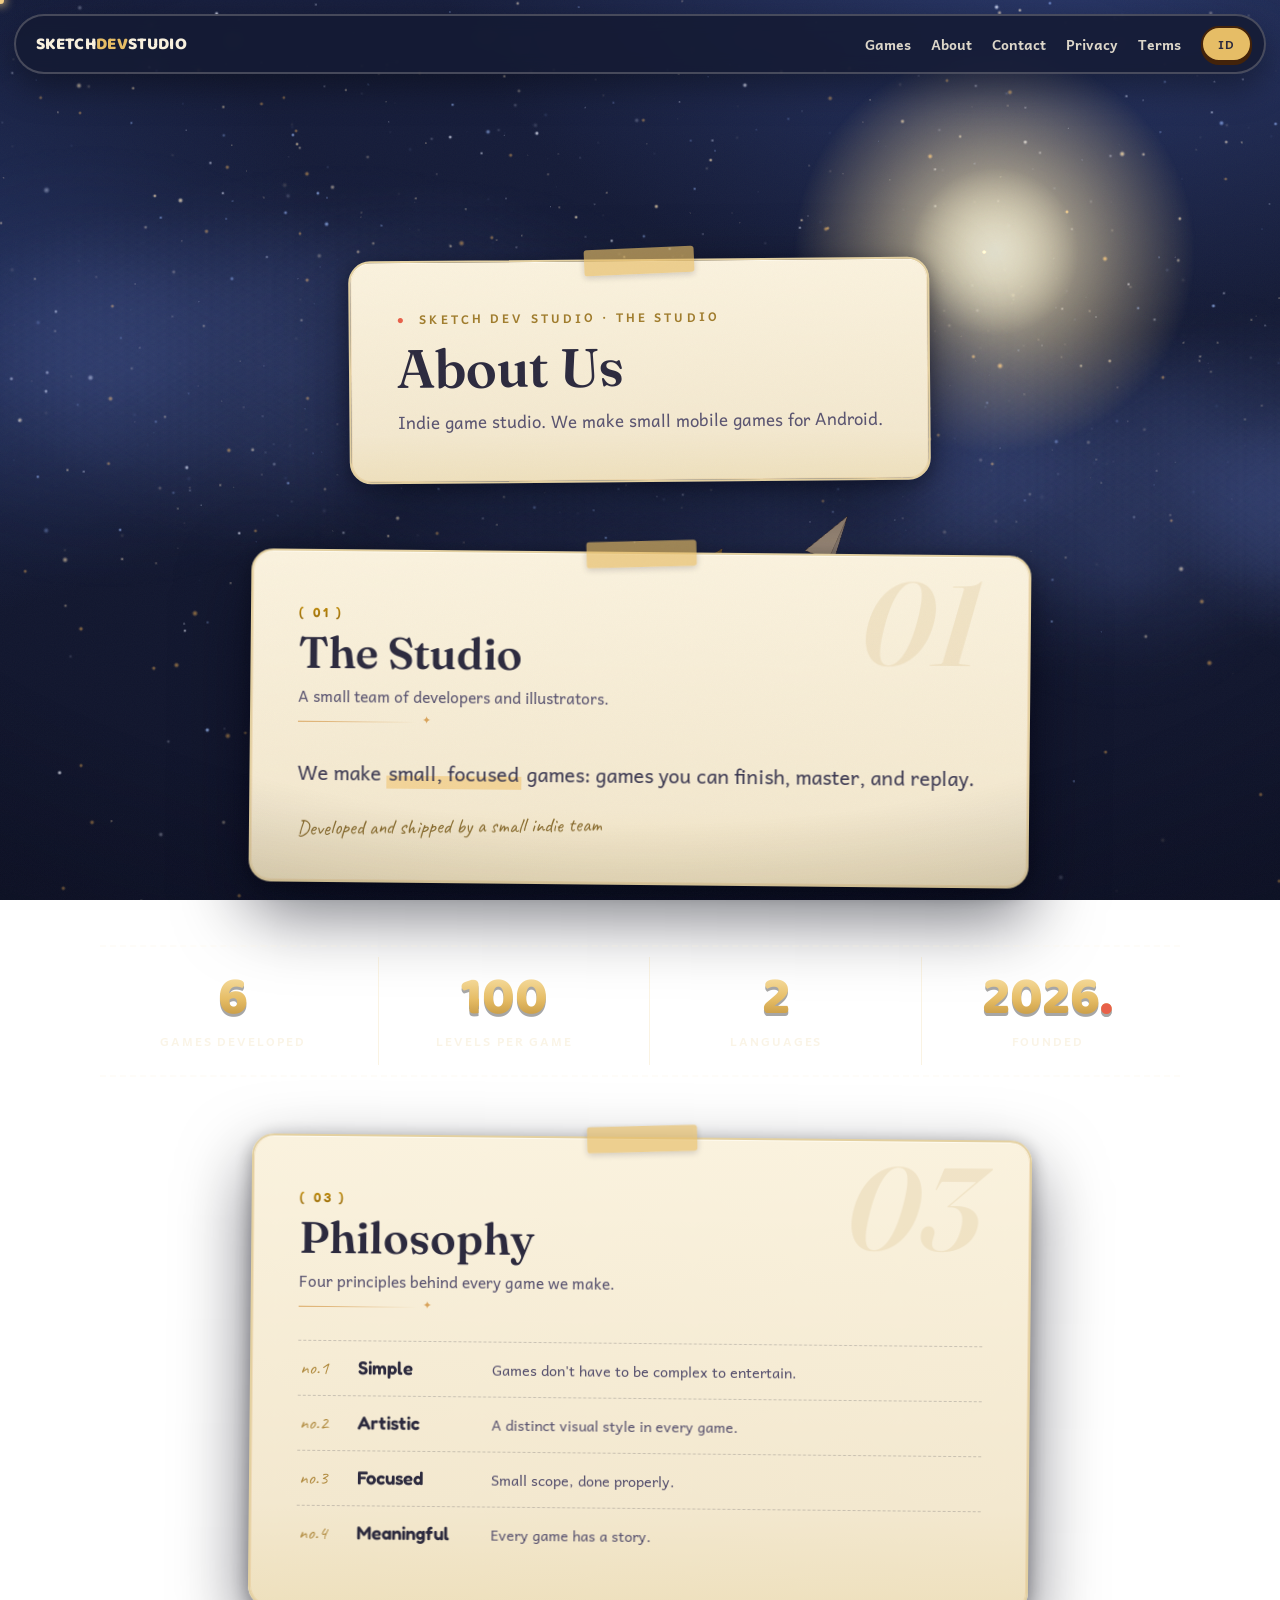
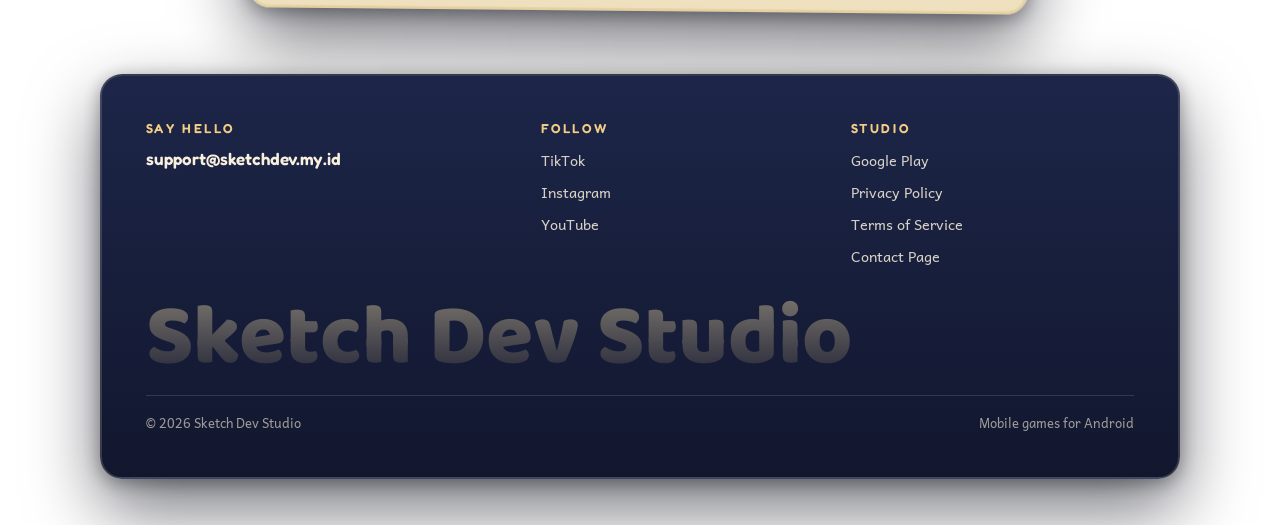
<file: about/index.html>
<!DOCTYPE html>
<html lang="en">
<head>
<meta charset="utf-8">
<meta name="viewport" content="width=device-width, initial-scale=1">
<title>About | Sketch Dev Studio</title>
<meta name="description" content="Sketch Dev Studio is an indie game studio making mobile games for Android: Letter Rain, Letter Snake, Numerik Crisis, Number Rain, Number Snake, Meowdoku.">
<link rel="icon" type="image/png" sizes="32x32" href="/favicon-32.png">
<link rel="apple-touch-icon" href="/apple-touch-icon.png">
<link rel="preconnect" href="https://fonts.googleapis.com">
<link rel="preconnect" href="https://fonts.gstatic.com" crossorigin>
<link href="https://fonts.googleapis.com/css2?family=Andika:ital,wght@0,400;0,700;1,400&family=Baloo+2:wght@600;700;800&family=Caveat:wght@600;700&family=Fredoka:wght@500;600;700&family=Fraunces:ital,opsz,wght@0,9..144,600;0,9..144,700;1,9..144,500;1,9..144,600&display=swap" rel="stylesheet">
<link rel="stylesheet" href="/assets/site.css?v=12">
<script type="importmap">
{ "imports": { "three": "/vendor/three.module.min.js" } }
</script>
</head>
<body>
<div id="loader" aria-hidden="true">
  <div class="ld-mark">
    <svg width="64" height="52" viewBox="0 0 54 44"><path class="ld-trail" d="M6 6 L26 15 L10 16 L28 24 L12 26 L30 33" stroke="#e6bd66" stroke-width="5" stroke-linecap="round" fill="none"/><path class="ld-star" d="M40 12 l3.2 6.6 7.3 1 -5.3 5.1 1.3 7.2 -6.5 -3.5 -6.5 3.5 1.3 -7.2 -5.3 -5.1 7.3 -1 Z" fill="#f2cd85" stroke="#43230a" stroke-width="2" stroke-linejoin="round"/></svg>
    <div class="ld-word">SKETCH <b>DEV</b> STUDIO</div>
    <div class="ld-bar"><span></span></div>
  </div>
</div>
<noscript><style>#loader{display:none}</style></noscript>
<div id="scene" aria-hidden="true"></div>
<div id="cursorDot" aria-hidden="true"></div>
<div id="cursorRing" aria-hidden="true"></div>

<div id="stars" aria-hidden="true"></div>
<div class="moon" aria-hidden="true"></div>
<div class="cloud" aria-hidden="true" style="top:16%;width:420px;height:120px;animation-duration:95s"></div>
<div class="cloud" aria-hidden="true" style="top:58%;width:520px;height:150px;animation-duration:140s;animation-delay:-60s"></div>
<div class="comet" aria-hidden="true"></div>

<nav>
  <a class="logo" href="/">SKETCH<em>DEV</em>STUDIO</a>
  <div class="links">
    <a href="/games" data-en="Games" data-id="Game">Games</a>
    <a href="/about" data-en="About" data-id="Tentang">About</a>
    <a href="/contact" class="keep" data-en="Contact" data-id="Kontak">Contact</a>
    <a href="/privacy" data-en="Privacy" data-id="Privasi">Privacy</a>
    <a href="/terms" data-en="Terms" data-id="Ketentuan">Terms</a>
    <button id="langBtn" title="Switch language">ID</button>
  </div>
</nav>
<div id="app">

<header class="subhero">
  <div class="panel subhero-card">
    <div class="tape"></div>
    <div class="hero-kicker"><b>●</b>&nbsp; <span data-en="Sketch Dev Studio · The Studio" data-id="Sketch Dev Studio · Studionya">Sketch Dev Studio · The Studio</span></div>
    <h1 data-en="About Us" data-id="Tentang Kami">About Us</h1>
    <p class="sub" data-en="Indie game studio. We make small mobile games for Android." data-id="Studio game indie. Kami membuat game mobile untuk Android.">Indie game studio. We make small mobile games for Android.</p>
  </div>
</header>


<main>
<section id="about">
  <div class="panel tilt-r narrow rv">
    <div class="tape"></div>
    <div class="sec-head">
      <span class="no">( 01 )</span>
      <span class="ghost" aria-hidden="true">01</span>
      <h2 data-en="The Studio" data-id="Studionya">The Studio</h2>
      <p data-en="A small team of developers and illustrators." data-id="Tim kecil berisi developer dan ilustrator.">A small team of developers and illustrators.</p>
    </div>
    <p class="manifesto">We make <span class="hl">small, focused</span> games: games you can finish, master, and replay.</p>
    <div class="mani-note" data-en="Developed and shipped by a small indie team" data-id="Dikembangkan dan dirilis oleh tim indie kecil">Developed and shipped by a small indie team</div>
  </div>
</section>



<section class="auto">
  <div class="stats rv">
    <div class="stat"><div class="num">6</div><div class="lab" data-en="Games developed" data-id="Game dikembangkan">Games developed</div></div>
    <div class="stat"><div class="num">100</div><div class="lab" data-en="Levels per game" data-id="Level per game">Levels per game</div></div>
    <div class="stat"><div class="num">2</div><div class="lab" data-en="Languages" data-id="Bahasa">Languages</div></div>
    <div class="stat"><div class="num">2026<em>.</em></div><div class="lab" data-en="Founded" data-id="Berdiri sejak">Founded</div></div>
  </div>
</section>

<section id="philosophy">
  <div class="panel tilt-r narrow rv">
    <div class="tape"></div>
    <div class="sec-head">
      <span class="no">( 03 )</span>
      <span class="ghost" aria-hidden="true">03</span>
      <h2 data-en="Philosophy" data-id="Filosofi">Philosophy</h2>
      <p data-en="Four principles behind every game we make." data-id="Empat prinsip di balik setiap game yang kami buat.">Four principles behind every game we make.</p>
    </div>
    <div class="phil-row"><span class="n">no.1</span><h3 data-en="Simple" data-id="Sederhana">Simple</h3><p data-en="Games don't have to be complex to entertain." data-id="Game tidak harus rumit untuk menghibur.">Games don't have to be complex to entertain.</p></div>
    <div class="phil-row"><span class="n">no.2</span><h3 data-en="Artistic" data-id="Artistik">Artistic</h3><p data-en="A distinct visual style in every game." data-id="Gaya visual khas di setiap game.">A distinct visual style in every game.</p></div>
    <div class="phil-row"><span class="n">no.3</span><h3 data-en="Focused" data-id="Fokus">Focused</h3><p data-en="Small scope, done properly." data-id="Cakupan kecil, dikerjakan dengan benar.">Small scope, done properly.</p></div>
    <div class="phil-row"><span class="n">no.4</span><h3 data-en="Meaningful" data-id="Bermakna">Meaningful</h3><p data-en="Every game has a story." data-id="Setiap game punya cerita.">Every game has a story.</p></div>
  </div>
</section>

</main>

</div>
<footer id="contact">
  <div class="panel foot-panel rv">
    <div class="foot-grid">
      <div class="col">
        <h4 data-en="Say hello" data-id="Sapa kami">Say hello</h4>
        <a class="foot-mail" href="mailto:support@sketchdev.my.id">support@sketchdev.my.id</a>
      </div>
      <div class="col">
        <h4 data-en="Follow" data-id="Ikuti">Follow</h4>
        <a href="https://www.tiktok.com/@sketch.dev.studio" target="_blank" rel="noopener">TikTok</a>
        <a href="https://www.instagram.com/sketch.dev.studio" target="_blank" rel="noopener">Instagram</a>
        <a href="https://www.youtube.com/@sketchdevstudio" target="_blank" rel="noopener">YouTube</a>
      </div>
      <div class="col">
        <h4 data-en="Studio" data-id="Studio">Studio</h4>
        <a href="https://play.google.com/store/apps/developer?id=Sketch+Dev+Studio" target="_blank" rel="noopener">Google Play</a>
        <a href="/privacy" data-en="Privacy Policy" data-id="Kebijakan Privasi">Privacy Policy</a>
        <a href="/terms" data-en="Terms of Service" data-id="Syarat Layanan">Terms of Service</a>
        <a href="/contact" data-en="Contact Page" data-id="Halaman Kontak">Contact Page</a>
      </div>
    </div>
    <div class="foot-mega" aria-hidden="true">Sketch Dev Studio</div>
    <div class="foot-base">
      <span>© 2026 Sketch Dev Studio</span>
      <span data-en="Mobile games for Android" data-id="Game mobile untuk Android">Mobile games for Android</span>
    </div>
  </div>
</footer>

<nav class="bottom-nav" aria-label="Mobile">
  <a class="tab" data-key="home" aria-label="Home" href="/"><svg viewBox="0 0 24 24"><path d="M3 9.5 12 3l9 6.5"/><path d="M5 10v10h14V10"/><path d="M9.5 20v-6h5v6"/></svg><span data-en="Home" data-id="Beranda">Home</span></a>
  <a class="tab" data-key="games" aria-label="Games" href="/games"><svg viewBox="0 0 24 24"><rect x="2.5" y="7" width="19" height="11" rx="5.5"/><path d="M7.5 10.8v3.4M5.8 12.5h3.4"/><circle cx="15.8" cy="11.6" r=".7" fill="currentColor" stroke="none"/><circle cx="17.9" cy="13.9" r=".7" fill="currentColor" stroke="none"/></svg><span data-en="Games" data-id="Game">Games</span></a>
  <a class="tab" data-key="about" aria-label="About" href="/about"><svg viewBox="0 0 24 24"><circle cx="12" cy="8" r="3.6"/><path d="M5 20c1.2-3.4 3.8-5 7-5s5.8 1.6 7 5"/></svg><span data-en="About" data-id="Tentang">About</span></a>
  <a class="tab" data-key="contact" aria-label="Contact" href="/contact"><svg viewBox="0 0 24 24"><rect x="3" y="5.5" width="18" height="13" rx="2"/><path d="m3.5 7.2 8.5 6 8.5-6"/></svg><span data-en="Contact" data-id="Kontak">Contact</span></a>
  <button type="button" class="tab" id="menuBtn" data-key="menu" aria-label="Menu"><svg viewBox="0 0 24 24"><path d="M4 7h16M4 12h16M4 17h16"/></svg><span>Menu</span></button>
</nav>
<div class="sheet-backdrop" id="sheetBackdrop"></div>
<div class="sheet" id="moreSheet" aria-hidden="true">
  <a class="sheet-row" href="/privacy"><svg viewBox="0 0 24 24"><path d="M12 3l7 2.5V11c0 4.6-2.9 8.1-7 9.6C7.9 19.1 5 15.6 5 11V5.5Z"/><circle cx="12" cy="10.3" r="1.5"/><path d="M12 11.8v2.7"/></svg><span data-en="Privacy Policy" data-id="Kebijakan Privasi">Privacy Policy</span></a>
  <a class="sheet-row" href="/terms"><svg viewBox="0 0 24 24"><path d="M6.5 3h7L18.5 8v13h-12Z"/><path d="M13.5 3v5h5"/><path d="M9.3 12.5h5.4M9.3 16h5.4"/></svg><span data-en="Terms of Service" data-id="Syarat Layanan">Terms of Service</span></a>
  <div class="sheet-row sheet-lang"><svg viewBox="0 0 24 24"><circle cx="12" cy="12" r="8.5"/><path d="M3.5 12h17"/><path d="M12 3.5c2.4 2.3 3.6 5.2 3.6 8.5s-1.2 6.2-3.6 8.5c-2.4-2.3-3.6-5.2-3.6-8.5S9.6 5.8 12 3.5Z"/></svg><span data-en="Language" data-id="Bahasa">Language</span>
    <span class="lang-pills"><button type="button" class="lpill" data-l="en">EN</button><button type="button" class="lpill" data-l="id">ID</button></span>
  </div>
</div>
<script src="/assets/site.js?v=9"></script>
<script type="module">
import { initWorld } from '/assets/world.js?v=6';
const w = initWorld({ variant: 'parked' });
if (w) window.__worldSetVariant = w.setVariant;
</script>
</body>
</html>
</file>
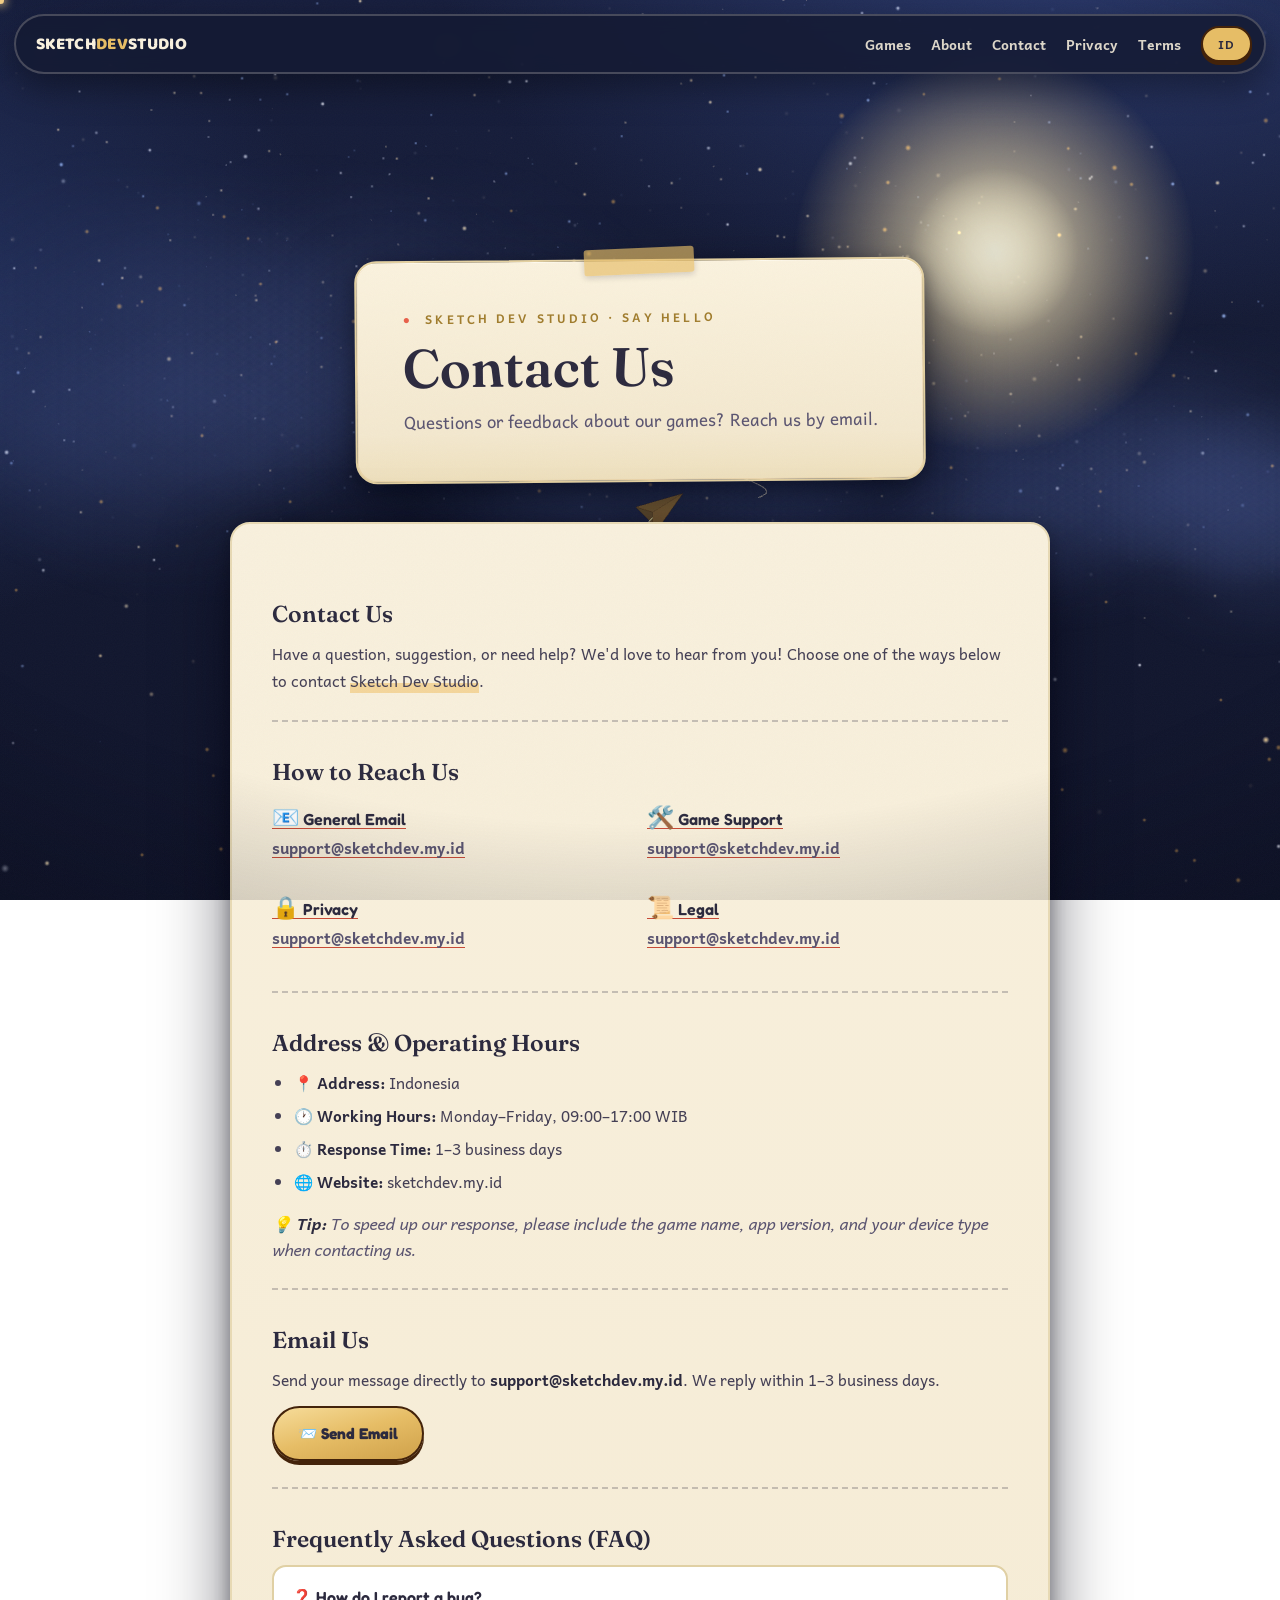
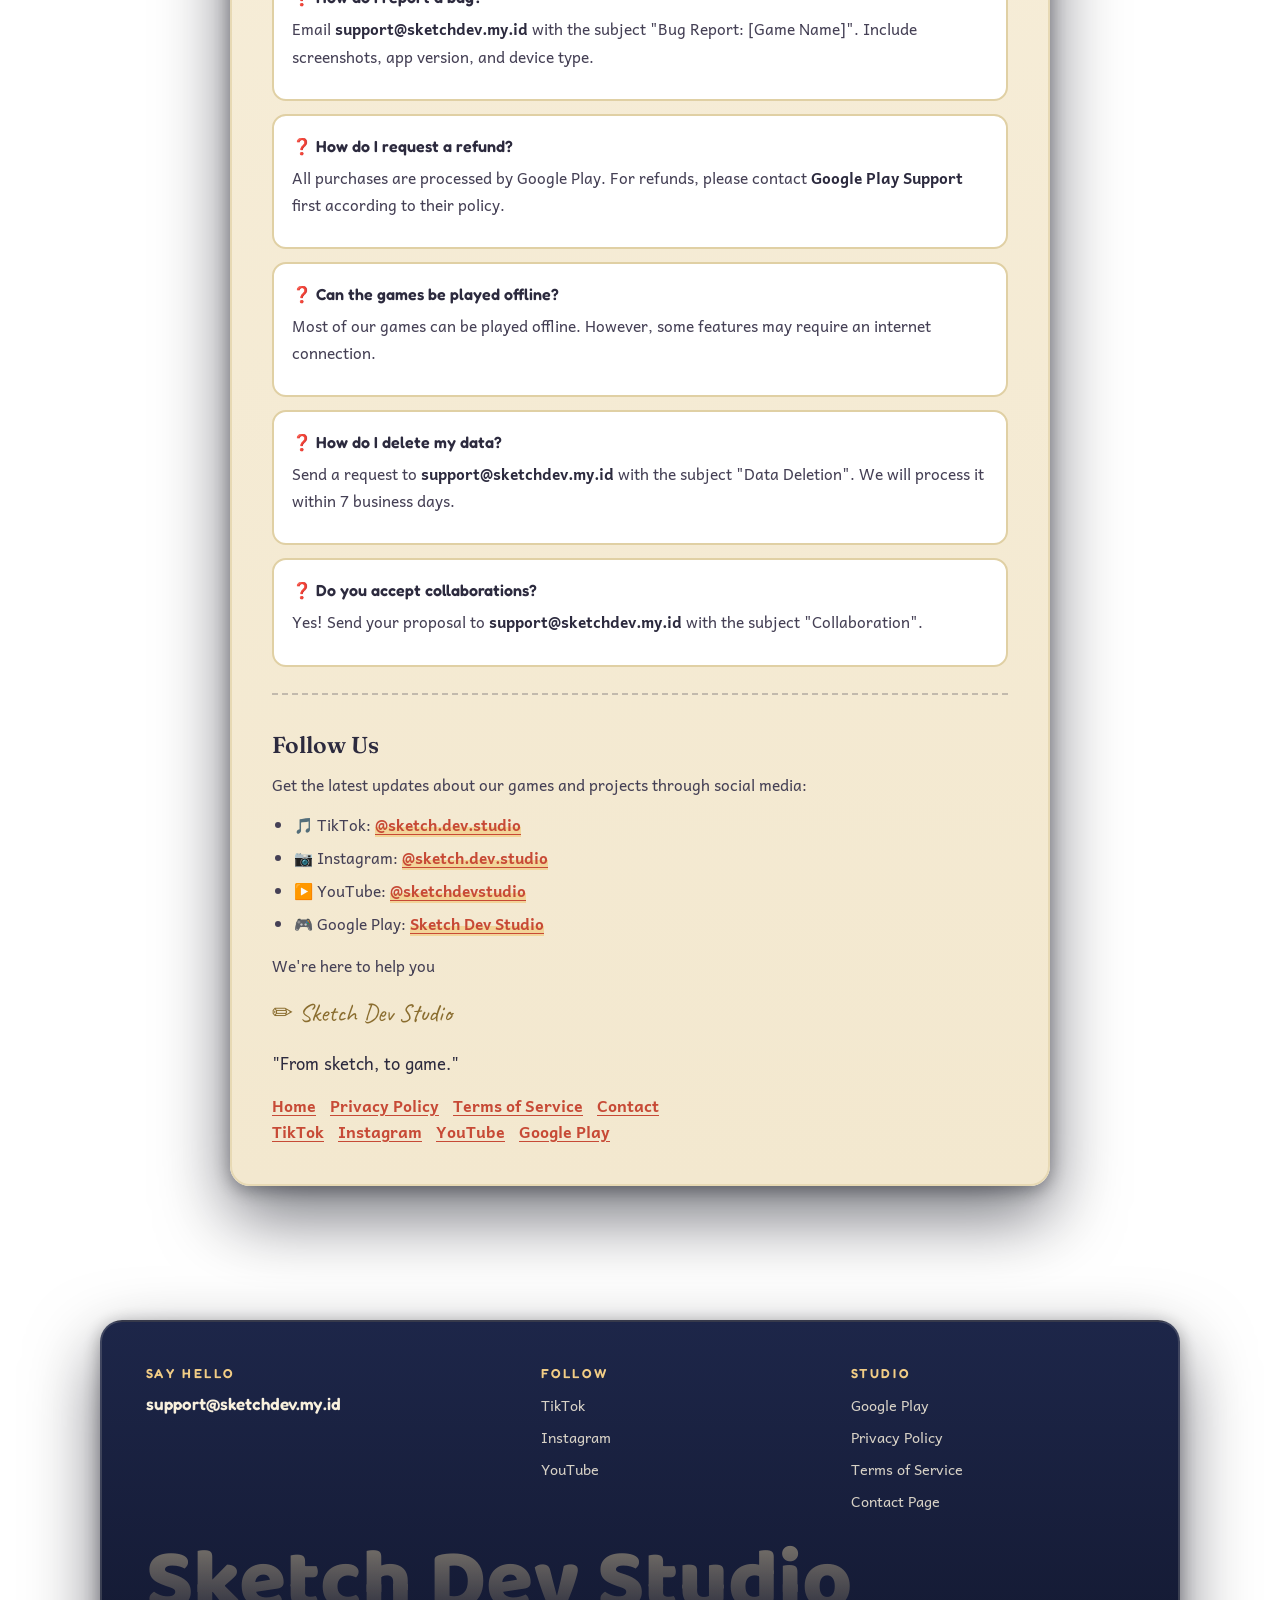
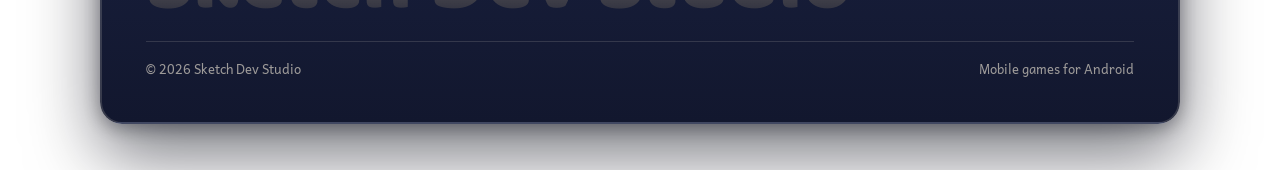
<file: contact/index.html>
<!DOCTYPE html>
<html lang="en">
<head>
<meta charset="utf-8">
<meta name="viewport" content="width=device-width, initial-scale=1">
<title>Contact | Sketch Dev Studio</title>
<link rel="icon" type="image/png" sizes="32x32" href="/favicon-32.png">
<link rel="apple-touch-icon" href="/apple-touch-icon.png">
<link rel="preconnect" href="https://fonts.googleapis.com">
<link rel="preconnect" href="https://fonts.gstatic.com" crossorigin>
<link href="https://fonts.googleapis.com/css2?family=Andika:ital,wght@0,400;0,700;1,400&family=Baloo+2:wght@600;700;800&family=Caveat:wght@600;700&family=Fredoka:wght@500;600;700&family=Fraunces:ital,opsz,wght@0,9..144,600;0,9..144,700;1,9..144,500;1,9..144,600&display=swap" rel="stylesheet">
<link rel="stylesheet" href="/assets/site.css?v=12">
<script type="importmap">
{ "imports": { "three": "/vendor/three.module.min.js" } }
</script>
</head>
<body>
<div id="loader" aria-hidden="true">
  <div class="ld-mark">
    <svg width="64" height="52" viewBox="0 0 54 44"><path class="ld-trail" d="M6 6 L26 15 L10 16 L28 24 L12 26 L30 33" stroke="#e6bd66" stroke-width="5" stroke-linecap="round" fill="none"/><path class="ld-star" d="M40 12 l3.2 6.6 7.3 1 -5.3 5.1 1.3 7.2 -6.5 -3.5 -6.5 3.5 1.3 -7.2 -5.3 -5.1 7.3 -1 Z" fill="#f2cd85" stroke="#43230a" stroke-width="2" stroke-linejoin="round"/></svg>
    <div class="ld-word">SKETCH <b>DEV</b> STUDIO</div>
    <div class="ld-bar"><span></span></div>
  </div>
</div>
<noscript><style>#loader{display:none}</style></noscript>
<div id="scene" aria-hidden="true"></div>
<div id="cursorDot" aria-hidden="true"></div>
<div id="cursorRing" aria-hidden="true"></div>

<div id="stars" aria-hidden="true"></div>
<div class="moon" aria-hidden="true"></div>
<div class="cloud" aria-hidden="true" style="top:16%;width:420px;height:120px;animation-duration:95s"></div>
<div class="comet" aria-hidden="true"></div>
<nav>
  <a class="logo" href="/">SKETCH<em>DEV</em>STUDIO</a>
  <div class="links">
    <a href="/games" data-en="Games" data-id="Game">Games</a>
    <a href="/about" data-en="About" data-id="Tentang">About</a>
    <a href="/contact" class="keep" data-en="Contact" data-id="Kontak">Contact</a>
    <a href="/privacy" data-en="Privacy" data-id="Privasi">Privacy</a>
    <a href="/terms" data-en="Terms" data-id="Ketentuan">Terms</a>
    <button id="langBtn" title="Switch language">ID</button>
  </div>
</nav>
<div id="app">

<header class="subhero">
  <div class="panel subhero-card">
    <div class="tape"></div>
    <div class="hero-kicker"><b>●</b>&nbsp; <span data-en="Sketch Dev Studio · Say Hello" data-id="Sketch Dev Studio · Sapa Kami">Sketch Dev Studio · Say Hello</span></div>
    <h1 data-en="Contact Us" data-id="Hubungi Kami">Contact Us</h1>
    <p class="sub" data-en="Questions or feedback about our games? Reach us by email." data-id="Pertanyaan atau masukan tentang game kami? Hubungi kami lewat email.">Questions or feedback about our games? Send us a message.</p>
  </div>
</header>

<main class="doc">
  <div class="doc-card">
<div class="lang-section" id="lang-id">
<h2>Hubungi Kami</h1>

    <p>
      Ada pertanyaan, saran, atau butuh bantuan? Kami senang
      mendengar dari Anda! Pilih salah satu cara di bawah ini
      untuk menghubungi <span class="highlight">Sketch Dev Studio</span>.
    </p>

    <div class="sketch-divider"></div>

    <h2>Cara Menghubungi</h2>

    <div class="contact-grid">
      <a href="mailto:support@sketchdev.my.id" class="contact-card">
        <span class="contact-icon">📧</span>
        <span class="contact-title">Email Umum</span>
        <p class="contact-value">support@sketchdev.my.id</p>
      </a>

      <a href="mailto:support@sketchdev.my.id" class="contact-card">
        <span class="contact-icon">🛠️</span>
        <span class="contact-title">Dukungan Game</span>
        <p class="contact-value">support@sketchdev.my.id</p>
      </a>

      <a href="mailto:support@sketchdev.my.id" class="contact-card">
        <span class="contact-icon">🔒</span>
        <span class="contact-title">Privasi</span>
        <p class="contact-value">support@sketchdev.my.id</p>
      </a>

      <a href="mailto:support@sketchdev.my.id" class="contact-card">
        <span class="contact-icon">📜</span>
        <span class="contact-title">Legal</span>
        <p class="contact-value">support@sketchdev.my.id</p>
      </a>
    </div>

    <div class="sketch-divider"></div>

    <h2>Alamat & Jam Operasional</h2>
    <ul>
      <li>📍 <strong>Alamat:</strong> Indonesia</li>
      <li>🕐 <strong>Jam Kerja:</strong> Senin–Jumat, 09.00–17.00 WIB</li>
      <li>⏱️ <strong>Waktu Respons:</strong> 1–3 hari kerja</li>
      <li>🌐 <strong>Website:</strong> sketchdev.my.id</li>
    </ul>

    <div class="note">
      <strong>💡 Tips:</strong>
      Untuk mempercepat respons, sertakan nama game, versi
      aplikasi, dan jenis perangkat Anda saat menghubungi kami.
    </div>

    <div class="sketch-divider"></div>

    <h2>Email Kami</h2>
    <p>
      Kirim pesan langsung ke <strong>support@sketchdev.my.id</strong>.
      Kami membalas dalam 1–3 hari kerja.
    </p>
    <p>
      <a class="btn" href="mailto:support@sketchdev.my.id">📨 Kirim Email</a>
    </p>

    <div class="sketch-divider"></div>

    <h2>Pertanyaan yang Sering Diajukan (FAQ)</h2>

    <div class="faq-item">
      <span class="faq-q">❓ Bagaimana cara melaporkan bug?</span>
      <p class="faq-a">
        Kirim email ke <strong>support@sketchdev.my.id</strong> dengan
        judul "Bug Report: [Nama Game]". Sertakan screenshot,
        versi aplikasi, dan jenis perangkat.
      </p>
    </div>

    <div class="faq-item">
      <span class="faq-q">❓ Bagaimana cara meminta pengembalian dana?</span>
      <p class="faq-a">
        Semua pembelian diproses oleh Google Play. Untuk
        pengembalian dana, hubungi <strong>Google Play Support</strong>
        terlebih dahulu sesuai kebijakan mereka.
      </p>
    </div>

    <div class="faq-item">
      <span class="faq-q">❓ Apakah game bisa dimainkan offline?</span>
      <p class="faq-a">
        Sebagian besar game kami bisa dimainkan offline. Namun
        beberapa fitur mungkin memerlukan koneksi internet.
      </p>
    </div>

    <div class="faq-item">
      <span class="faq-q">❓ Bagaimana cara menghapus data saya?</span>
      <p class="faq-a">
        Kirim permintaan ke <strong>support@sketchdev.my.id</strong>
        dengan subjek "Hapus Data". Kami akan memproses dalam
        7 hari kerja.
      </p>
    </div>

    <div class="faq-item">
      <span class="faq-q">❓ Apakah kalian menerima kerja sama?</span>
      <p class="faq-a">
        Ya! Kirim proposal ke <strong>support@sketchdev.my.id</strong>
        dengan subjek "Kerja Sama".
      </p>
    </div>

    <div class="sketch-divider"></div>

    <h2>Ikuti Kami</h2>
    <p>
      Dapatkan update terbaru tentang game dan proyek kami
      melalui media sosial:
    </p>
    <ul>
      <li>🎵 TikTok: <a href="https://www.tiktok.com/@sketch.dev.studio" target="_blank" rel="noopener" class="highlight">@sketch.dev.studio</a></li>
      <li>📷 Instagram: <a href="https://www.instagram.com/sketch.dev.studio" target="_blank" rel="noopener" class="highlight">@sketch.dev.studio</a></li>
      <li>▶️ YouTube: <a href="https://www.youtube.com/@sketchdevstudio" target="_blank" rel="noopener" class="highlight">@sketchdevstudio</a></li>
      <li>🎮 Google Play: <a href="https://play.google.com/store/apps/developer?id=Sketch+Dev+Studio" target="_blank" rel="noopener" class="highlight">Sketch Dev Studio</a></li>
    </ul>

    <div class="footer">
      <p>Kami siap membantu Anda</p>
      <p class="signature">✏ Sketch Dev Studio</p>
      <p style="margin-top:12px; font-size:1.05rem; color:var(--text-faint);">"Dari goresan, jadi game."</p>
    
      <div class="footer-links">
        <a href="./">Beranda</a>
        <a href="privacy">Kebijakan Privasi</a>
        <a href="terms">Syarat & Ketentuan</a>
        <a href="contact">Kontak</a>
      </div>
      <div class="social-links">
        <a href="https://www.tiktok.com/@sketch.dev.studio" target="_blank" rel="noopener">TikTok</a>
        <a href="https://www.instagram.com/sketch.dev.studio" target="_blank" rel="noopener">Instagram</a>
        <a href="https://www.youtube.com/@sketchdevstudio" target="_blank" rel="noopener">YouTube</a>
        <a href="https://play.google.com/store/apps/developer?id=Sketch+Dev+Studio" target="_blank" rel="noopener">Google Play</a>
      </div>
    </div>
</div>
<div class="lang-section active" id="lang-en">
<h2>Contact Us</h1>

    <p>
      Have a question, suggestion, or need help? We'd love to
      hear from you! Choose one of the ways below to contact
      <span class="highlight">Sketch Dev Studio</span>.
    </p>

    <div class="sketch-divider"></div>

    <h2>How to Reach Us</h2>

    <div class="contact-grid">
      <a href="mailto:support@sketchdev.my.id" class="contact-card">
        <span class="contact-icon">📧</span>
        <span class="contact-title">General Email</span>
        <p class="contact-value">support@sketchdev.my.id</p>
      </a>

      <a href="mailto:support@sketchdev.my.id" class="contact-card">
        <span class="contact-icon">🛠️</span>
        <span class="contact-title">Game Support</span>
        <p class="contact-value">support@sketchdev.my.id</p>
      </a>

      <a href="mailto:support@sketchdev.my.id" class="contact-card">
        <span class="contact-icon">🔒</span>
        <span class="contact-title">Privacy</span>
        <p class="contact-value">support@sketchdev.my.id</p>
      </a>

      <a href="mailto:support@sketchdev.my.id" class="contact-card">
        <span class="contact-icon">📜</span>
        <span class="contact-title">Legal</span>
        <p class="contact-value">support@sketchdev.my.id</p>
      </a>
    </div>

    <div class="sketch-divider"></div>

    <h2>Address & Operating Hours</h2>
    <ul>
      <li>📍 <strong>Address:</strong> Indonesia</li>
      <li>🕐 <strong>Working Hours:</strong> Monday–Friday, 09:00–17:00 WIB</li>
      <li>⏱️ <strong>Response Time:</strong> 1–3 business days</li>
      <li>🌐 <strong>Website:</strong> sketchdev.my.id</li>
    </ul>

    <div class="note">
      <strong>💡 Tip:</strong>
      To speed up our response, please include the game name,
      app version, and your device type when contacting us.
    </div>

    <div class="sketch-divider"></div>

    <h2>Email Us</h2>
    <p>
      Send your message directly to <strong>support@sketchdev.my.id</strong>.
      We reply within 1–3 business days.
    </p>
    <p>
      <a class="btn" href="mailto:support@sketchdev.my.id">📨 Send Email</a>
    </p>

    <div class="sketch-divider"></div>

    <h2>Frequently Asked Questions (FAQ)</h2>

    <div class="faq-item">
      <span class="faq-q">❓ How do I report a bug?</span>
      <p class="faq-a">
        Email <strong>support@sketchdev.my.id</strong> with the subject
        "Bug Report: [Game Name]". Include screenshots, app version,
        and device type.
      </p>
    </div>

    <div class="faq-item">
      <span class="faq-q">❓ How do I request a refund?</span>
      <p class="faq-a">
        All purchases are processed by Google Play. For refunds,
        please contact <strong>Google Play Support</strong> first
        according to their policy.
      </p>
    </div>

    <div class="faq-item">
      <span class="faq-q">❓ Can the games be played offline?</span>
      <p class="faq-a">
        Most of our games can be played offline. However, some
        features may require an internet connection.
      </p>
    </div>

    <div class="faq-item">
      <span class="faq-q">❓ How do I delete my data?</span>
      <p class="faq-a">
        Send a request to <strong>support@sketchdev.my.id</strong>
        with the subject "Data Deletion". We will process it
        within 7 business days.
      </p>
    </div>

    <div class="faq-item">
      <span class="faq-q">❓ Do you accept collaborations?</span>
      <p class="faq-a">
        Yes! Send your proposal to <strong>support@sketchdev.my.id</strong>
        with the subject "Collaboration".
      </p>
    </div>

    <div class="sketch-divider"></div>

    <h2>Follow Us</h2>
    <p>
      Get the latest updates about our games and projects
      through social media:
    </p>
    <ul>
      <li>🎵 TikTok: <a href="https://www.tiktok.com/@sketch.dev.studio" target="_blank" rel="noopener" class="highlight">@sketch.dev.studio</a></li>
      <li>📷 Instagram: <a href="https://www.instagram.com/sketch.dev.studio" target="_blank" rel="noopener" class="highlight">@sketch.dev.studio</a></li>
      <li>▶️ YouTube: <a href="https://www.youtube.com/@sketchdevstudio" target="_blank" rel="noopener" class="highlight">@sketchdevstudio</a></li>
      <li>🎮 Google Play: <a href="https://play.google.com/store/apps/developer?id=Sketch+Dev+Studio" target="_blank" rel="noopener" class="highlight">Sketch Dev Studio</a></li>
    </ul>

    <div class="footer">
      <p>We're here to help you</p>
      <p class="signature">✏ Sketch Dev Studio</p>
      <p style="margin-top:12px; font-size:1.05rem; color:var(--text-faint);">"From sketch, to game."</p>
    
      <div class="footer-links">
        <a href="./">Home</a>
        <a href="privacy">Privacy Policy</a>
        <a href="terms">Terms of Service</a>
        <a href="contact">Contact</a>
      </div>
      <div class="social-links">
        <a href="https://www.tiktok.com/@sketch.dev.studio" target="_blank" rel="noopener">TikTok</a>
        <a href="https://www.instagram.com/sketch.dev.studio" target="_blank" rel="noopener">Instagram</a>
        <a href="https://www.youtube.com/@sketchdevstudio" target="_blank" rel="noopener">YouTube</a>
        <a href="https://play.google.com/store/apps/developer?id=Sketch+Dev+Studio" target="_blank" rel="noopener">Google Play</a>
      </div>
    </div>
</div>
  </div>
</main>

</div>
<footer id="contact">
  <div class="panel foot-panel">
    <div class="tape"></div>
    <div class="foot-grid">
      <div class="col">
        <h4 data-en="Say hello" data-id="Sapa kami">Say hello</h4>
        <a class="foot-mail" href="mailto:support@sketchdev.my.id">support@sketchdev.my.id</a>
      </div>
      <div class="col">
        <h4 data-en="Follow" data-id="Ikuti">Follow</h4>
        <a href="https://www.tiktok.com/@sketch.dev.studio" target="_blank" rel="noopener">TikTok</a>
        <a href="https://www.instagram.com/sketch.dev.studio" target="_blank" rel="noopener">Instagram</a>
        <a href="https://www.youtube.com/@sketchdevstudio" target="_blank" rel="noopener">YouTube</a>
      </div>
      <div class="col">
        <h4 data-en="Studio" data-id="Studio">Studio</h4>
        <a href="https://play.google.com/store/apps/developer?id=Sketch+Dev+Studio" target="_blank" rel="noopener">Google Play</a>
        <a href="/privacy" data-en="Privacy Policy" data-id="Kebijakan Privasi">Privacy Policy</a>
        <a href="/terms" data-en="Terms of Service" data-id="Syarat Layanan">Terms of Service</a>
        <a href="/contact" data-en="Contact Page" data-id="Halaman Kontak">Contact Page</a>
      </div>
    </div>
    <div class="foot-mega" aria-hidden="true">Sketch Dev Studio</div>
    <div class="foot-base">
      <span>© 2026 Sketch Dev Studio</span>
      <span data-en="Mobile games for Android" data-id="Game mobile untuk Android">Mobile games for Android</span>
    </div>
  </div>
</footer>

<nav class="bottom-nav" aria-label="Mobile">
  <a class="tab" data-key="home" aria-label="Home" href="/"><svg viewBox="0 0 24 24"><path d="M3 9.5 12 3l9 6.5"/><path d="M5 10v10h14V10"/><path d="M9.5 20v-6h5v6"/></svg><span data-en="Home" data-id="Beranda">Home</span></a>
  <a class="tab" data-key="games" aria-label="Games" href="/games"><svg viewBox="0 0 24 24"><rect x="2.5" y="7" width="19" height="11" rx="5.5"/><path d="M7.5 10.8v3.4M5.8 12.5h3.4"/><circle cx="15.8" cy="11.6" r=".7" fill="currentColor" stroke="none"/><circle cx="17.9" cy="13.9" r=".7" fill="currentColor" stroke="none"/></svg><span data-en="Games" data-id="Game">Games</span></a>
  <a class="tab" data-key="about" aria-label="About" href="/about"><svg viewBox="0 0 24 24"><circle cx="12" cy="8" r="3.6"/><path d="M5 20c1.2-3.4 3.8-5 7-5s5.8 1.6 7 5"/></svg><span data-en="About" data-id="Tentang">About</span></a>
  <a class="tab" data-key="contact" aria-label="Contact" href="/contact"><svg viewBox="0 0 24 24"><rect x="3" y="5.5" width="18" height="13" rx="2"/><path d="m3.5 7.2 8.5 6 8.5-6"/></svg><span data-en="Contact" data-id="Kontak">Contact</span></a>
  <button type="button" class="tab" id="menuBtn" data-key="menu" aria-label="Menu"><svg viewBox="0 0 24 24"><path d="M4 7h16M4 12h16M4 17h16"/></svg><span>Menu</span></button>
</nav>
<div class="sheet-backdrop" id="sheetBackdrop"></div>
<div class="sheet" id="moreSheet" aria-hidden="true">
  <a class="sheet-row" href="/privacy"><svg viewBox="0 0 24 24"><path d="M12 3l7 2.5V11c0 4.6-2.9 8.1-7 9.6C7.9 19.1 5 15.6 5 11V5.5Z"/><circle cx="12" cy="10.3" r="1.5"/><path d="M12 11.8v2.7"/></svg><span data-en="Privacy Policy" data-id="Kebijakan Privasi">Privacy Policy</span></a>
  <a class="sheet-row" href="/terms"><svg viewBox="0 0 24 24"><path d="M6.5 3h7L18.5 8v13h-12Z"/><path d="M13.5 3v5h5"/><path d="M9.3 12.5h5.4M9.3 16h5.4"/></svg><span data-en="Terms of Service" data-id="Syarat Layanan">Terms of Service</span></a>
  <div class="sheet-row sheet-lang"><svg viewBox="0 0 24 24"><circle cx="12" cy="12" r="8.5"/><path d="M3.5 12h17"/><path d="M12 3.5c2.4 2.3 3.6 5.2 3.6 8.5s-1.2 6.2-3.6 8.5c-2.4-2.3-3.6-5.2-3.6-8.5S9.6 5.8 12 3.5Z"/></svg><span data-en="Language" data-id="Bahasa">Language</span>
    <span class="lang-pills"><button type="button" class="lpill" data-l="en">EN</button><button type="button" class="lpill" data-l="id">ID</button></span>
  </div>
</div>
<script src="/assets/site.js?v=9"></script>
<script type="module">
import { initWorld } from '/assets/world.js?v=6';
const w = initWorld({ variant: 'parked' });
if (w) window.__worldSetVariant = w.setVariant;
</script>
</body>
</html>
</file>
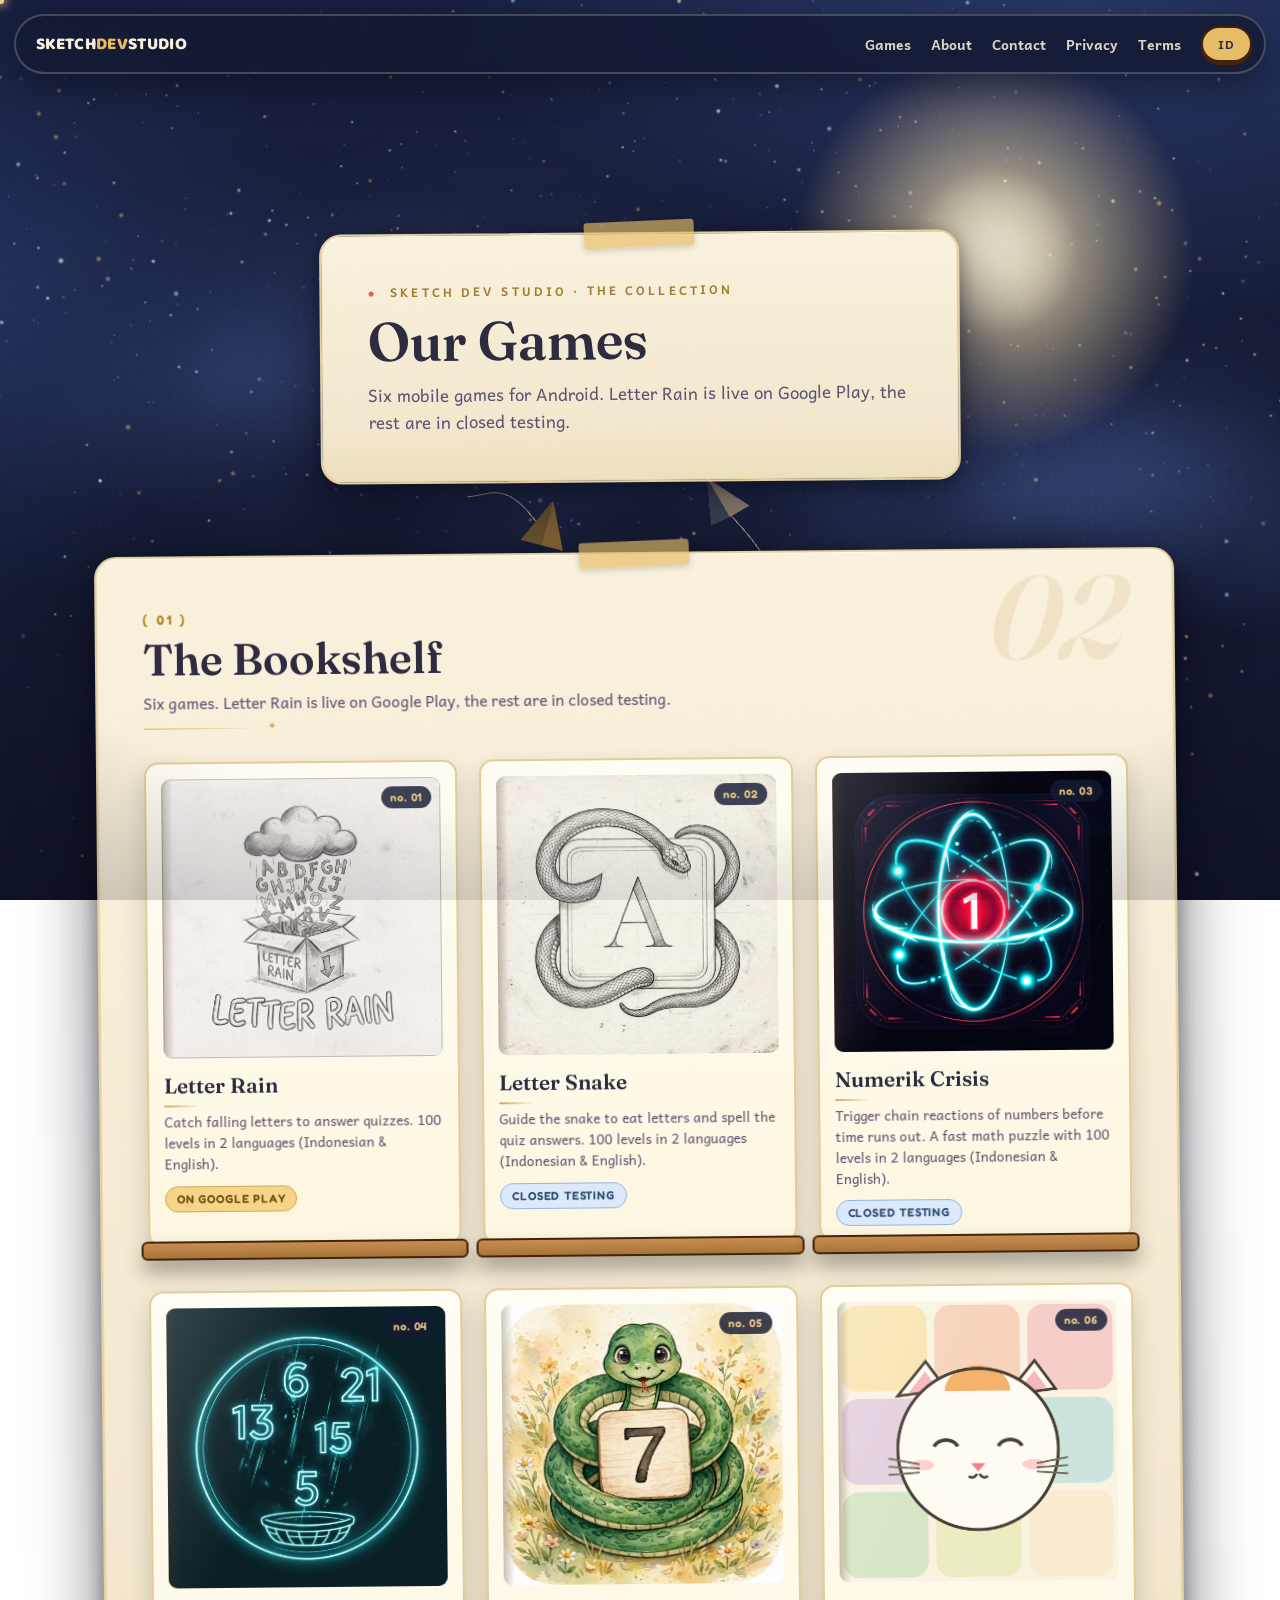
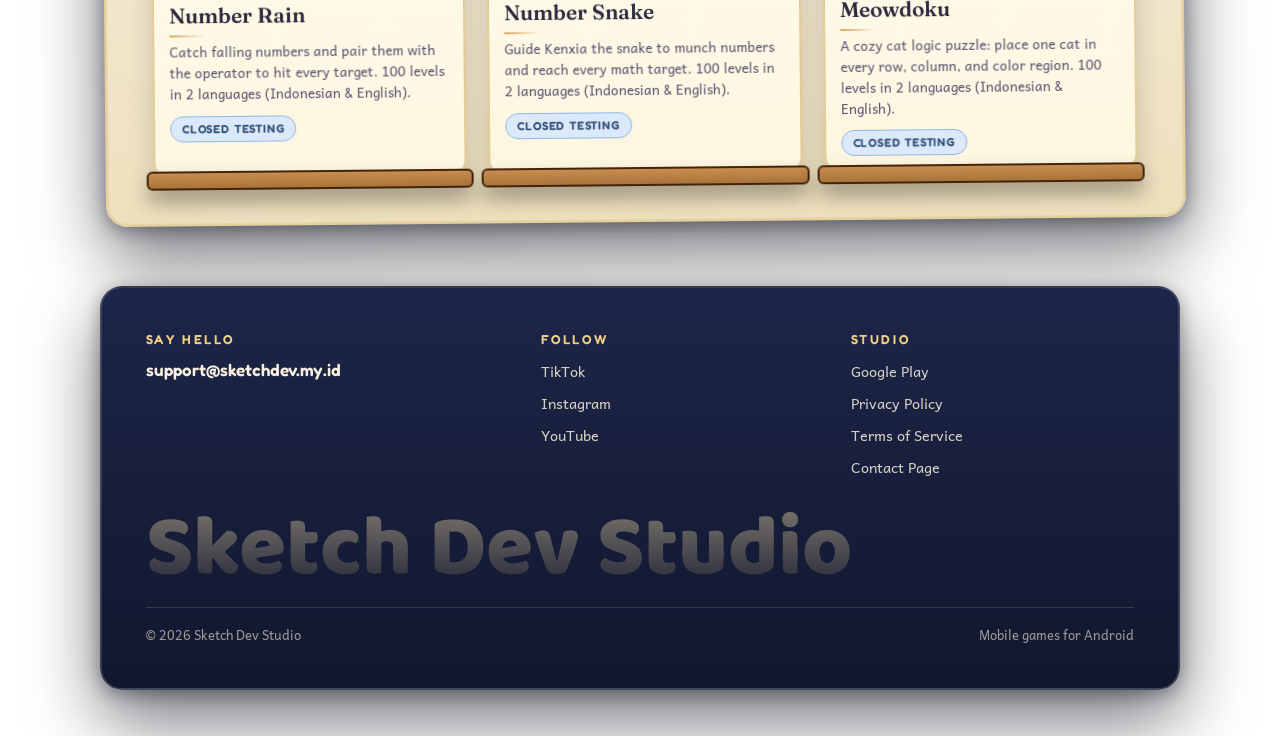
<file: games/index.html>
<!DOCTYPE html>
<html lang="en">
<head>
<meta charset="utf-8">
<meta name="viewport" content="width=device-width, initial-scale=1">
<title>Games | Sketch Dev Studio</title>
<meta name="description" content="The games of Sketch Dev Studio: Letter Rain, Letter Snake, Numerik Crisis, Number Rain, Number Snake, and Meowdoku. Mobile games for Android, 100 levels each.">
<link rel="icon" type="image/png" sizes="32x32" href="/favicon-32.png">
<link rel="apple-touch-icon" href="/apple-touch-icon.png">
<link rel="preconnect" href="https://fonts.googleapis.com">
<link rel="preconnect" href="https://fonts.gstatic.com" crossorigin>
<link href="https://fonts.googleapis.com/css2?family=Andika:ital,wght@0,400;0,700;1,400&family=Baloo+2:wght@600;700;800&family=Caveat:wght@600;700&family=Fredoka:wght@500;600;700&family=Fraunces:ital,opsz,wght@0,9..144,600;0,9..144,700;1,9..144,500;1,9..144,600&display=swap" rel="stylesheet">
<link rel="stylesheet" href="/assets/site.css?v=12">
<script type="importmap">
{ "imports": { "three": "/vendor/three.module.min.js" } }
</script>
</head>
<body>
<div id="loader" aria-hidden="true">
  <div class="ld-mark">
    <svg width="64" height="52" viewBox="0 0 54 44"><path class="ld-trail" d="M6 6 L26 15 L10 16 L28 24 L12 26 L30 33" stroke="#e6bd66" stroke-width="5" stroke-linecap="round" fill="none"/><path class="ld-star" d="M40 12 l3.2 6.6 7.3 1 -5.3 5.1 1.3 7.2 -6.5 -3.5 -6.5 3.5 1.3 -7.2 -5.3 -5.1 7.3 -1 Z" fill="#f2cd85" stroke="#43230a" stroke-width="2" stroke-linejoin="round"/></svg>
    <div class="ld-word">SKETCH <b>DEV</b> STUDIO</div>
    <div class="ld-bar"><span></span></div>
  </div>
</div>
<noscript><style>#loader{display:none}</style></noscript>
<div id="scene" aria-hidden="true"></div>
<div id="cursorDot" aria-hidden="true"></div>
<div id="cursorRing" aria-hidden="true"></div>

<div id="stars" aria-hidden="true"></div>
<div class="moon" aria-hidden="true"></div>
<div class="cloud" aria-hidden="true" style="top:16%;width:420px;height:120px;animation-duration:95s"></div>
<div class="cloud" aria-hidden="true" style="top:58%;width:520px;height:150px;animation-duration:140s;animation-delay:-60s"></div>
<div class="comet" aria-hidden="true"></div>

<nav>
  <a class="logo" href="/">SKETCH<em>DEV</em>STUDIO</a>
  <div class="links">
    <a href="/games" data-en="Games" data-id="Game">Games</a>
    <a href="/about" data-en="About" data-id="Tentang">About</a>
    <a href="/contact" class="keep" data-en="Contact" data-id="Kontak">Contact</a>
    <a href="/privacy" data-en="Privacy" data-id="Privasi">Privacy</a>
    <a href="/terms" data-en="Terms" data-id="Ketentuan">Terms</a>
    <button id="langBtn" title="Switch language">ID</button>
  </div>
</nav>
<div id="app">

<header class="subhero">
  <div class="panel subhero-card">
    <div class="tape"></div>
    <div class="hero-kicker"><b>●</b>&nbsp; <span data-en="Sketch Dev Studio · The Collection" data-id="Sketch Dev Studio · Koleksinya">Sketch Dev Studio · The Collection</span></div>
    <h1 data-en="Our Games" data-id="Game Kami">Our Games</h1>
    <p class="sub" data-en="Six mobile games for Android. Letter Rain is live on Google Play, the rest are in closed testing." data-id="Enam game mobile untuk Android. Letter Rain sudah tayang di Google Play, sisanya dalam pengujian tertutup.">Six mobile games for Android. Letter Rain is live on Google Play, the rest are in closed testing.</p>
  </div>
</header>


<main>
<section id="games">
  <div class="panel tilt-l rv">
    <div class="tape"></div>
    <div class="sec-head">
      <span class="no">( 01 )</span>
      <span class="ghost" aria-hidden="true">02</span>
      <h2 data-en="The Bookshelf" data-id="Rak Bukunya">The Bookshelf</h2>
      <p data-en="Six games. Letter Rain is live on Google Play, the rest are in closed testing." data-id="Enam game. Letter Rain sudah tayang di Google Play, sisanya dalam pengujian tertutup.">Six games. Letter Rain is live on Google Play, the rest are in closed testing.</p>
    </div>
    <div class="books">
      <a class="book" href="https://play.google.com/store/apps/details?id=id.my.sketchdev.letterrain" target="_blank" rel="noopener">
        <span class="cover"><img src="/images/letter-rain-icon.png" alt="Letter Rain cover"><span class="idx">no. 01</span></span>
        <h3>Letter Rain</h3>
        <p class="meta" data-en="Catch falling letters to answer quizzes. 100 levels in 2 languages (Indonesian &amp; English)." data-id="Tangkap huruf yang jatuh untuk menjawab kuis. 100 level dalam 2 bahasa (Indonesia &amp; Inggris).">Catch falling letters to answer quizzes. 100 levels in 2 languages (Indonesian &amp; English).</p>
        <span class="pill live" data-en="On Google Play" data-id="Di Google Play">On Google Play</span>
      </a>
      <div class="book">
        <span class="cover"><img src="/images/letter-snake-icon.png" alt="Letter Snake cover"><span class="idx">no. 02</span></span>
        <h3>Letter Snake</h3>
        <p class="meta" data-en="Guide the snake to eat letters and spell the quiz answers. 100 levels in 2 languages (Indonesian &amp; English)." data-id="Arahkan ular memakan huruf untuk mengeja jawaban kuis. 100 level dalam 2 bahasa (Indonesia &amp; Inggris).">Guide the snake to eat letters and spell the quiz answers. 100 levels in 2 languages (Indonesian &amp; English).</p>
        <span class="pill" data-en="Closed Testing" data-id="Pengujian Tertutup">Closed Testing</span>
      </div>
      <div class="book">
        <span class="cover"><img src="/images/numerik-crisis-icon.png" alt="Numerik Crisis cover"><span class="idx">no. 03</span></span>
        <h3>Numerik Crisis</h3>
        <p class="meta" data-en="Trigger chain reactions of numbers before time runs out. A fast math puzzle with 100 levels in 2 languages (Indonesian &amp; English)." data-id="Picu reaksi berantai angka sebelum waktu habis. Puzzle matematika cepat dengan 100 level dalam 2 bahasa (Indonesia &amp; Inggris).">Trigger chain reactions of numbers before time runs out. A fast math puzzle with 100 levels in 2 languages (Indonesian &amp; English).</p>
        <span class="pill" data-en="Closed Testing" data-id="Pengujian Tertutup">Closed Testing</span>
      </div>
      <div class="book">
        <span class="cover"><img src="/images/number-rain-icon.png" alt="Number Rain cover"><span class="idx">no. 04</span></span>
        <h3>Number Rain</h3>
        <p class="meta" data-en="Catch falling numbers and pair them with the operator to hit every target. 100 levels in 2 languages (Indonesian &amp; English)." data-id="Tangkap angka yang jatuh dan pasangkan dengan operator untuk mencapai semua target. 100 level dalam 2 bahasa (Indonesia &amp; Inggris).">Catch falling numbers and pair them with the operator to hit every target. 100 levels in 2 languages (Indonesian &amp; English).</p>
        <span class="pill" data-en="Closed Testing" data-id="Pengujian Tertutup">Closed Testing</span>
      </div>
      <div class="book">
        <span class="cover"><img src="/images/number-snake-icon.png" alt="Number Snake cover"><span class="idx">no. 05</span></span>
        <h3>Number Snake</h3>
        <p class="meta" data-en="Guide Kenxia the snake to munch numbers and reach every math target. 100 levels in 2 languages (Indonesian &amp; English)." data-id="Arahkan Kenxia si ular memakan angka untuk mencapai target hitungan. 100 level dalam 2 bahasa (Indonesia &amp; Inggris).">Guide Kenxia the snake to munch numbers and reach every math target. 100 levels in 2 languages (Indonesian &amp; English).</p>
        <span class="pill" data-en="Closed Testing" data-id="Pengujian Tertutup">Closed Testing</span>
      </div>
      <div class="book">
        <span class="cover"><img src="/images/meowdoku-icon.png" alt="Meowdoku cover"><span class="idx">no. 06</span></span>
        <h3>Meowdoku</h3>
        <p class="meta" data-en="A cozy cat logic puzzle: place one cat in every row, column, and color region. 100 levels in 2 languages (Indonesian &amp; English)." data-id="Teka-teki logika kucing yang nyaman: tempatkan satu kucing di setiap baris, kolom, dan wilayah warna. 100 level dalam 2 bahasa (Indonesia &amp; Inggris).">A cozy cat logic puzzle: place one cat in every row, column, and color region. 100 levels in 2 languages (Indonesian &amp; English).</p>
        <span class="pill" data-en="Closed Testing" data-id="Pengujian Tertutup">Closed Testing</span>
      </div>
    </div>
  </div>
</section>
</main>

</div>
<footer id="contact">
  <div class="panel foot-panel rv">
    <div class="foot-grid">
      <div class="col">
        <h4 data-en="Say hello" data-id="Sapa kami">Say hello</h4>
        <a class="foot-mail" href="mailto:support@sketchdev.my.id">support@sketchdev.my.id</a>
      </div>
      <div class="col">
        <h4 data-en="Follow" data-id="Ikuti">Follow</h4>
        <a href="https://www.tiktok.com/@sketch.dev.studio" target="_blank" rel="noopener">TikTok</a>
        <a href="https://www.instagram.com/sketch.dev.studio" target="_blank" rel="noopener">Instagram</a>
        <a href="https://www.youtube.com/@sketchdevstudio" target="_blank" rel="noopener">YouTube</a>
      </div>
      <div class="col">
        <h4 data-en="Studio" data-id="Studio">Studio</h4>
        <a href="https://play.google.com/store/apps/developer?id=Sketch+Dev+Studio" target="_blank" rel="noopener">Google Play</a>
        <a href="/privacy" data-en="Privacy Policy" data-id="Kebijakan Privasi">Privacy Policy</a>
        <a href="/terms" data-en="Terms of Service" data-id="Syarat Layanan">Terms of Service</a>
        <a href="/contact" data-en="Contact Page" data-id="Halaman Kontak">Contact Page</a>
      </div>
    </div>
    <div class="foot-mega" aria-hidden="true">Sketch Dev Studio</div>
    <div class="foot-base">
      <span>© 2026 Sketch Dev Studio</span>
      <span data-en="Mobile games for Android" data-id="Game mobile untuk Android">Mobile games for Android</span>
    </div>
  </div>
</footer>

<nav class="bottom-nav" aria-label="Mobile">
  <a class="tab" data-key="home" aria-label="Home" href="/"><svg viewBox="0 0 24 24"><path d="M3 9.5 12 3l9 6.5"/><path d="M5 10v10h14V10"/><path d="M9.5 20v-6h5v6"/></svg><span data-en="Home" data-id="Beranda">Home</span></a>
  <a class="tab" data-key="games" aria-label="Games" href="/games"><svg viewBox="0 0 24 24"><rect x="2.5" y="7" width="19" height="11" rx="5.5"/><path d="M7.5 10.8v3.4M5.8 12.5h3.4"/><circle cx="15.8" cy="11.6" r=".7" fill="currentColor" stroke="none"/><circle cx="17.9" cy="13.9" r=".7" fill="currentColor" stroke="none"/></svg><span data-en="Games" data-id="Game">Games</span></a>
  <a class="tab" data-key="about" aria-label="About" href="/about"><svg viewBox="0 0 24 24"><circle cx="12" cy="8" r="3.6"/><path d="M5 20c1.2-3.4 3.8-5 7-5s5.8 1.6 7 5"/></svg><span data-en="About" data-id="Tentang">About</span></a>
  <a class="tab" data-key="contact" aria-label="Contact" href="/contact"><svg viewBox="0 0 24 24"><rect x="3" y="5.5" width="18" height="13" rx="2"/><path d="m3.5 7.2 8.5 6 8.5-6"/></svg><span data-en="Contact" data-id="Kontak">Contact</span></a>
  <button type="button" class="tab" id="menuBtn" data-key="menu" aria-label="Menu"><svg viewBox="0 0 24 24"><path d="M4 7h16M4 12h16M4 17h16"/></svg><span>Menu</span></button>
</nav>
<div class="sheet-backdrop" id="sheetBackdrop"></div>
<div class="sheet" id="moreSheet" aria-hidden="true">
  <a class="sheet-row" href="/privacy"><svg viewBox="0 0 24 24"><path d="M12 3l7 2.5V11c0 4.6-2.9 8.1-7 9.6C7.9 19.1 5 15.6 5 11V5.5Z"/><circle cx="12" cy="10.3" r="1.5"/><path d="M12 11.8v2.7"/></svg><span data-en="Privacy Policy" data-id="Kebijakan Privasi">Privacy Policy</span></a>
  <a class="sheet-row" href="/terms"><svg viewBox="0 0 24 24"><path d="M6.5 3h7L18.5 8v13h-12Z"/><path d="M13.5 3v5h5"/><path d="M9.3 12.5h5.4M9.3 16h5.4"/></svg><span data-en="Terms of Service" data-id="Syarat Layanan">Terms of Service</span></a>
  <div class="sheet-row sheet-lang"><svg viewBox="0 0 24 24"><circle cx="12" cy="12" r="8.5"/><path d="M3.5 12h17"/><path d="M12 3.5c2.4 2.3 3.6 5.2 3.6 8.5s-1.2 6.2-3.6 8.5c-2.4-2.3-3.6-5.2-3.6-8.5S9.6 5.8 12 3.5Z"/></svg><span data-en="Language" data-id="Bahasa">Language</span>
    <span class="lang-pills"><button type="button" class="lpill" data-l="en">EN</button><button type="button" class="lpill" data-l="id">ID</button></span>
  </div>
</div>
<script src="/assets/site.js?v=9"></script>
<script type="module">
import { initWorld } from '/assets/world.js?v=6';
const w = initWorld({ variant: 'parked' });
if (w) window.__worldSetVariant = w.setVariant;
</script>
</body>
</html>
</file>
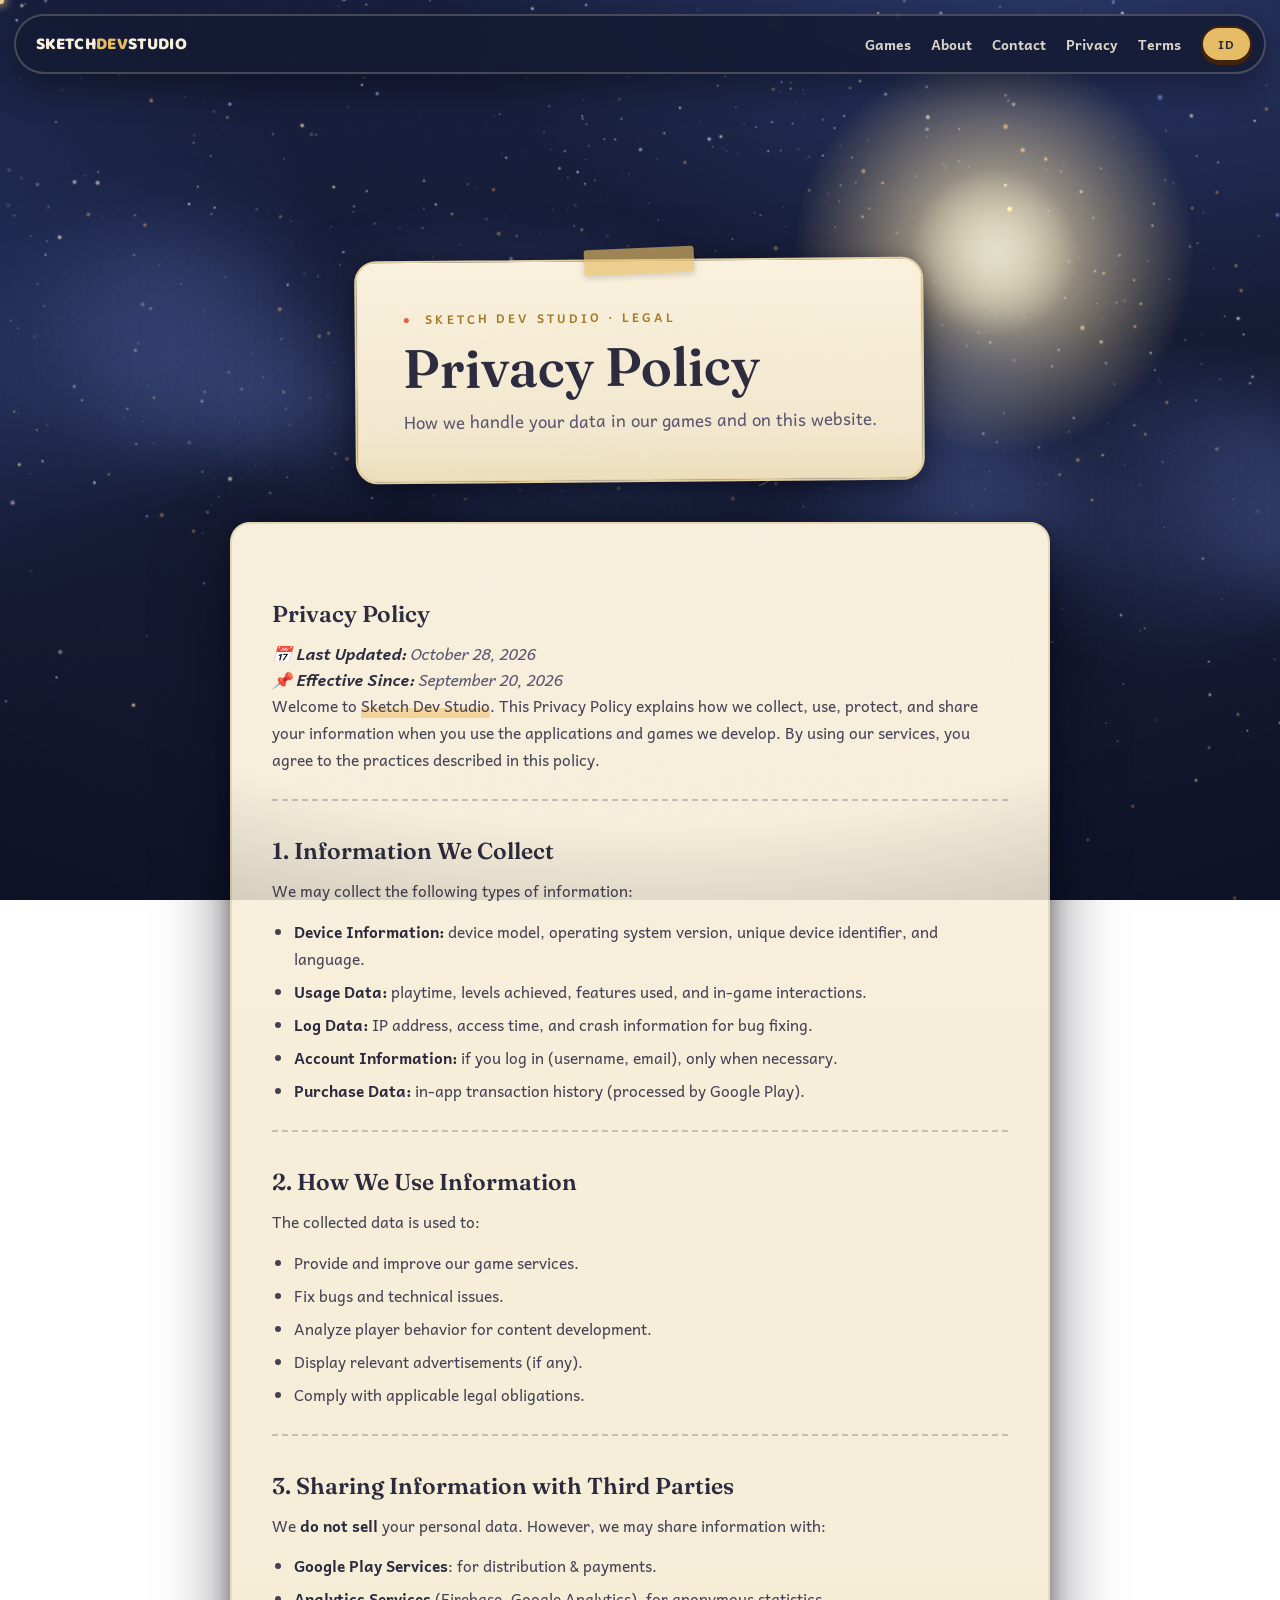
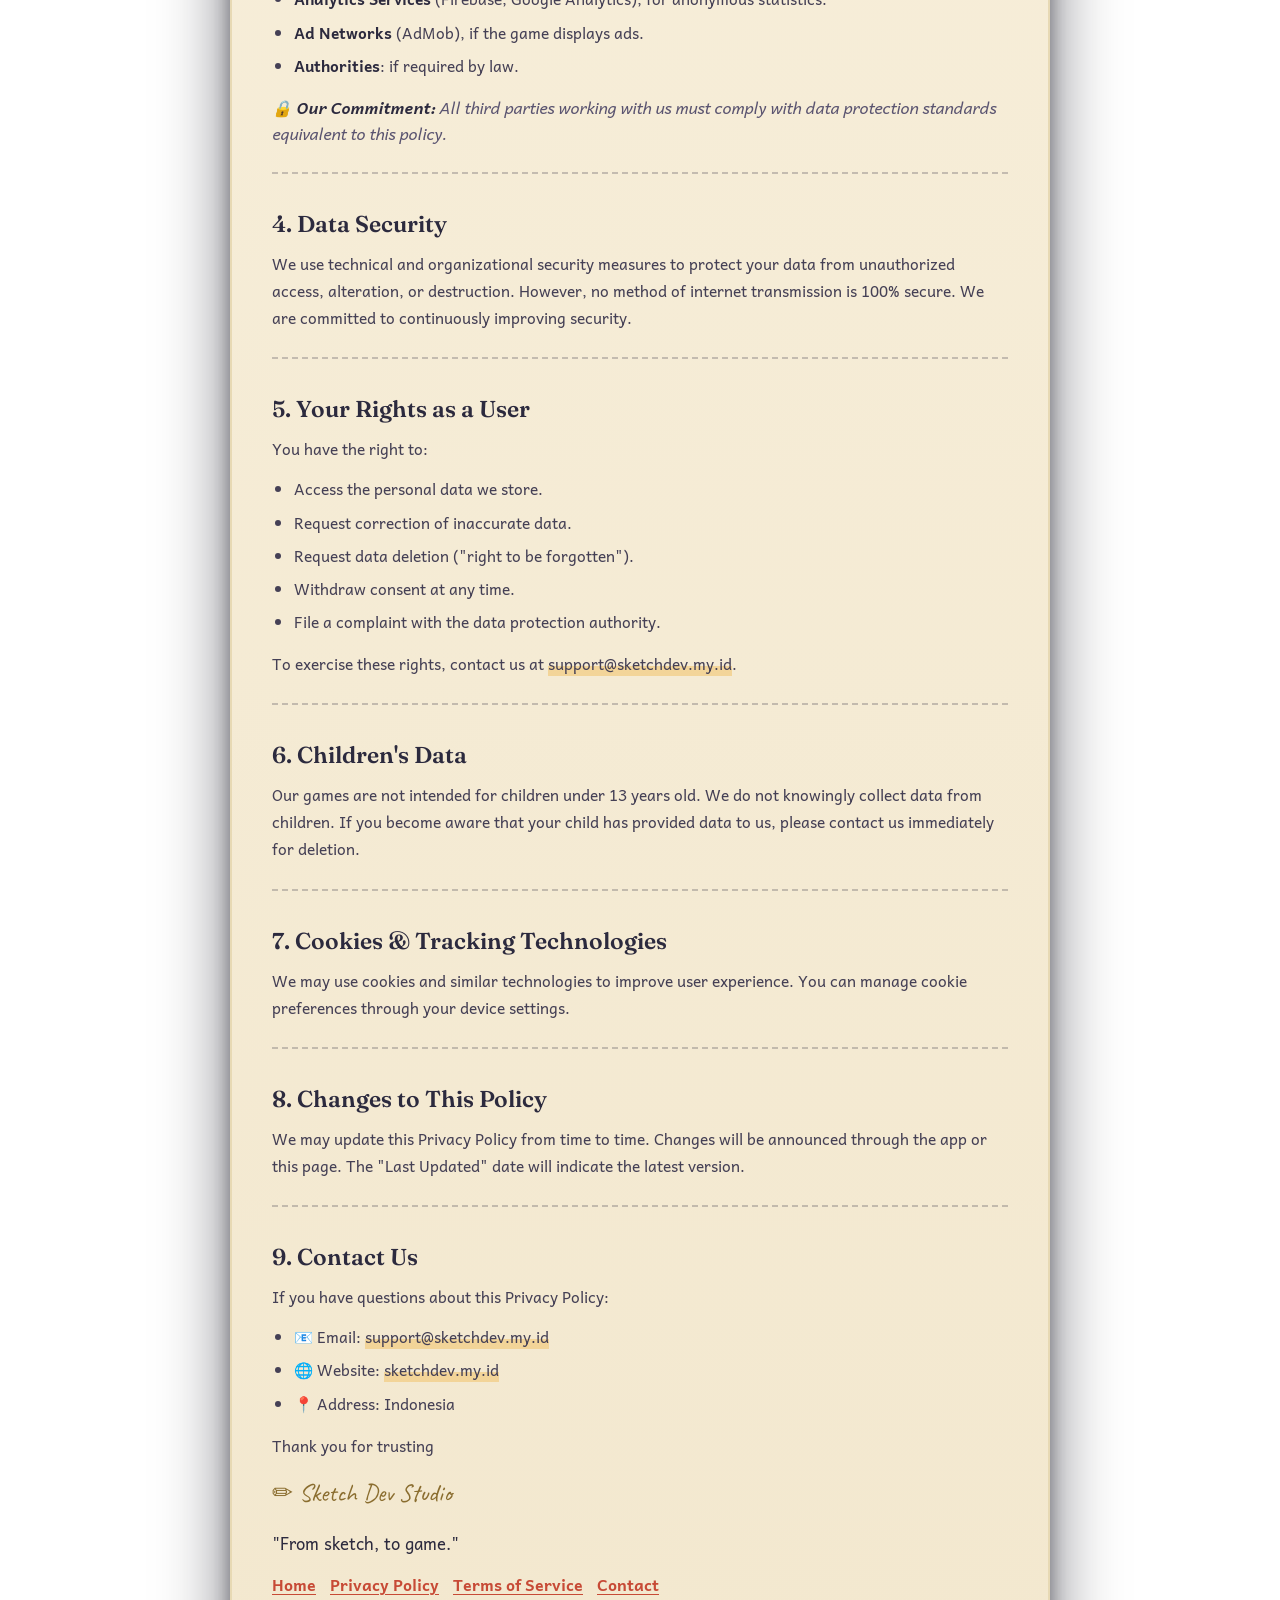
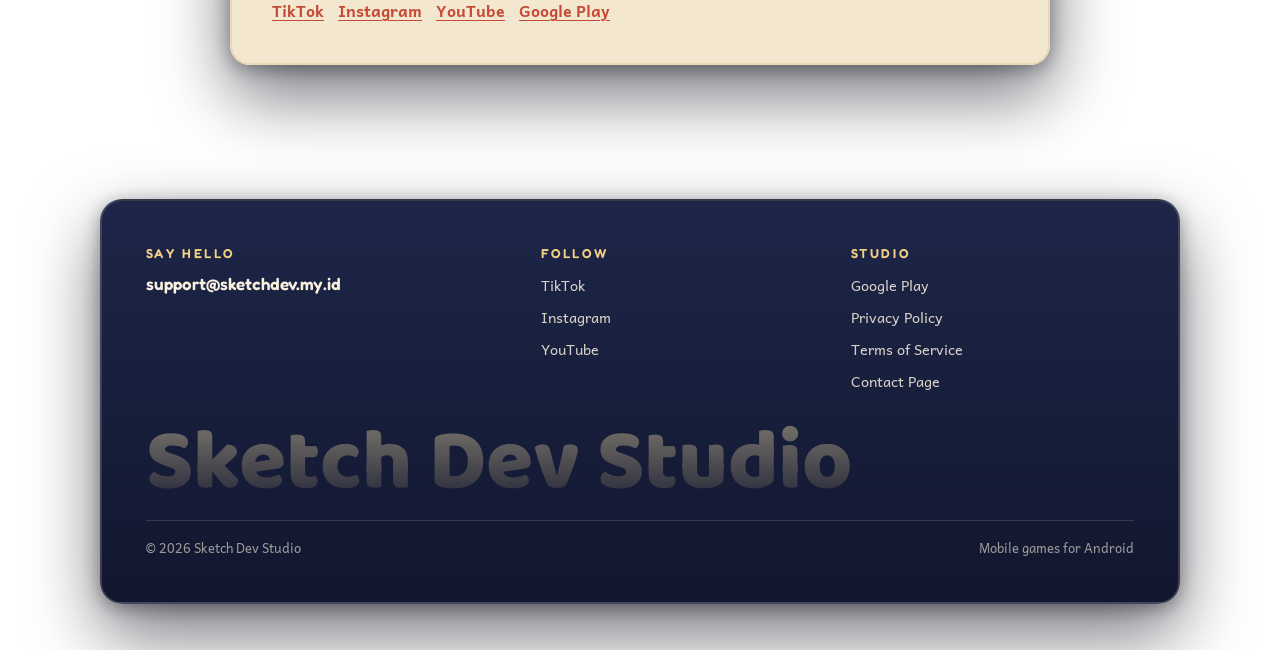
<file: privacy/index.html>
<!DOCTYPE html>
<html lang="en">
<head>
<meta charset="utf-8">
<meta name="viewport" content="width=device-width, initial-scale=1">
<title>Privacy Policy | Sketch Dev Studio</title>
<link rel="icon" type="image/png" sizes="32x32" href="/favicon-32.png">
<link rel="apple-touch-icon" href="/apple-touch-icon.png">
<link rel="preconnect" href="https://fonts.googleapis.com">
<link rel="preconnect" href="https://fonts.gstatic.com" crossorigin>
<link href="https://fonts.googleapis.com/css2?family=Andika:ital,wght@0,400;0,700;1,400&family=Baloo+2:wght@600;700;800&family=Caveat:wght@600;700&family=Fredoka:wght@500;600;700&family=Fraunces:ital,opsz,wght@0,9..144,600;0,9..144,700;1,9..144,500;1,9..144,600&display=swap" rel="stylesheet">
<link rel="stylesheet" href="/assets/site.css?v=12">
<script type="importmap">
{ "imports": { "three": "/vendor/three.module.min.js" } }
</script>
</head>
<body>
<div id="loader" aria-hidden="true">
  <div class="ld-mark">
    <svg width="64" height="52" viewBox="0 0 54 44"><path class="ld-trail" d="M6 6 L26 15 L10 16 L28 24 L12 26 L30 33" stroke="#e6bd66" stroke-width="5" stroke-linecap="round" fill="none"/><path class="ld-star" d="M40 12 l3.2 6.6 7.3 1 -5.3 5.1 1.3 7.2 -6.5 -3.5 -6.5 3.5 1.3 -7.2 -5.3 -5.1 7.3 -1 Z" fill="#f2cd85" stroke="#43230a" stroke-width="2" stroke-linejoin="round"/></svg>
    <div class="ld-word">SKETCH <b>DEV</b> STUDIO</div>
    <div class="ld-bar"><span></span></div>
  </div>
</div>
<noscript><style>#loader{display:none}</style></noscript>
<div id="scene" aria-hidden="true"></div>
<div id="cursorDot" aria-hidden="true"></div>
<div id="cursorRing" aria-hidden="true"></div>

<div id="stars" aria-hidden="true"></div>
<div class="moon" aria-hidden="true"></div>
<div class="cloud" aria-hidden="true" style="top:16%;width:420px;height:120px;animation-duration:95s"></div>
<div class="comet" aria-hidden="true"></div>
<nav>
  <a class="logo" href="/">SKETCH<em>DEV</em>STUDIO</a>
  <div class="links">
    <a href="/games" data-en="Games" data-id="Game">Games</a>
    <a href="/about" data-en="About" data-id="Tentang">About</a>
    <a href="/contact" class="keep" data-en="Contact" data-id="Kontak">Contact</a>
    <a href="/privacy" data-en="Privacy" data-id="Privasi">Privacy</a>
    <a href="/terms" data-en="Terms" data-id="Ketentuan">Terms</a>
    <button id="langBtn" title="Switch language">ID</button>
  </div>
</nav>
<div id="app">

<header class="subhero">
  <div class="panel subhero-card">
    <div class="tape"></div>
    <div class="hero-kicker"><b>●</b>&nbsp; <span data-en="Sketch Dev Studio · Legal" data-id="Sketch Dev Studio · Legal">Sketch Dev Studio · Legal</span></div>
    <h1 data-en="Privacy Policy" data-id="Kebijakan Privasi">Privacy Policy</h1>
    <p class="sub" data-en="How we handle your data in our games and on this website." data-id="Bagaimana kami menangani data Anda di game kami dan situs web ini.">How we handle your data in our games and on this website.</p>
  </div>
</header>

<main class="doc">
  <div class="doc-card">
<div class="lang-section" id="lang-id">
<h2>Kebijakan Privasi</h1>

    <div class="note">
      <strong>📅 Terakhir Diperbarui:</strong> 28 Oktober 2026<br>
      <strong>📌 Berlaku Sejak:</strong> 20 September 2026
    </div>

    <p>
      Selamat datang di <span class="highlight">Sketch Dev Studio</span>.
      Kebijakan Privasi ini menjelaskan bagaimana kami mengumpulkan,
      menggunakan, melindungi, dan membagikan informasi Anda saat
      menggunakan aplikasi dan game yang kami kembangkan. Dengan
      menggunakan layanan kami, Anda menyetujui praktik yang dijelaskan
      dalam kebijakan ini.
    </p>

    <div class="sketch-divider"></div>

    <h2>1. Informasi yang Kami Kumpulkan</h2>
    <p>Kami dapat mengumpulkan beberapa jenis informasi berikut:</p>
    <ul>
      <li><strong>Informasi Perangkat:</strong> model perangkat, versi sistem operasi, pengenal unik perangkat, dan bahasa.</li>
      <li><strong>Data Penggunaan:</strong> waktu bermain, level yang dicapai, fitur yang digunakan, dan interaksi dalam game.</li>
      <li><strong>Data Log:</strong> alamat IP, waktu akses, dan informasi crash untuk perbaikan bug.</li>
      <li><strong>Informasi Akun:</strong> jika Anda login (nama pengguna, email), hanya jika diperlukan.</li>
      <li><strong>Data Pembelian:</strong> riwayat transaksi dalam aplikasi (diproses oleh Google Play).</li>
    </ul>

    <div class="sketch-divider"></div>

    <h2>2. Cara Kami Menggunakan Informasi</h2>
    <p>Data yang dikumpulkan digunakan untuk:</p>
    <ul>
      <li>Menyediakan dan meningkatkan layanan game kami.</li>
      <li>Memperbaiki bug dan masalah teknis.</li>
      <li>Menganalisis perilaku pemain untuk pengembangan konten.</li>
      <li>Menampilkan iklan yang relevan (jika ada).</li>
      <li>Memenuhi kewajiban hukum yang berlaku.</li>
    </ul>

    <div class="sketch-divider"></div>

    <h2>3. Berbagi Informasi dengan Pihak Ketiga</h2>
    <p>Kami <strong>tidak menjual</strong> data pribadi Anda. Namun, kami dapat membagikan informasi kepada:</p>
    <ul>
      <li><strong>Google Play Services</strong>: untuk distribusi & pembayaran.</li>
      <li><strong>Layanan Analitik</strong> (Firebase, Google Analytics), untuk statistik anonim.</li>
      <li><strong>Jaringan Iklan</strong> (AdMob), jika game menampilkan iklan.</li>
      <li><strong>Pihak Berwenang</strong>: jika diwajibkan oleh hukum.</li>
    </ul>

    <div class="note">
      <strong>🔒 Komitmen Kami:</strong>
      Semua pihak ketiga yang bekerja sama dengan kami wajib mematuhi
      standar perlindungan data yang setara dengan kebijakan ini.
    </div>

    <div class="sketch-divider"></div>

    <h2>4. Keamanan Data</h2>
    <p>
      Kami menggunakan langkah-langkah keamanan teknis dan organisasi
      untuk melindungi data Anda dari akses tidak sah, perubahan, atau
      penghancuran. Namun, tidak ada metode transmisi internet yang
      100% aman. Kami berkomitmen untuk terus meningkatkan keamanan.
    </p>

    <div class="sketch-divider"></div>

    <h2>5. Hak Anda sebagai Pengguna</h2>
    <p>Anda berhak untuk:</p>
    <ul>
      <li>Mengakses data pribadi yang kami simpan.</li>
      <li>Meminta koreksi data yang tidak akurat.</li>
      <li>Meminta penghapusan data ("right to be forgotten").</li>
      <li>Menarik persetujuan kapan saja.</li>
      <li>Mengajukan keluhan kepada otoritas perlindungan data.</li>
    </ul>
    <p>Untuk menggunakan hak tersebut, hubungi kami di <span class="highlight">support@sketchdev.my.id</span>.</p>

    <div class="sketch-divider"></div>

    <h2>6. Data Anak-anak</h2>
    <p>
      Game kami tidak ditujukan untuk anak di bawah usia 13 tahun.
      Kami tidak dengan sengaja mengumpulkan data dari anak-anak.
      Jika Anda mengetahui anak Anda memberikan data kepada kami,
      segera hubungi kami untuk penghapusan.
    </p>

    <div class="sketch-divider"></div>

    <h2>7. Cookie & Teknologi Pelacakan</h2>
    <p>
      Kami dapat menggunakan cookie dan teknologi serupa untuk
      meningkatkan pengalaman pengguna. Anda dapat mengatur
      preferensi cookie melalui pengaturan perangkat Anda.
    </p>

    <div class="sketch-divider"></div>

    <h2>8. Perubahan Kebijakan Ini</h2>
    <p>
      Kami dapat memperbarui Kebijakan Privasi ini dari waktu ke waktu.
      Perubahan akan diumumkan melalui aplikasi atau halaman ini.
      Tanggal "Terakhir Diperbarui" akan menunjukkan versi terbaru.
    </p>

    <div class="sketch-divider"></div>

    <h2>9. Hubungi Kami</h2>
    <p>Jika Anda memiliki pertanyaan tentang Kebijakan Privasi ini:</p>
    <ul>
      <li>📧 Email: <span class="highlight">support@sketchdev.my.id</span></li>
      <li>🌐 Website: <span class="highlight">sketchdev.my.id</span></li>
      <li>📍 Alamat: Indonesia</li>
    </ul>

    <div class="footer">
      <p>Terima kasih telah mempercayai</p>
      <p class="signature">✏ Sketch Dev Studio</p>
      <p style="margin-top:12px; font-size:1.05rem; color:var(--text-faint);">"Dari goresan, jadi game."</p>
    
      <div class="footer-links">
        <a href="./">Beranda</a>
        <a href="privacy">Kebijakan Privasi</a>
        <a href="terms">Syarat & Ketentuan</a>
        <a href="contact">Kontak</a>
      </div>
      <div class="social-links">
        <a href="https://www.tiktok.com/@sketch.dev.studio" target="_blank" rel="noopener">TikTok</a>
        <a href="https://www.instagram.com/sketch.dev.studio" target="_blank" rel="noopener">Instagram</a>
        <a href="https://www.youtube.com/@sketchdevstudio" target="_blank" rel="noopener">YouTube</a>
        <a href="https://play.google.com/store/apps/developer?id=Sketch+Dev+Studio" target="_blank" rel="noopener">Google Play</a>
      </div>
    </div>
</div>
<div class="lang-section active" id="lang-en">
<h2>Privacy Policy</h1>

    <div class="note">
      <strong>📅 Last Updated:</strong> October 28, 2026<br>
      <strong>📌 Effective Since:</strong> September 20, 2026
    </div>

    <p>
      Welcome to <span class="highlight">Sketch Dev Studio</span>.
      This Privacy Policy explains how we collect, use, protect, and
      share your information when you use the applications and games
      we develop. By using our services, you agree to the practices
      described in this policy.
    </p>

    <div class="sketch-divider"></div>

    <h2>1. Information We Collect</h2>
    <p>We may collect the following types of information:</p>
    <ul>
      <li><strong>Device Information:</strong> device model, operating system version, unique device identifier, and language.</li>
      <li><strong>Usage Data:</strong> playtime, levels achieved, features used, and in-game interactions.</li>
      <li><strong>Log Data:</strong> IP address, access time, and crash information for bug fixing.</li>
      <li><strong>Account Information:</strong> if you log in (username, email), only when necessary.</li>
      <li><strong>Purchase Data:</strong> in-app transaction history (processed by Google Play).</li>
    </ul>

    <div class="sketch-divider"></div>

    <h2>2. How We Use Information</h2>
    <p>The collected data is used to:</p>
    <ul>
      <li>Provide and improve our game services.</li>
      <li>Fix bugs and technical issues.</li>
      <li>Analyze player behavior for content development.</li>
      <li>Display relevant advertisements (if any).</li>
      <li>Comply with applicable legal obligations.</li>
    </ul>

    <div class="sketch-divider"></div>

    <h2>3. Sharing Information with Third Parties</h2>
    <p>We <strong>do not sell</strong> your personal data. However, we may share information with:</p>
    <ul>
      <li><strong>Google Play Services</strong>: for distribution & payments.</li>
      <li><strong>Analytics Services</strong> (Firebase, Google Analytics), for anonymous statistics.</li>
      <li><strong>Ad Networks</strong> (AdMob), if the game displays ads.</li>
      <li><strong>Authorities</strong>: if required by law.</li>
    </ul>

    <div class="note">
      <strong>🔒 Our Commitment:</strong>
      All third parties working with us must comply with data protection
      standards equivalent to this policy.
    </div>

    <div class="sketch-divider"></div>

    <h2>4. Data Security</h2>
    <p>
      We use technical and organizational security measures to protect
      your data from unauthorized access, alteration, or destruction.
      However, no method of internet transmission is 100% secure.
      We are committed to continuously improving security.
    </p>

    <div class="sketch-divider"></div>

    <h2>5. Your Rights as a User</h2>
    <p>You have the right to:</p>
    <ul>
      <li>Access the personal data we store.</li>
      <li>Request correction of inaccurate data.</li>
      <li>Request data deletion ("right to be forgotten").</li>
      <li>Withdraw consent at any time.</li>
      <li>File a complaint with the data protection authority.</li>
    </ul>
    <p>To exercise these rights, contact us at <span class="highlight">support@sketchdev.my.id</span>.</p>

    <div class="sketch-divider"></div>

    <h2>6. Children's Data</h2>
    <p>
      Our games are not intended for children under 13 years old.
      We do not knowingly collect data from children.
      If you become aware that your child has provided data to us,
      please contact us immediately for deletion.
    </p>

    <div class="sketch-divider"></div>

    <h2>7. Cookies & Tracking Technologies</h2>
    <p>
      We may use cookies and similar technologies to improve user
      experience. You can manage cookie preferences through your
      device settings.
    </p>

    <div class="sketch-divider"></div>

    <h2>8. Changes to This Policy</h2>
    <p>
      We may update this Privacy Policy from time to time. Changes
      will be announced through the app or this page. The "Last Updated"
      date will indicate the latest version.
    </p>

    <div class="sketch-divider"></div>

    <h2>9. Contact Us</h2>
    <p>If you have questions about this Privacy Policy:</p>
    <ul>
      <li>📧 Email: <span class="highlight">support@sketchdev.my.id</span></li>
      <li>🌐 Website: <span class="highlight">sketchdev.my.id</span></li>
      <li>📍 Address: Indonesia</li>
    </ul>

    <div class="footer">
      <p>Thank you for trusting</p>
      <p class="signature">✏ Sketch Dev Studio</p>
      <p style="margin-top:12px; font-size:1.05rem; color:var(--text-faint);">"From sketch, to game."</p>
    
      <div class="footer-links">
        <a href="./">Home</a>
        <a href="privacy">Privacy Policy</a>
        <a href="terms">Terms of Service</a>
        <a href="contact">Contact</a>
      </div>
      <div class="social-links">
        <a href="https://www.tiktok.com/@sketch.dev.studio" target="_blank" rel="noopener">TikTok</a>
        <a href="https://www.instagram.com/sketch.dev.studio" target="_blank" rel="noopener">Instagram</a>
        <a href="https://www.youtube.com/@sketchdevstudio" target="_blank" rel="noopener">YouTube</a>
        <a href="https://play.google.com/store/apps/developer?id=Sketch+Dev+Studio" target="_blank" rel="noopener">Google Play</a>
      </div>
    </div>
</div>
  </div>
</main>

</div>
<footer id="contact">
  <div class="panel foot-panel">
    <div class="tape"></div>
    <div class="foot-grid">
      <div class="col">
        <h4 data-en="Say hello" data-id="Sapa kami">Say hello</h4>
        <a class="foot-mail" href="mailto:support@sketchdev.my.id">support@sketchdev.my.id</a>
      </div>
      <div class="col">
        <h4 data-en="Follow" data-id="Ikuti">Follow</h4>
        <a href="https://www.tiktok.com/@sketch.dev.studio" target="_blank" rel="noopener">TikTok</a>
        <a href="https://www.instagram.com/sketch.dev.studio" target="_blank" rel="noopener">Instagram</a>
        <a href="https://www.youtube.com/@sketchdevstudio" target="_blank" rel="noopener">YouTube</a>
      </div>
      <div class="col">
        <h4 data-en="Studio" data-id="Studio">Studio</h4>
        <a href="https://play.google.com/store/apps/developer?id=Sketch+Dev+Studio" target="_blank" rel="noopener">Google Play</a>
        <a href="/privacy" data-en="Privacy Policy" data-id="Kebijakan Privasi">Privacy Policy</a>
        <a href="/terms" data-en="Terms of Service" data-id="Syarat Layanan">Terms of Service</a>
        <a href="/contact" data-en="Contact Page" data-id="Halaman Kontak">Contact Page</a>
      </div>
    </div>
    <div class="foot-mega" aria-hidden="true">Sketch Dev Studio</div>
    <div class="foot-base">
      <span>© 2026 Sketch Dev Studio</span>
      <span data-en="Mobile games for Android" data-id="Game mobile untuk Android">Mobile games for Android</span>
    </div>
  </div>
</footer>

<nav class="bottom-nav" aria-label="Mobile">
  <a class="tab" data-key="home" aria-label="Home" href="/"><svg viewBox="0 0 24 24"><path d="M3 9.5 12 3l9 6.5"/><path d="M5 10v10h14V10"/><path d="M9.5 20v-6h5v6"/></svg><span data-en="Home" data-id="Beranda">Home</span></a>
  <a class="tab" data-key="games" aria-label="Games" href="/games"><svg viewBox="0 0 24 24"><rect x="2.5" y="7" width="19" height="11" rx="5.5"/><path d="M7.5 10.8v3.4M5.8 12.5h3.4"/><circle cx="15.8" cy="11.6" r=".7" fill="currentColor" stroke="none"/><circle cx="17.9" cy="13.9" r=".7" fill="currentColor" stroke="none"/></svg><span data-en="Games" data-id="Game">Games</span></a>
  <a class="tab" data-key="about" aria-label="About" href="/about"><svg viewBox="0 0 24 24"><circle cx="12" cy="8" r="3.6"/><path d="M5 20c1.2-3.4 3.8-5 7-5s5.8 1.6 7 5"/></svg><span data-en="About" data-id="Tentang">About</span></a>
  <a class="tab" data-key="contact" aria-label="Contact" href="/contact"><svg viewBox="0 0 24 24"><rect x="3" y="5.5" width="18" height="13" rx="2"/><path d="m3.5 7.2 8.5 6 8.5-6"/></svg><span data-en="Contact" data-id="Kontak">Contact</span></a>
  <button type="button" class="tab" id="menuBtn" data-key="menu" aria-label="Menu"><svg viewBox="0 0 24 24"><path d="M4 7h16M4 12h16M4 17h16"/></svg><span>Menu</span></button>
</nav>
<div class="sheet-backdrop" id="sheetBackdrop"></div>
<div class="sheet" id="moreSheet" aria-hidden="true">
  <a class="sheet-row" href="/privacy"><svg viewBox="0 0 24 24"><path d="M12 3l7 2.5V11c0 4.6-2.9 8.1-7 9.6C7.9 19.1 5 15.6 5 11V5.5Z"/><circle cx="12" cy="10.3" r="1.5"/><path d="M12 11.8v2.7"/></svg><span data-en="Privacy Policy" data-id="Kebijakan Privasi">Privacy Policy</span></a>
  <a class="sheet-row" href="/terms"><svg viewBox="0 0 24 24"><path d="M6.5 3h7L18.5 8v13h-12Z"/><path d="M13.5 3v5h5"/><path d="M9.3 12.5h5.4M9.3 16h5.4"/></svg><span data-en="Terms of Service" data-id="Syarat Layanan">Terms of Service</span></a>
  <div class="sheet-row sheet-lang"><svg viewBox="0 0 24 24"><circle cx="12" cy="12" r="8.5"/><path d="M3.5 12h17"/><path d="M12 3.5c2.4 2.3 3.6 5.2 3.6 8.5s-1.2 6.2-3.6 8.5c-2.4-2.3-3.6-5.2-3.6-8.5S9.6 5.8 12 3.5Z"/></svg><span data-en="Language" data-id="Bahasa">Language</span>
    <span class="lang-pills"><button type="button" class="lpill" data-l="en">EN</button><button type="button" class="lpill" data-l="id">ID</button></span>
  </div>
</div>
<script src="/assets/site.js?v=9"></script>

<script type="module">
import { initWorld } from '/assets/world.js?v=6';
const w = initWorld({ variant: 'parked' });
if (w) window.__worldSetVariant = w.setVariant;
</script>
</body>
</html>
</file>
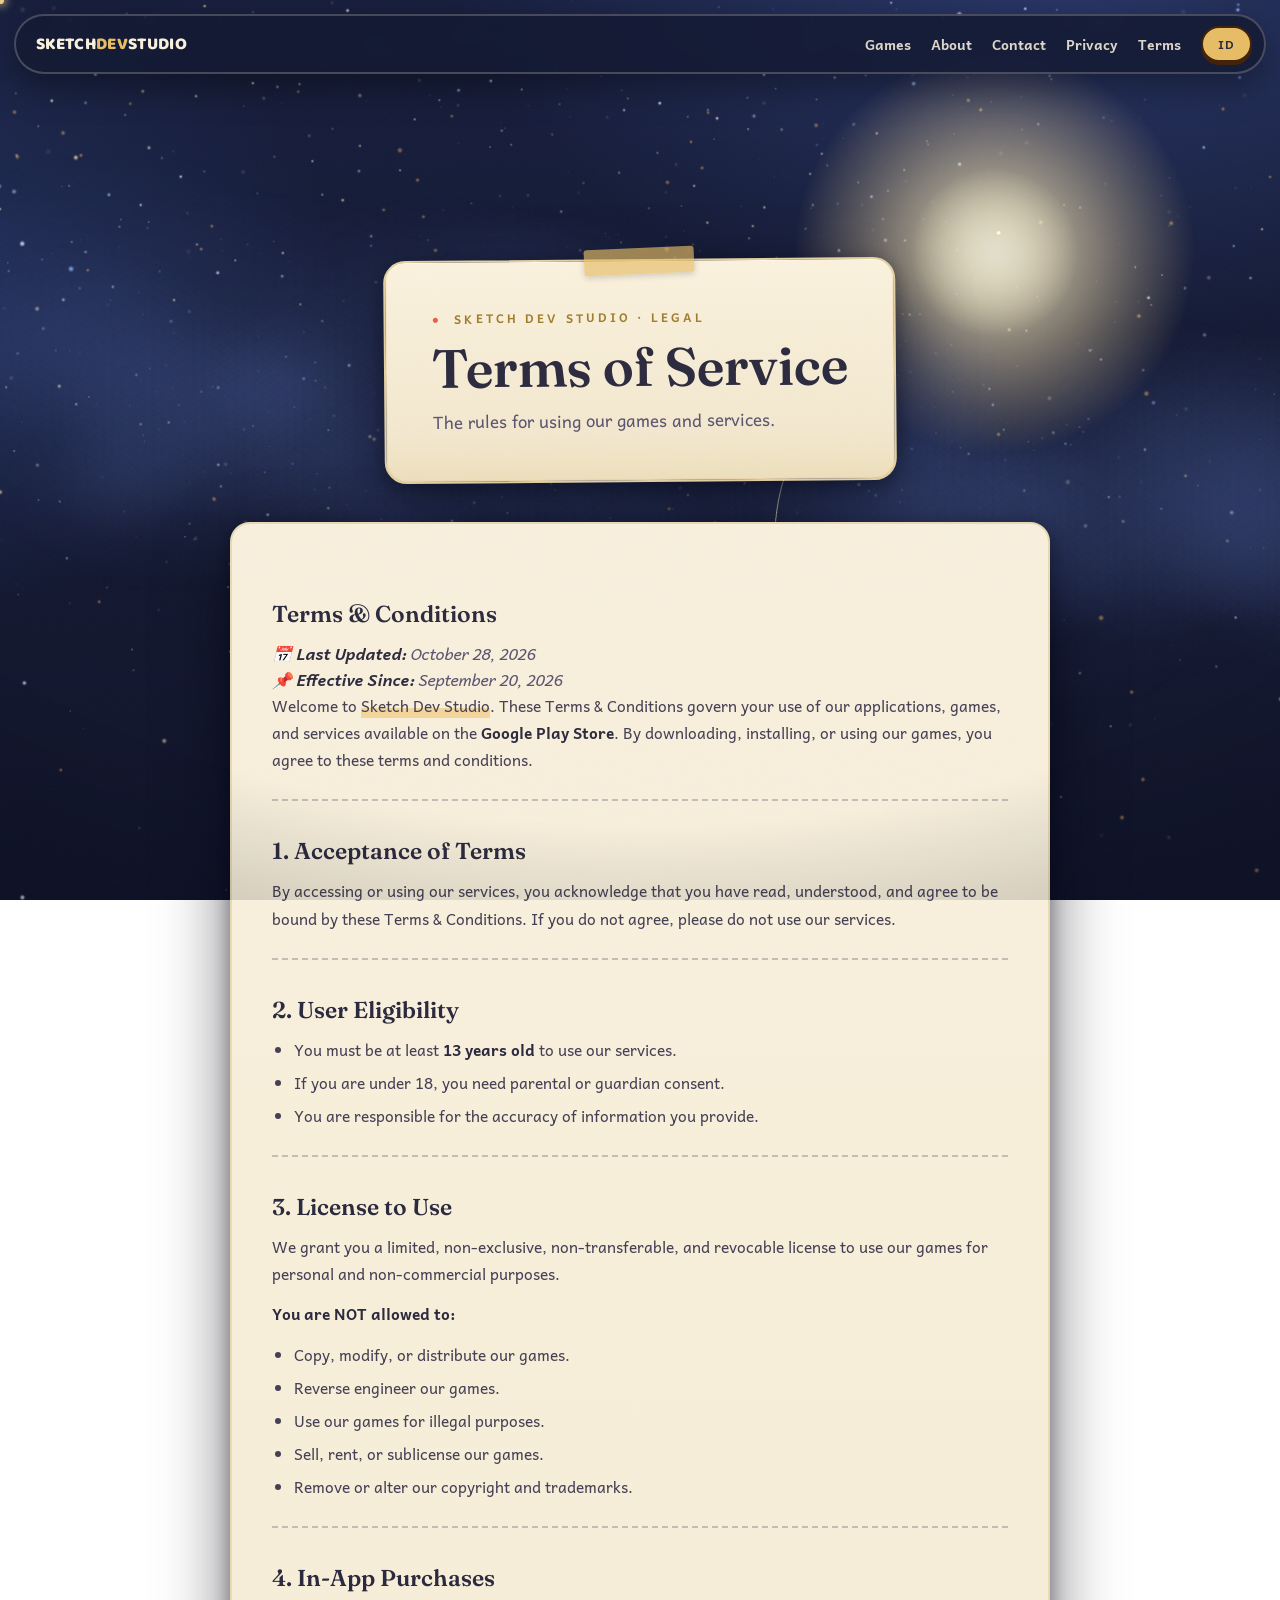
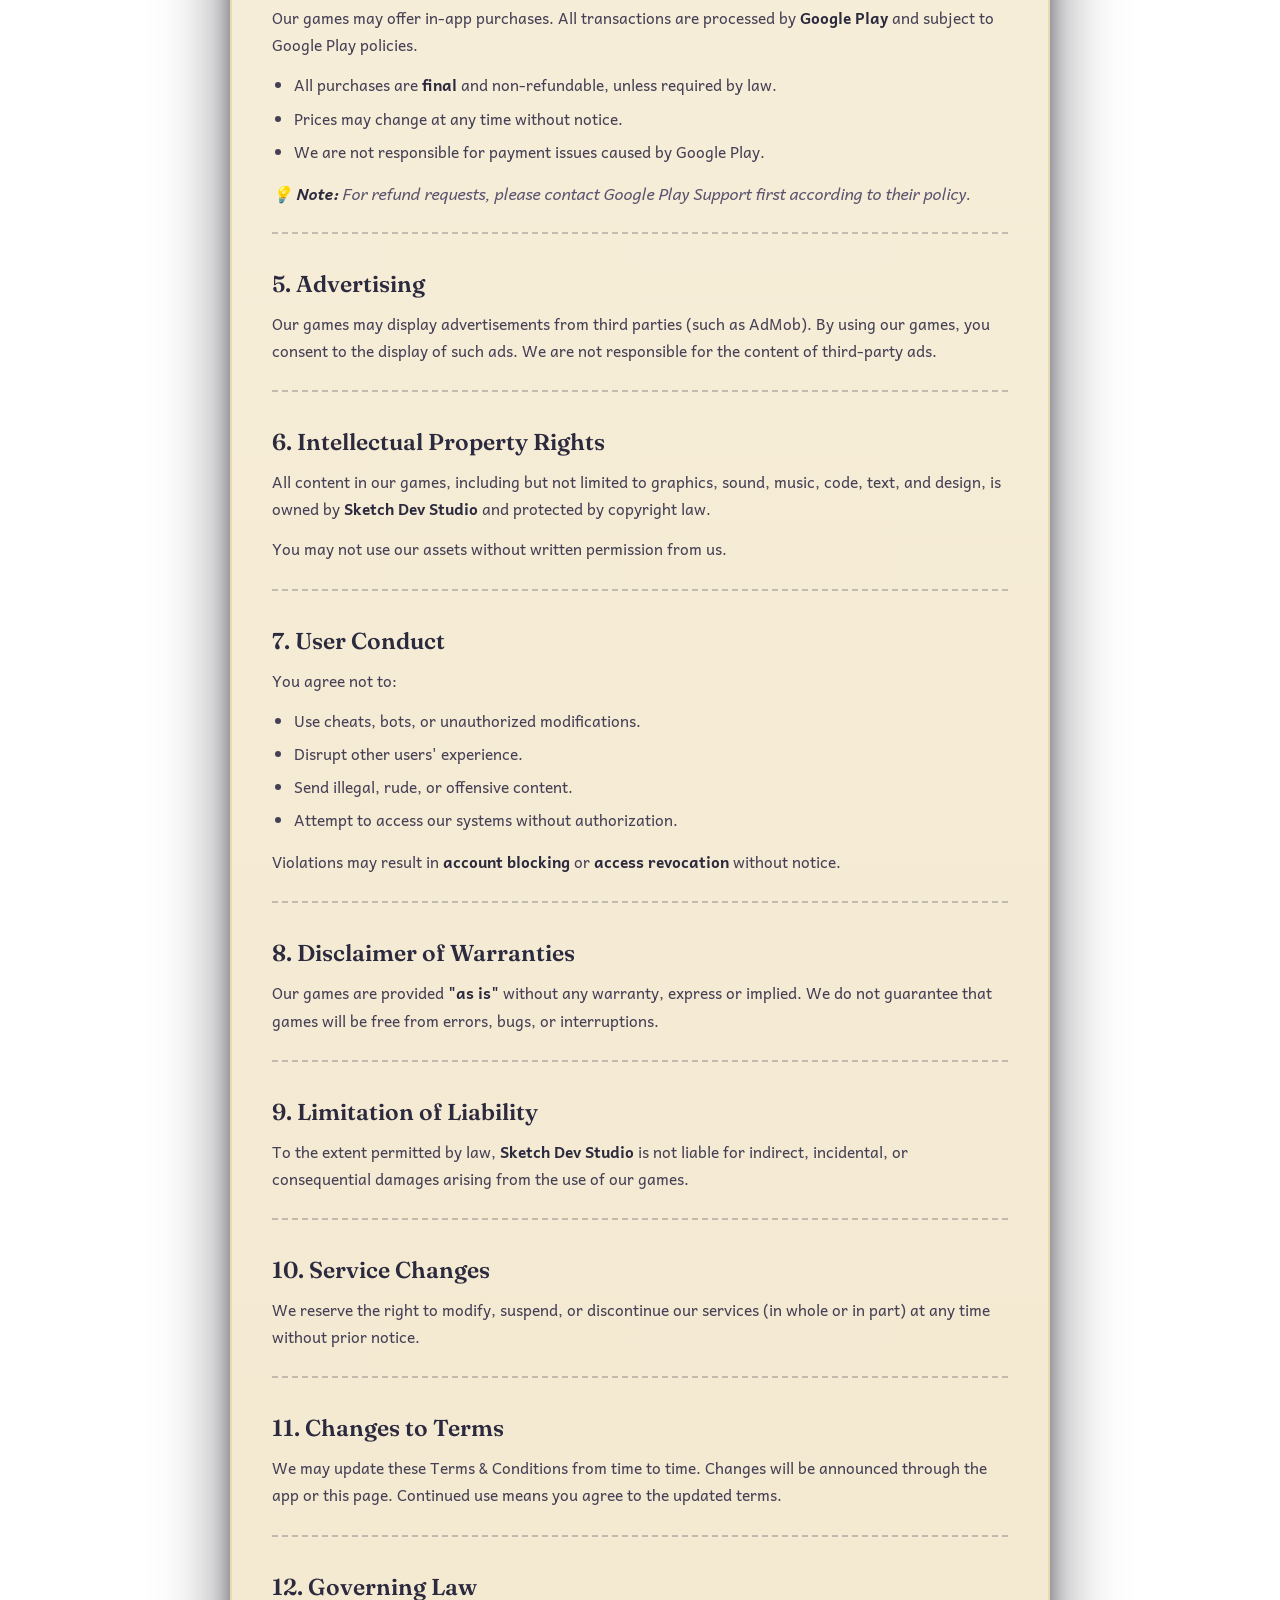
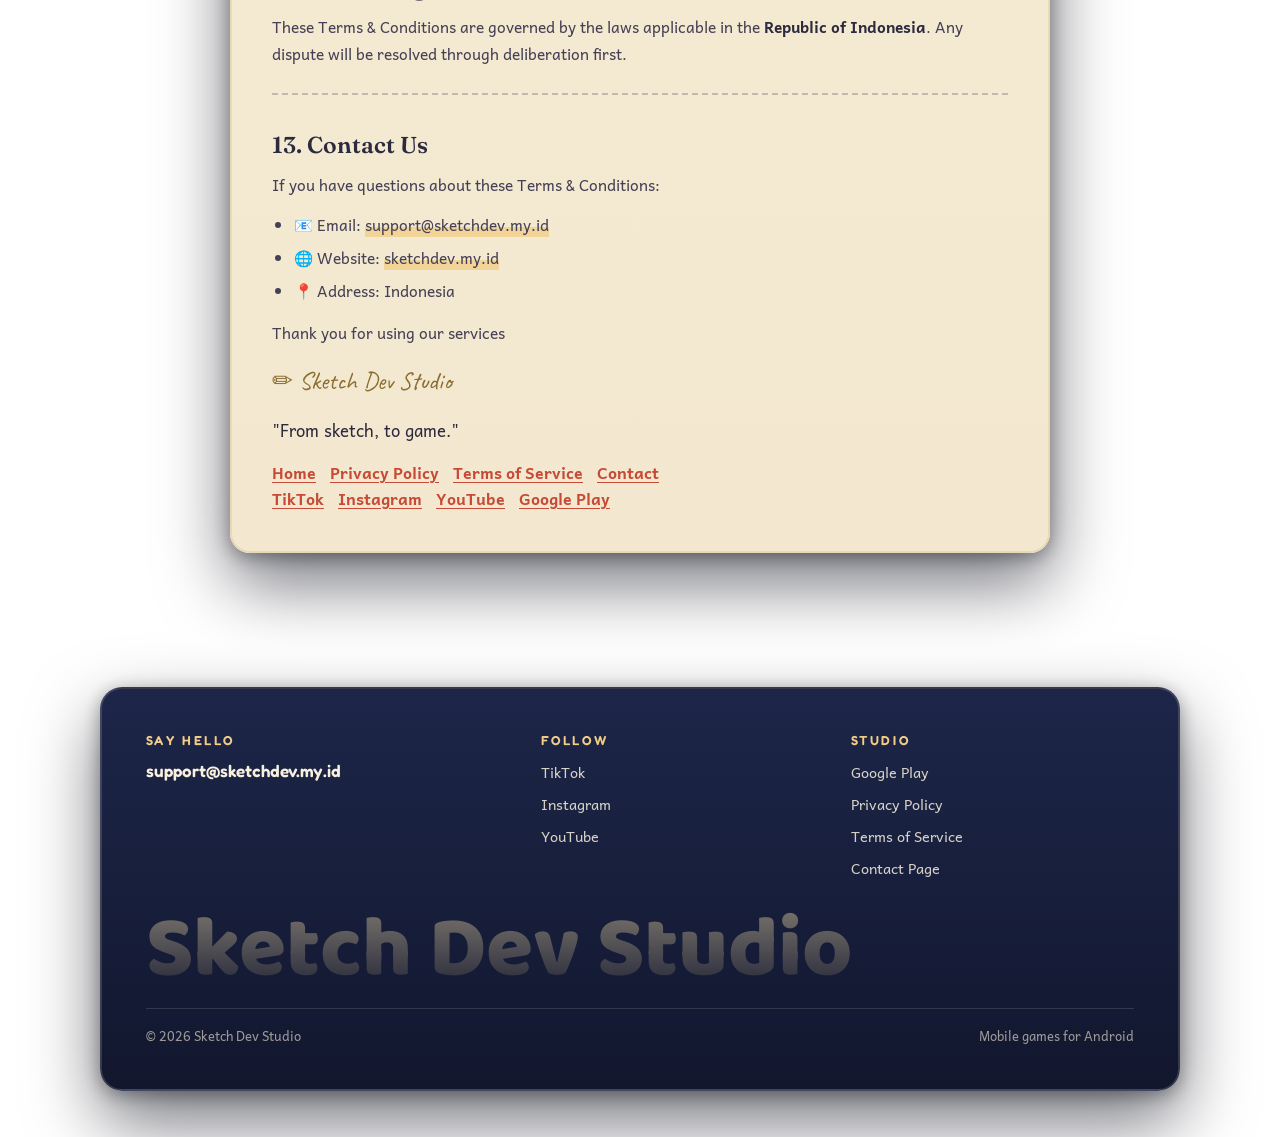
<file: terms/index.html>
<!DOCTYPE html>
<html lang="en">
<head>
<meta charset="utf-8">
<meta name="viewport" content="width=device-width, initial-scale=1">
<title>Terms of Service | Sketch Dev Studio</title>
<link rel="icon" type="image/png" sizes="32x32" href="/favicon-32.png">
<link rel="apple-touch-icon" href="/apple-touch-icon.png">
<link rel="preconnect" href="https://fonts.googleapis.com">
<link rel="preconnect" href="https://fonts.gstatic.com" crossorigin>
<link href="https://fonts.googleapis.com/css2?family=Andika:ital,wght@0,400;0,700;1,400&family=Baloo+2:wght@600;700;800&family=Caveat:wght@600;700&family=Fredoka:wght@500;600;700&family=Fraunces:ital,opsz,wght@0,9..144,600;0,9..144,700;1,9..144,500;1,9..144,600&display=swap" rel="stylesheet">
<link rel="stylesheet" href="/assets/site.css?v=12">
<script type="importmap">
{ "imports": { "three": "/vendor/three.module.min.js" } }
</script>
</head>
<body>
<div id="loader" aria-hidden="true">
  <div class="ld-mark">
    <svg width="64" height="52" viewBox="0 0 54 44"><path class="ld-trail" d="M6 6 L26 15 L10 16 L28 24 L12 26 L30 33" stroke="#e6bd66" stroke-width="5" stroke-linecap="round" fill="none"/><path class="ld-star" d="M40 12 l3.2 6.6 7.3 1 -5.3 5.1 1.3 7.2 -6.5 -3.5 -6.5 3.5 1.3 -7.2 -5.3 -5.1 7.3 -1 Z" fill="#f2cd85" stroke="#43230a" stroke-width="2" stroke-linejoin="round"/></svg>
    <div class="ld-word">SKETCH <b>DEV</b> STUDIO</div>
    <div class="ld-bar"><span></span></div>
  </div>
</div>
<noscript><style>#loader{display:none}</style></noscript>
<div id="scene" aria-hidden="true"></div>
<div id="cursorDot" aria-hidden="true"></div>
<div id="cursorRing" aria-hidden="true"></div>

<div id="stars" aria-hidden="true"></div>
<div class="moon" aria-hidden="true"></div>
<div class="cloud" aria-hidden="true" style="top:16%;width:420px;height:120px;animation-duration:95s"></div>
<div class="comet" aria-hidden="true"></div>
<nav>
  <a class="logo" href="/">SKETCH<em>DEV</em>STUDIO</a>
  <div class="links">
    <a href="/games" data-en="Games" data-id="Game">Games</a>
    <a href="/about" data-en="About" data-id="Tentang">About</a>
    <a href="/contact" class="keep" data-en="Contact" data-id="Kontak">Contact</a>
    <a href="/privacy" data-en="Privacy" data-id="Privasi">Privacy</a>
    <a href="/terms" data-en="Terms" data-id="Ketentuan">Terms</a>
    <button id="langBtn" title="Switch language">ID</button>
  </div>
</nav>
<div id="app">

<header class="subhero">
  <div class="panel subhero-card">
    <div class="tape"></div>
    <div class="hero-kicker"><b>●</b>&nbsp; <span data-en="Sketch Dev Studio · Legal" data-id="Sketch Dev Studio · Legal">Sketch Dev Studio · Legal</span></div>
    <h1 data-en="Terms of Service" data-id="Syarat Layanan">Terms of Service</h1>
    <p class="sub" data-en="The rules for using our games and services." data-id="Aturan penggunaan game dan layanan kami.">The rules for using our games and services.</p>
  </div>
</header>

<main class="doc">
  <div class="doc-card">
<div class="lang-section" id="lang-id">
<h2>Syarat & Ketentuan</h1>

    <div class="note">
      <strong>📅 Terakhir Diperbarui:</strong> 28 Oktober 2026<br>
      <strong>📌 Berlaku Sejak:</strong> 20 September 2026
    </div>

    <p>
      Selamat datang di <span class="highlight">Sketch Dev Studio</span>.
      Syarat & Ketentuan ini mengatur penggunaan Anda terhadap
      aplikasi, game, dan layanan kami yang tersedia di
      <strong>Google Play Store</strong>. Dengan mengunduh,
      menginstal, atau menggunakan game kami, Anda menyetujui
      syarat dan ketentuan ini.
    </p>

    <div class="sketch-divider"></div>

    <h2>1. Penerimaan Syarat</h2>
    <p>
      Dengan mengakses atau menggunakan layanan kami, Anda
      menyatakan bahwa Anda telah membaca, memahami, dan
      menyetujui untuk terikat dengan Syarat & Ketentuan ini.
      Jika Anda tidak setuju, mohon untuk tidak menggunakan
      layanan kami.
    </p>

    <div class="sketch-divider"></div>

    <h2>2. Kelayakan Pengguna</h2>
    <ul>
      <li>Anda harus berusia minimal <strong>13 tahun</strong> untuk menggunakan layanan kami.</li>
      <li>Jika Anda di bawah 18 tahun, Anda memerlukan izin orang tua atau wali.</li>
      <li>Anda bertanggung jawab atas keakuratan informasi yang Anda berikan.</li>
    </ul>

    <div class="sketch-divider"></div>

    <h2>3. Lisensi Penggunaan</h2>
    <p>
      Kami memberikan Anda lisensi terbatas, tidak eksklusif,
      tidak dapat dipindahtangankan, dan dapat dicabut untuk
      menggunakan game kami untuk keperluan pribadi dan
      non-komersial.
    </p>
    <p><strong>Anda TIDAK diperbolehkan untuk:</strong></p>
    <ul>
      <li>Menyalin, memodifikasi, atau mendistribusikan game kami.</li>
      <li>Membalikkan rekayasa (reverse engineering) game kami.</li>
      <li>Menggunakan game kami untuk tujuan ilegal.</li>
      <li>Menjual, menyewakan, atau menyublisensikan game kami.</li>
      <li>Menghapus atau mengubah hak cipta dan merek dagang kami.</li>
    </ul>

    <div class="sketch-divider"></div>

    <h2>4. Pembelian Dalam Aplikasi</h2>
    <p>
      Game kami dapat menyediakan pembelian dalam aplikasi (in-app
      purchase). Semua transaksi diproses oleh <strong>Google Play</strong>
      dan tunduk pada kebijakan Google Play.
    </p>
    <ul>
      <li>Semua pembelian bersifat <strong>final</strong> dan tidak dapat dikembalikan, kecuali diwajibkan oleh hukum.</li>
      <li>Harga dapat berubah sewaktu-waktu tanpa pemberitahuan.</li>
      <li>Kami tidak bertanggung jawab atas masalah pembayaran yang disebabkan oleh Google Play.</li>
    </ul>

    <div class="note">
      <strong>💡 Catatan:</strong>
      Untuk permintaan pengembalian dana, silakan hubungi
      Google Play Support terlebih dahulu sesuai kebijakan mereka.
    </div>

    <div class="sketch-divider"></div>

    <h2>5. Iklan</h2>
    <p>
      Game kami dapat menampilkan iklan dari pihak ketiga
      (seperti AdMob). Dengan menggunakan game kami, Anda
      menyetujui penayangan iklan tersebut. Kami tidak
      bertanggung jawab atas konten iklan pihak ketiga.
    </p>

    <div class="sketch-divider"></div>

    <h2>6. Hak Kekayaan Intelektual</h2>
    <p>
      Semua konten dalam game kami, termasuk namun tidak
      terbatas pada grafik, suara, musik, kode, teks, dan
      desain, adalah milik <strong>Sketch Dev Studio</strong>
      dan dilindungi oleh hukum hak cipta.
    </p>
    <p>
      Anda tidak diperbolehkan menggunakan aset kami tanpa
      izin tertulis dari kami.
    </p>

    <div class="sketch-divider"></div>

    <h2>7. Perilaku Pengguna</h2>
    <p>Anda setuju untuk tidak:</p>
    <ul>
      <li>Menggunakan cheat, bot, atau modifikasi tidak sah.</li>
      <li>Mengganggu pengalaman pengguna lain.</li>
      <li>Mengirim konten yang melanggar hukum, kasar, atau menyinggung.</li>
      <li>Mencoba mengakses sistem kami tanpa izin.</li>
    </ul>
    <p>
      Pelanggaran dapat mengakibatkan <strong>pemblokiran akun</strong>
      atau <strong>pencabutan akses</strong> tanpa pemberitahuan.
    </p>

    <div class="sketch-divider"></div>

    <h2>8. Penafian Jaminan</h2>
    <p>
      Game kami disediakan <strong>"sebagaimana adanya"</strong>
      tanpa jaminan apa pun, baik tersurat maupun tersirat.
      Kami tidak menjamin bahwa game akan bebas dari kesalahan,
      bug, atau gangguan.
    </p>

    <div class="sketch-divider"></div>

    <h2>9. Batasan Tanggung Jawab</h2>
    <p>
      Sejauh diizinkan oleh hukum, <strong>Sketch Dev Studio</strong>
      tidak bertanggung jawab atas kerugian tidak langsung,
      insidental, atau konsekuensial yang timbul dari
      penggunaan game kami.
    </p>

    <div class="sketch-divider"></div>

    <h2>10. Perubahan Layanan</h2>
    <p>
      Kami berhak untuk mengubah, menangguhkan, atau
      menghentikan layanan kami (seluruhnya atau sebagian)
      kapan saja tanpa pemberitahuan sebelumnya.
    </p>

    <div class="sketch-divider"></div>

    <h2>11. Perubahan Syarat</h2>
    <p>
      Kami dapat memperbarui Syarat & Ketentuan ini dari waktu
      ke waktu. Perubahan akan diumumkan melalui aplikasi atau
      halaman ini. Penggunaan berkelanjutan berarti Anda
      menyetujui syarat yang diperbarui.
    </p>

    <div class="sketch-divider"></div>

    <h2>12. Hukum yang Berlaku</h2>
    <p>
      Syarat & Ketentuan ini diatur oleh hukum yang berlaku
      di <strong>Republik Indonesia</strong>. Setiap sengketa
      akan diselesaikan melalui musyawarah terlebih dahulu.
    </p>

    <div class="sketch-divider"></div>

    <h2>13. Hubungi Kami</h2>
    <p>Jika Anda memiliki pertanyaan tentang Syarat & Ketentuan ini:</p>
    <ul>
      <li>📧 Email: <span class="highlight">support@sketchdev.my.id</span></li>
      <li>🌐 Website: <span class="highlight">sketchdev.my.id</span></li>
      <li>📍 Alamat: Indonesia</li>
    </ul>

    <div class="footer">
      <p>Terima kasih telah menggunakan layanan kami</p>
      <p class="signature">✏ Sketch Dev Studio</p>
      <p style="margin-top:12px; font-size:1.05rem; color:var(--text-faint);">"Dari goresan, jadi game."</p>
    
      <div class="footer-links">
        <a href="./">Beranda</a>
        <a href="privacy">Kebijakan Privasi</a>
        <a href="terms">Syarat & Ketentuan</a>
        <a href="contact">Kontak</a>
      </div>
      <div class="social-links">
        <a href="https://www.tiktok.com/@sketch.dev.studio" target="_blank" rel="noopener">TikTok</a>
        <a href="https://www.instagram.com/sketch.dev.studio" target="_blank" rel="noopener">Instagram</a>
        <a href="https://www.youtube.com/@sketchdevstudio" target="_blank" rel="noopener">YouTube</a>
        <a href="https://play.google.com/store/apps/developer?id=Sketch+Dev+Studio" target="_blank" rel="noopener">Google Play</a>
      </div>
    </div>
</div>
<div class="lang-section active" id="lang-en">
<h2>Terms & Conditions</h1>

    <div class="note">
      <strong>📅 Last Updated:</strong> October 28, 2026<br>
      <strong>📌 Effective Since:</strong> September 20, 2026
    </div>

    <p>
      Welcome to <span class="highlight">Sketch Dev Studio</span>.
      These Terms & Conditions govern your use of our applications,
      games, and services available on the <strong>Google Play Store</strong>.
      By downloading, installing, or using our games, you agree to
      these terms and conditions.
    </p>

    <div class="sketch-divider"></div>

    <h2>1. Acceptance of Terms</h2>
    <p>
      By accessing or using our services, you acknowledge that you
      have read, understood, and agree to be bound by these Terms
      & Conditions. If you do not agree, please do not use our
      services.
    </p>

    <div class="sketch-divider"></div>

    <h2>2. User Eligibility</h2>
    <ul>
      <li>You must be at least <strong>13 years old</strong> to use our services.</li>
      <li>If you are under 18, you need parental or guardian consent.</li>
      <li>You are responsible for the accuracy of information you provide.</li>
    </ul>

    <div class="sketch-divider"></div>

    <h2>3. License to Use</h2>
    <p>
      We grant you a limited, non-exclusive, non-transferable, and
      revocable license to use our games for personal and
      non-commercial purposes.
    </p>
    <p><strong>You are NOT allowed to:</strong></p>
    <ul>
      <li>Copy, modify, or distribute our games.</li>
      <li>Reverse engineer our games.</li>
      <li>Use our games for illegal purposes.</li>
      <li>Sell, rent, or sublicense our games.</li>
      <li>Remove or alter our copyright and trademarks.</li>
    </ul>

    <div class="sketch-divider"></div>

    <h2>4. In-App Purchases</h2>
    <p>
      Our games may offer in-app purchases. All transactions are
      processed by <strong>Google Play</strong> and subject to Google
      Play policies.
    </p>
    <ul>
      <li>All purchases are <strong>final</strong> and non-refundable, unless required by law.</li>
      <li>Prices may change at any time without notice.</li>
      <li>We are not responsible for payment issues caused by Google Play.</li>
    </ul>

    <div class="note">
      <strong>💡 Note:</strong>
      For refund requests, please contact Google Play Support first
      according to their policy.
    </div>

    <div class="sketch-divider"></div>

    <h2>5. Advertising</h2>
    <p>
      Our games may display advertisements from third parties
      (such as AdMob). By using our games, you consent to the
      display of such ads. We are not responsible for the content
      of third-party ads.
    </p>

    <div class="sketch-divider"></div>

    <h2>6. Intellectual Property Rights</h2>
    <p>
      All content in our games, including but not limited to
      graphics, sound, music, code, text, and design, is owned
      by <strong>Sketch Dev Studio</strong> and protected by
      copyright law.
    </p>
    <p>
      You may not use our assets without written permission
      from us.
    </p>

    <div class="sketch-divider"></div>

    <h2>7. User Conduct</h2>
    <p>You agree not to:</p>
    <ul>
      <li>Use cheats, bots, or unauthorized modifications.</li>
      <li>Disrupt other users' experience.</li>
      <li>Send illegal, rude, or offensive content.</li>
      <li>Attempt to access our systems without authorization.</li>
    </ul>
    <p>
      Violations may result in <strong>account blocking</strong>
      or <strong>access revocation</strong> without notice.
    </p>

    <div class="sketch-divider"></div>

    <h2>8. Disclaimer of Warranties</h2>
    <p>
      Our games are provided <strong>"as is"</strong> without any
      warranty, express or implied. We do not guarantee that games
      will be free from errors, bugs, or interruptions.
    </p>

    <div class="sketch-divider"></div>

    <h2>9. Limitation of Liability</h2>
    <p>
      To the extent permitted by law, <strong>Sketch Dev Studio</strong>
      is not liable for indirect, incidental, or consequential damages
      arising from the use of our games.
    </p>

    <div class="sketch-divider"></div>

    <h2>10. Service Changes</h2>
    <p>
      We reserve the right to modify, suspend, or discontinue our
      services (in whole or in part) at any time without prior notice.
    </p>

    <div class="sketch-divider"></div>

    <h2>11. Changes to Terms</h2>
    <p>
      We may update these Terms & Conditions from time to time.
      Changes will be announced through the app or this page.
      Continued use means you agree to the updated terms.
    </p>

    <div class="sketch-divider"></div>

    <h2>12. Governing Law</h2>
    <p>
      These Terms & Conditions are governed by the laws applicable
      in the <strong>Republic of Indonesia</strong>. Any dispute
      will be resolved through deliberation first.
    </p>

    <div class="sketch-divider"></div>

    <h2>13. Contact Us</h2>
    <p>If you have questions about these Terms & Conditions:</p>
    <ul>
      <li>📧 Email: <span class="highlight">support@sketchdev.my.id</span></li>
      <li>🌐 Website: <span class="highlight">sketchdev.my.id</span></li>
      <li>📍 Address: Indonesia</li>
    </ul>

    <div class="footer">
      <p>Thank you for using our services</p>
      <p class="signature">✏ Sketch Dev Studio</p>
      <p style="margin-top:12px; font-size:1.05rem; color:var(--text-faint);">"From sketch, to game."</p>
    
      <div class="footer-links">
        <a href="./">Home</a>
        <a href="privacy">Privacy Policy</a>
        <a href="terms">Terms of Service</a>
        <a href="contact">Contact</a>
      </div>
      <div class="social-links">
        <a href="https://www.tiktok.com/@sketch.dev.studio" target="_blank" rel="noopener">TikTok</a>
        <a href="https://www.instagram.com/sketch.dev.studio" target="_blank" rel="noopener">Instagram</a>
        <a href="https://www.youtube.com/@sketchdevstudio" target="_blank" rel="noopener">YouTube</a>
        <a href="https://play.google.com/store/apps/developer?id=Sketch+Dev+Studio" target="_blank" rel="noopener">Google Play</a>
      </div>
    </div>
</div>
  </div>
</main>

</div>
<footer id="contact">
  <div class="panel foot-panel">
    <div class="tape"></div>
    <div class="foot-grid">
      <div class="col">
        <h4 data-en="Say hello" data-id="Sapa kami">Say hello</h4>
        <a class="foot-mail" href="mailto:support@sketchdev.my.id">support@sketchdev.my.id</a>
      </div>
      <div class="col">
        <h4 data-en="Follow" data-id="Ikuti">Follow</h4>
        <a href="https://www.tiktok.com/@sketch.dev.studio" target="_blank" rel="noopener">TikTok</a>
        <a href="https://www.instagram.com/sketch.dev.studio" target="_blank" rel="noopener">Instagram</a>
        <a href="https://www.youtube.com/@sketchdevstudio" target="_blank" rel="noopener">YouTube</a>
      </div>
      <div class="col">
        <h4 data-en="Studio" data-id="Studio">Studio</h4>
        <a href="https://play.google.com/store/apps/developer?id=Sketch+Dev+Studio" target="_blank" rel="noopener">Google Play</a>
        <a href="/privacy" data-en="Privacy Policy" data-id="Kebijakan Privasi">Privacy Policy</a>
        <a href="/terms" data-en="Terms of Service" data-id="Syarat Layanan">Terms of Service</a>
        <a href="/contact" data-en="Contact Page" data-id="Halaman Kontak">Contact Page</a>
      </div>
    </div>
    <div class="foot-mega" aria-hidden="true">Sketch Dev Studio</div>
    <div class="foot-base">
      <span>© 2026 Sketch Dev Studio</span>
      <span data-en="Mobile games for Android" data-id="Game mobile untuk Android">Mobile games for Android</span>
    </div>
  </div>
</footer>

<nav class="bottom-nav" aria-label="Mobile">
  <a class="tab" data-key="home" aria-label="Home" href="/"><svg viewBox="0 0 24 24"><path d="M3 9.5 12 3l9 6.5"/><path d="M5 10v10h14V10"/><path d="M9.5 20v-6h5v6"/></svg><span data-en="Home" data-id="Beranda">Home</span></a>
  <a class="tab" data-key="games" aria-label="Games" href="/games"><svg viewBox="0 0 24 24"><rect x="2.5" y="7" width="19" height="11" rx="5.5"/><path d="M7.5 10.8v3.4M5.8 12.5h3.4"/><circle cx="15.8" cy="11.6" r=".7" fill="currentColor" stroke="none"/><circle cx="17.9" cy="13.9" r=".7" fill="currentColor" stroke="none"/></svg><span data-en="Games" data-id="Game">Games</span></a>
  <a class="tab" data-key="about" aria-label="About" href="/about"><svg viewBox="0 0 24 24"><circle cx="12" cy="8" r="3.6"/><path d="M5 20c1.2-3.4 3.8-5 7-5s5.8 1.6 7 5"/></svg><span data-en="About" data-id="Tentang">About</span></a>
  <a class="tab" data-key="contact" aria-label="Contact" href="/contact"><svg viewBox="0 0 24 24"><rect x="3" y="5.5" width="18" height="13" rx="2"/><path d="m3.5 7.2 8.5 6 8.5-6"/></svg><span data-en="Contact" data-id="Kontak">Contact</span></a>
  <button type="button" class="tab" id="menuBtn" data-key="menu" aria-label="Menu"><svg viewBox="0 0 24 24"><path d="M4 7h16M4 12h16M4 17h16"/></svg><span>Menu</span></button>
</nav>
<div class="sheet-backdrop" id="sheetBackdrop"></div>
<div class="sheet" id="moreSheet" aria-hidden="true">
  <a class="sheet-row" href="/privacy"><svg viewBox="0 0 24 24"><path d="M12 3l7 2.5V11c0 4.6-2.9 8.1-7 9.6C7.9 19.1 5 15.6 5 11V5.5Z"/><circle cx="12" cy="10.3" r="1.5"/><path d="M12 11.8v2.7"/></svg><span data-en="Privacy Policy" data-id="Kebijakan Privasi">Privacy Policy</span></a>
  <a class="sheet-row" href="/terms"><svg viewBox="0 0 24 24"><path d="M6.5 3h7L18.5 8v13h-12Z"/><path d="M13.5 3v5h5"/><path d="M9.3 12.5h5.4M9.3 16h5.4"/></svg><span data-en="Terms of Service" data-id="Syarat Layanan">Terms of Service</span></a>
  <div class="sheet-row sheet-lang"><svg viewBox="0 0 24 24"><circle cx="12" cy="12" r="8.5"/><path d="M3.5 12h17"/><path d="M12 3.5c2.4 2.3 3.6 5.2 3.6 8.5s-1.2 6.2-3.6 8.5c-2.4-2.3-3.6-5.2-3.6-8.5S9.6 5.8 12 3.5Z"/></svg><span data-en="Language" data-id="Bahasa">Language</span>
    <span class="lang-pills"><button type="button" class="lpill" data-l="en">EN</button><button type="button" class="lpill" data-l="id">ID</button></span>
  </div>
</div>
<script src="/assets/site.js?v=9"></script>

<script type="module">
import { initWorld } from '/assets/world.js?v=6';
const w = initWorld({ variant: 'parked' });
if (w) window.__worldSetVariant = w.setVariant;
</script>
</body>
</html>
</file>
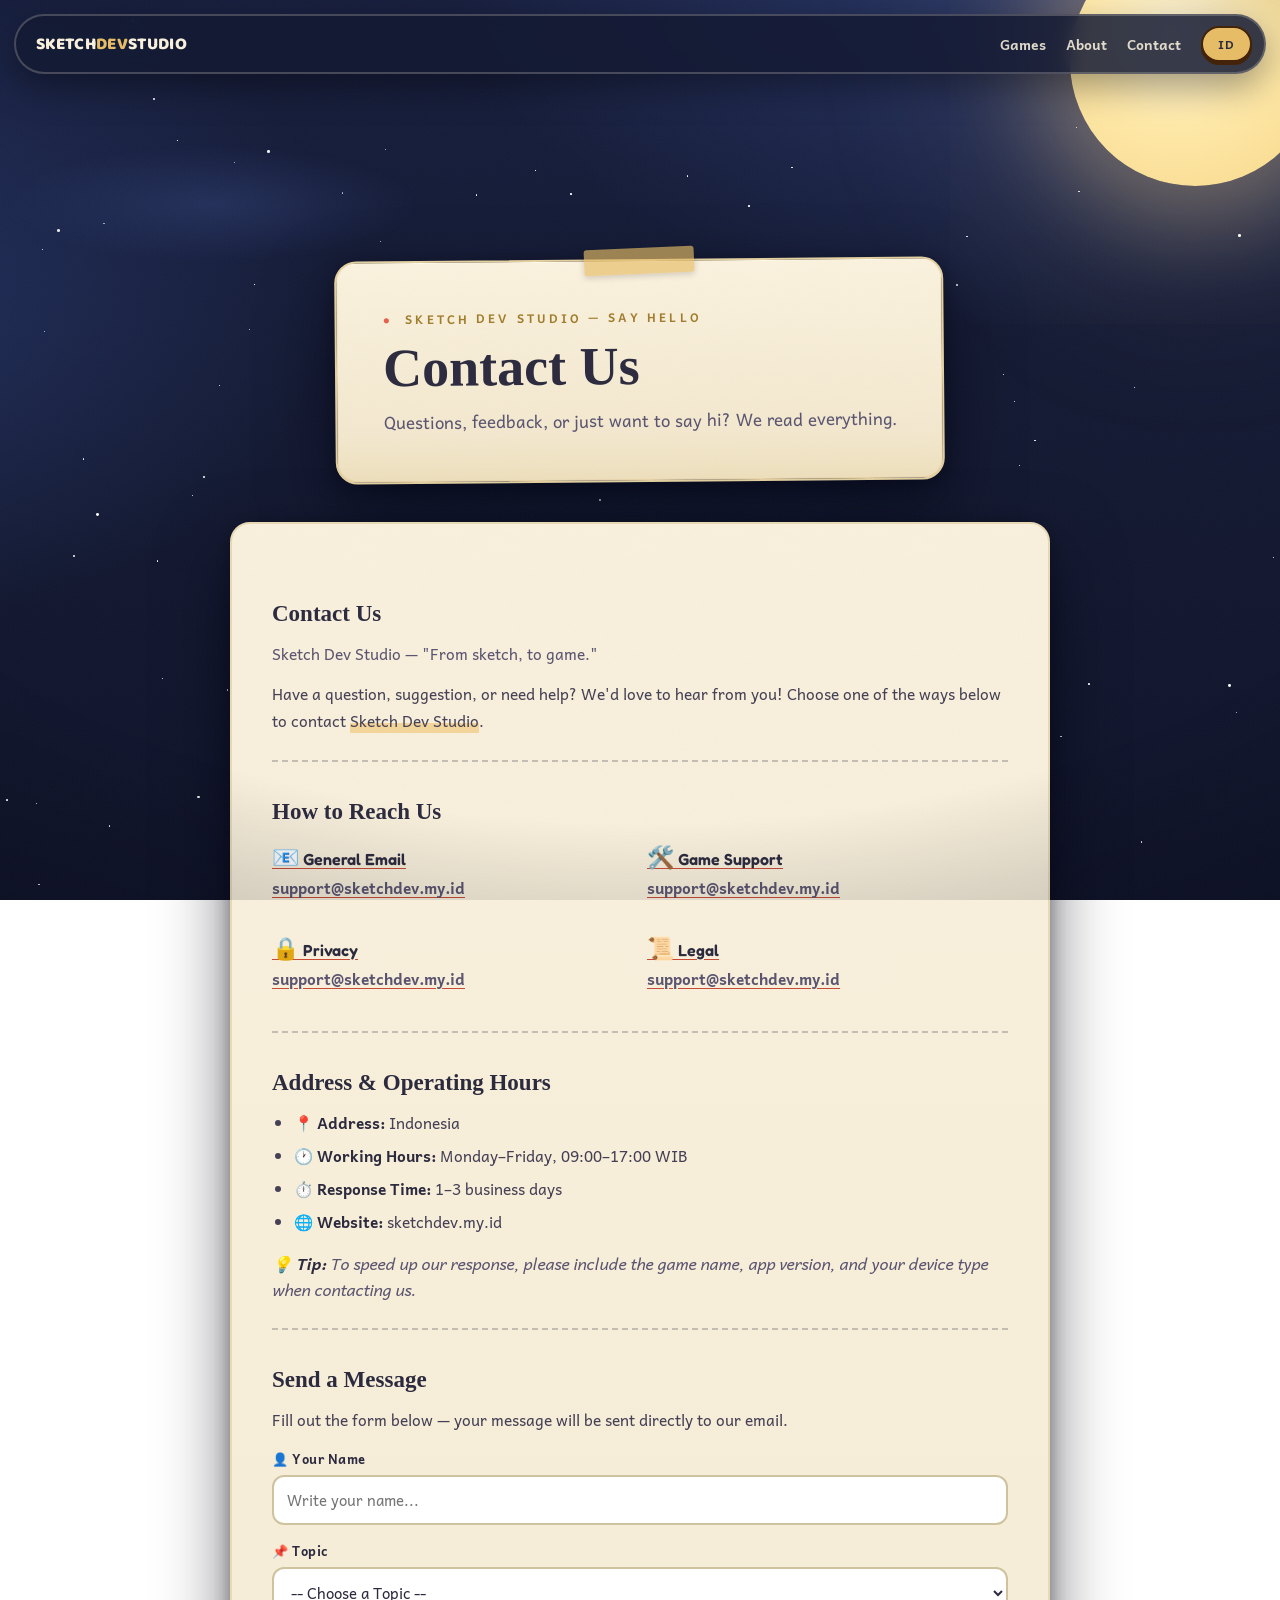
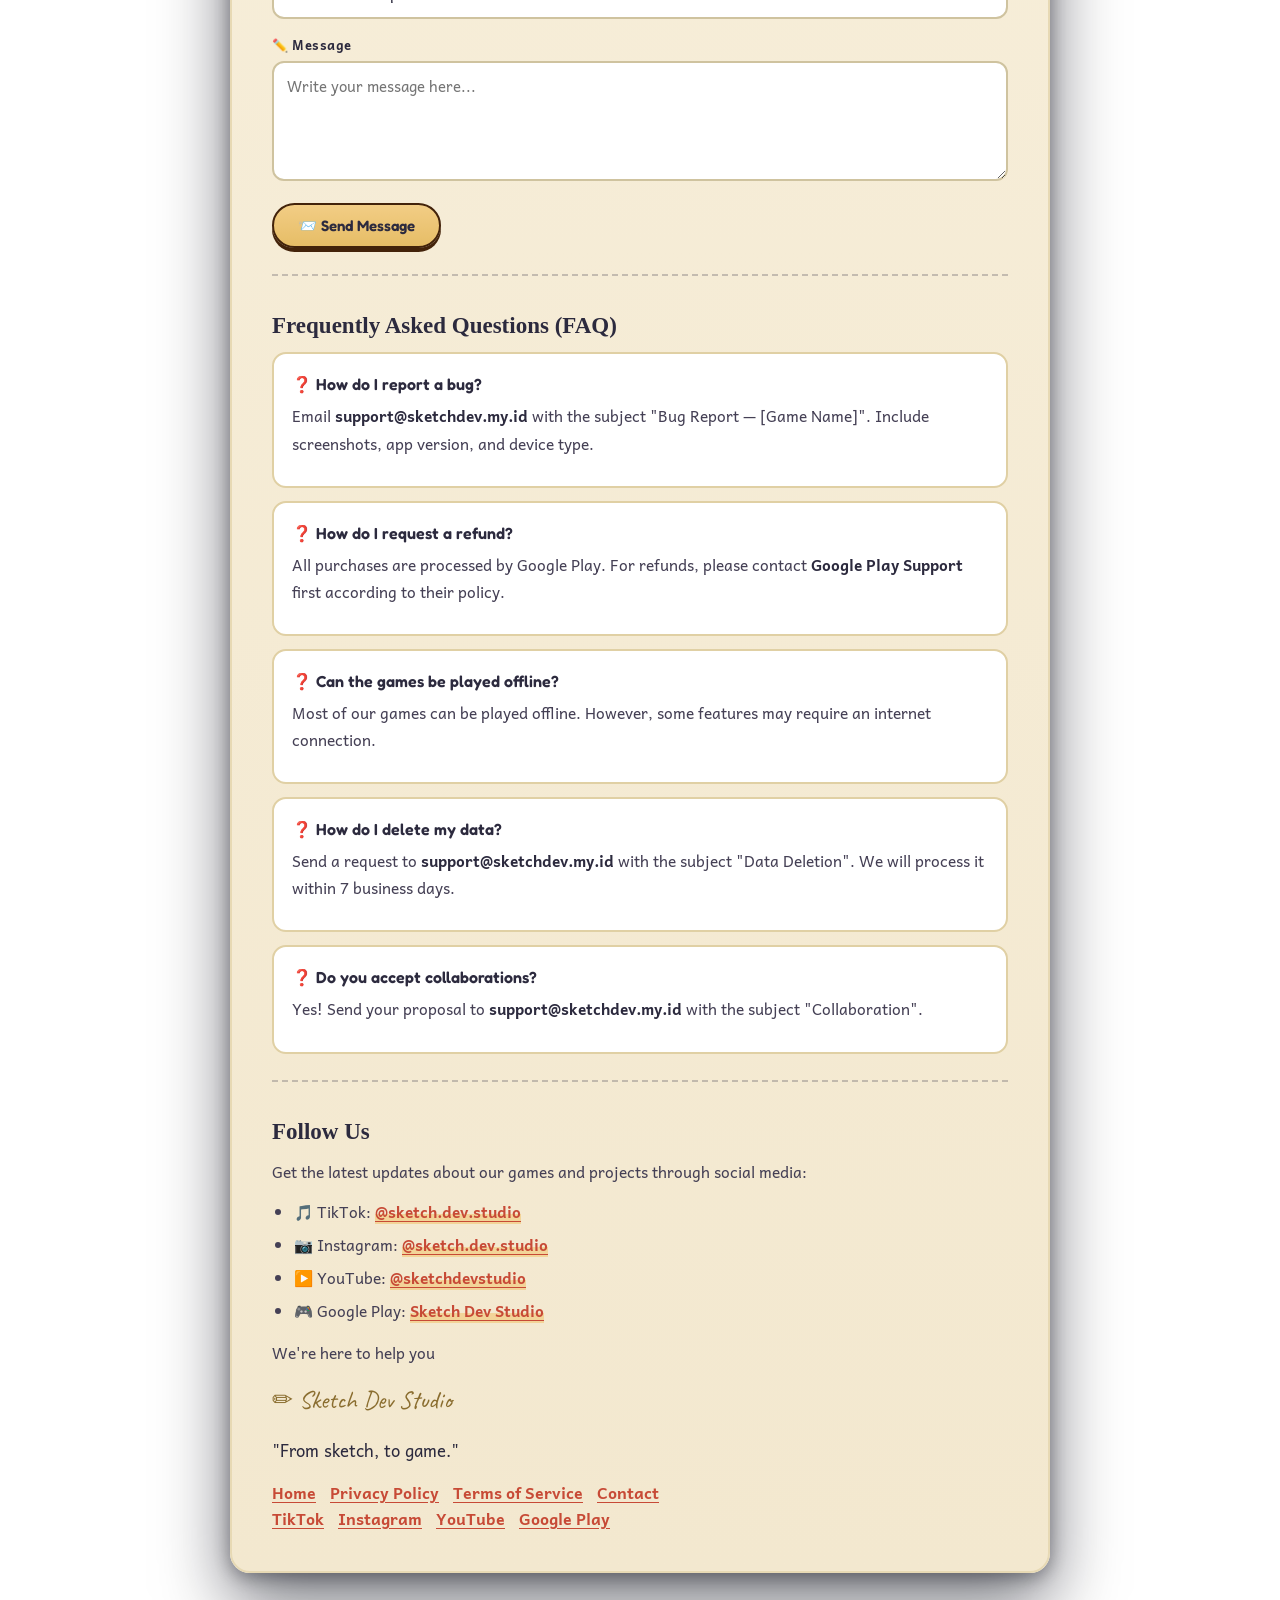
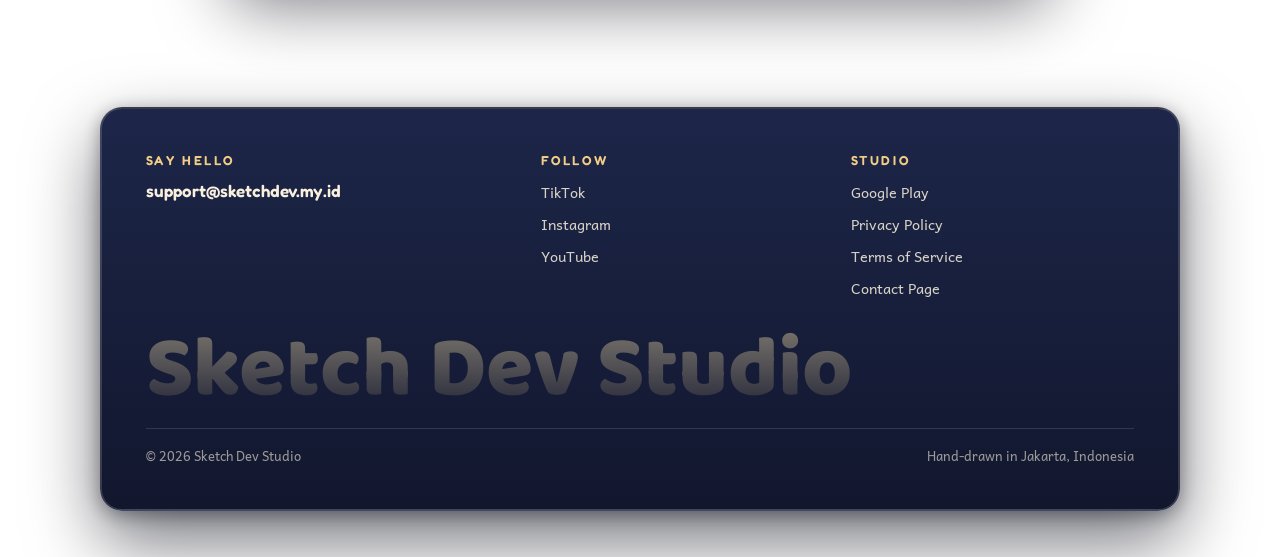
<file: contact.html>
<!DOCTYPE html>
<html lang="en">
<head>
<meta charset="utf-8">
<meta name="viewport" content="width=device-width, initial-scale=1">
<title>Contact — Sketch Dev Studio</title>
<link rel="icon" type="image/png" sizes="32x32" href="favicon-32.png">
<link rel="apple-touch-icon" href="apple-touch-icon.png">
<link rel="preconnect" href="https://fonts.googleapis.com">
<link rel="preconnect" href="https://fonts.gstatic.com" crossorigin>
<link href="https://fonts.googleapis.com/css2?family=Andika:ital,wght@0,400;0,700;1,400&family=Baloo+2:wght@600;700;800&family=Caveat:wght@600;700&family=Fredoka:wght@500;600;700&display=swap" rel="stylesheet">
<link rel="stylesheet" href="assets/site.css">
</head>
<body>
<div id="stars" aria-hidden="true"></div>
<div class="moon" aria-hidden="true"></div>
<div class="cloud" aria-hidden="true" style="top:16%;width:420px;height:120px;animation-duration:95s"></div>
<div class="comet" aria-hidden="true"></div>
<nav>
  <a class="logo" href="index.html">SKETCH<em>DEV</em>STUDIO</a>
  <div class="links">
    <a href="index.html#games" data-en="Games" data-id="Game">Games</a>
    <a href="index.html#about" data-en="About" data-id="Tentang">About</a>
    <a href="contact.html" class="keep" data-en="Contact" data-id="Kontak">Contact</a>
    <button id="langBtn" title="Switch language">ID</button>
  </div>
</nav>

<header class="subhero">
  <div class="panel subhero-card">
    <div class="tape"></div>
    <div class="hero-kicker"><b>●</b>&nbsp; <span data-en="Sketch Dev Studio — Say Hello" data-id="Sketch Dev Studio — Sapa Kami">Sketch Dev Studio — Say Hello</span></div>
    <h1 data-en="Contact Us" data-id="Hubungi Kami">Contact Us</h1>
    <p class="sub" data-en="Questions, feedback, or just want to say hi? We read everything." data-id="Pertanyaan, masukan, atau sekadar menyapa? Semua kami baca.">Questions, feedback, or just want to say hi? We read everything.</p>
  </div>
</header>

<main class="doc">
  <div class="doc-card">
<div class="lang-section" id="lang-id">
<h2>Hubungi Kami</h1>
    <p class="subtitle">Sketch Dev Studio — "Dari goresan, jadi game."</p>

    <p>
      Ada pertanyaan, saran, atau butuh bantuan? Kami senang
      mendengar dari Anda! Pilih salah satu cara di bawah ini
      untuk menghubungi <span class="highlight">Sketch Dev Studio</span>.
    </p>

    <div class="sketch-divider"></div>

    <h2>Cara Menghubungi</h2>

    <div class="contact-grid">
      <a href="mailto:support@sketchdev.my.id" class="contact-card">
        <span class="contact-icon">📧</span>
        <span class="contact-title">Email Umum</span>
        <p class="contact-value">support@sketchdev.my.id</p>
      </a>

      <a href="mailto:support@sketchdev.my.id" class="contact-card">
        <span class="contact-icon">🛠️</span>
        <span class="contact-title">Dukungan Game</span>
        <p class="contact-value">support@sketchdev.my.id</p>
      </a>

      <a href="mailto:support@sketchdev.my.id" class="contact-card">
        <span class="contact-icon">🔒</span>
        <span class="contact-title">Privasi</span>
        <p class="contact-value">support@sketchdev.my.id</p>
      </a>

      <a href="mailto:support@sketchdev.my.id" class="contact-card">
        <span class="contact-icon">📜</span>
        <span class="contact-title">Legal</span>
        <p class="contact-value">support@sketchdev.my.id</p>
      </a>
    </div>

    <div class="sketch-divider"></div>

    <h2>Alamat & Jam Operasional</h2>
    <ul>
      <li>📍 <strong>Alamat:</strong> Indonesia</li>
      <li>🕐 <strong>Jam Kerja:</strong> Senin–Jumat, 09.00–17.00 WIB</li>
      <li>⏱️ <strong>Waktu Respons:</strong> 1–3 hari kerja</li>
      <li>🌐 <strong>Website:</strong> sketchdev.my.id</li>
    </ul>

    <div class="note">
      <strong>💡 Tips:</strong>
      Untuk mempercepat respons, sertakan nama game, versi
      aplikasi, dan jenis perangkat Anda saat menghubungi kami.
    </div>

    <div class="sketch-divider"></div>

    <h2>Kirim Pesan</h2>
    <p>
      Isi formulir di bawah ini — pesan akan langsung terkirim
      ke email kami.
    </p>

    <form class="contact-form" onsubmit="sendMail(event)">
      <div class="form-group">
        <label for="name-id">👤 Nama Anda</label>
        <input type="text" id="name-id" placeholder="Tulis nama Anda..." required>
      </div>

      <div class="form-group">
        <label for="topic-id">📌 Topik</label>
        <select id="topic-id" required>
          <option value="">-- Pilih Topik --</option>
          <option value="Bug Report">Laporan Bug</option>
          <option value="Game Support">Dukungan Game</option>
          <option value="Privacy">Pertanyaan Privasi</option>
          <option value="Legal">Pertanyaan Legal</option>
          <option value="Collaboration">Kerja Sama</option>
          <option value="Other">Lainnya</option>
        </select>
      </div>

      <div class="form-group">
        <label for="message-id">✏️ Pesan</label>
        <textarea id="message-id" placeholder="Tulis pesan Anda di sini..." required></textarea>
      </div>

      <button type="submit" class="form-btn">📨 Kirim Pesan</button>
    </form>

    <div class="sketch-divider"></div>

    <h2>Pertanyaan yang Sering Diajukan (FAQ)</h2>

    <div class="faq-item">
      <span class="faq-q">❓ Bagaimana cara melaporkan bug?</span>
      <p class="faq-a">
        Kirim email ke <strong>support@sketchdev.my.id</strong> dengan
        judul "Bug Report — [Nama Game]". Sertakan screenshot,
        versi aplikasi, dan jenis perangkat.
      </p>
    </div>

    <div class="faq-item">
      <span class="faq-q">❓ Bagaimana cara meminta pengembalian dana?</span>
      <p class="faq-a">
        Semua pembelian diproses oleh Google Play. Untuk
        pengembalian dana, hubungi <strong>Google Play Support</strong>
        terlebih dahulu sesuai kebijakan mereka.
      </p>
    </div>

    <div class="faq-item">
      <span class="faq-q">❓ Apakah game bisa dimainkan offline?</span>
      <p class="faq-a">
        Sebagian besar game kami bisa dimainkan offline. Namun
        beberapa fitur mungkin memerlukan koneksi internet.
      </p>
    </div>

    <div class="faq-item">
      <span class="faq-q">❓ Bagaimana cara menghapus data saya?</span>
      <p class="faq-a">
        Kirim permintaan ke <strong>support@sketchdev.my.id</strong>
        dengan subjek "Hapus Data". Kami akan memproses dalam
        7 hari kerja.
      </p>
    </div>

    <div class="faq-item">
      <span class="faq-q">❓ Apakah kalian menerima kerja sama?</span>
      <p class="faq-a">
        Ya! Kirim proposal ke <strong>support@sketchdev.my.id</strong>
        dengan subjek "Kerja Sama".
      </p>
    </div>

    <div class="sketch-divider"></div>

    <h2>Ikuti Kami</h2>
    <p>
      Dapatkan update terbaru tentang game dan proyek kami
      melalui media sosial:
    </p>
    <ul>
      <li>🎵 TikTok: <a href="https://www.tiktok.com/@sketch.dev.studio" target="_blank" rel="noopener" class="highlight">@sketch.dev.studio</a></li>
      <li>📷 Instagram: <a href="https://www.instagram.com/sketch.dev.studio" target="_blank" rel="noopener" class="highlight">@sketch.dev.studio</a></li>
      <li>▶️ YouTube: <a href="https://www.youtube.com/@sketchdevstudio" target="_blank" rel="noopener" class="highlight">@sketchdevstudio</a></li>
      <li>🎮 Google Play: <a href="https://play.google.com/store/apps/developer?id=Sketch+Dev+Studio" target="_blank" rel="noopener" class="highlight">Sketch Dev Studio</a></li>
    </ul>

    <div class="footer">
      <p>Kami siap membantu Anda</p>
      <p class="signature">✏ Sketch Dev Studio</p>
      <p style="margin-top:12px; font-size:1.05rem; color:var(--text-faint);">"Dari goresan, jadi game."</p>
    
      <div class="footer-links">
        <a href="./">Beranda</a>
        <a href="privacy">Kebijakan Privasi</a>
        <a href="terms">Syarat & Ketentuan</a>
        <a href="contact">Kontak</a>
      </div>
      <div class="social-links">
        <a href="https://www.tiktok.com/@sketch.dev.studio" target="_blank" rel="noopener">TikTok</a>
        <a href="https://www.instagram.com/sketch.dev.studio" target="_blank" rel="noopener">Instagram</a>
        <a href="https://www.youtube.com/@sketchdevstudio" target="_blank" rel="noopener">YouTube</a>
        <a href="https://play.google.com/store/apps/developer?id=Sketch+Dev+Studio" target="_blank" rel="noopener">Google Play</a>
      </div>
    </div>
</div>
<div class="lang-section active" id="lang-en">
<h2>Contact Us</h1>
    <p class="subtitle">Sketch Dev Studio — "From sketch, to game."</p>

    <p>
      Have a question, suggestion, or need help? We'd love to
      hear from you! Choose one of the ways below to contact
      <span class="highlight">Sketch Dev Studio</span>.
    </p>

    <div class="sketch-divider"></div>

    <h2>How to Reach Us</h2>

    <div class="contact-grid">
      <a href="mailto:support@sketchdev.my.id" class="contact-card">
        <span class="contact-icon">📧</span>
        <span class="contact-title">General Email</span>
        <p class="contact-value">support@sketchdev.my.id</p>
      </a>

      <a href="mailto:support@sketchdev.my.id" class="contact-card">
        <span class="contact-icon">🛠️</span>
        <span class="contact-title">Game Support</span>
        <p class="contact-value">support@sketchdev.my.id</p>
      </a>

      <a href="mailto:support@sketchdev.my.id" class="contact-card">
        <span class="contact-icon">🔒</span>
        <span class="contact-title">Privacy</span>
        <p class="contact-value">support@sketchdev.my.id</p>
      </a>

      <a href="mailto:support@sketchdev.my.id" class="contact-card">
        <span class="contact-icon">📜</span>
        <span class="contact-title">Legal</span>
        <p class="contact-value">support@sketchdev.my.id</p>
      </a>
    </div>

    <div class="sketch-divider"></div>

    <h2>Address & Operating Hours</h2>
    <ul>
      <li>📍 <strong>Address:</strong> Indonesia</li>
      <li>🕐 <strong>Working Hours:</strong> Monday–Friday, 09:00–17:00 WIB</li>
      <li>⏱️ <strong>Response Time:</strong> 1–3 business days</li>
      <li>🌐 <strong>Website:</strong> sketchdev.my.id</li>
    </ul>

    <div class="note">
      <strong>💡 Tip:</strong>
      To speed up our response, please include the game name,
      app version, and your device type when contacting us.
    </div>

    <div class="sketch-divider"></div>

    <h2>Send a Message</h2>
    <p>
      Fill out the form below — your message will be sent
      directly to our email.
    </p>

    <form class="contact-form" onsubmit="sendMail(event)">
      <div class="form-group">
        <label for="name-en">👤 Your Name</label>
        <input type="text" id="name-en" placeholder="Write your name..." required>
      </div>

      <div class="form-group">
        <label for="topic-en">📌 Topic</label>
        <select id="topic-en" required>
          <option value="">-- Choose a Topic --</option>
          <option value="Bug Report">Bug Report</option>
          <option value="Game Support">Game Support</option>
          <option value="Privacy">Privacy Question</option>
          <option value="Legal">Legal Question</option>
          <option value="Collaboration">Collaboration</option>
          <option value="Other">Other</option>
        </select>
      </div>

      <div class="form-group">
        <label for="message-en">✏️ Message</label>
        <textarea id="message-en" placeholder="Write your message here..." required></textarea>
      </div>

      <button type="submit" class="form-btn">📨 Send Message</button>
    </form>

    <div class="sketch-divider"></div>

    <h2>Frequently Asked Questions (FAQ)</h2>

    <div class="faq-item">
      <span class="faq-q">❓ How do I report a bug?</span>
      <p class="faq-a">
        Email <strong>support@sketchdev.my.id</strong> with the subject
        "Bug Report — [Game Name]". Include screenshots, app version,
        and device type.
      </p>
    </div>

    <div class="faq-item">
      <span class="faq-q">❓ How do I request a refund?</span>
      <p class="faq-a">
        All purchases are processed by Google Play. For refunds,
        please contact <strong>Google Play Support</strong> first
        according to their policy.
      </p>
    </div>

    <div class="faq-item">
      <span class="faq-q">❓ Can the games be played offline?</span>
      <p class="faq-a">
        Most of our games can be played offline. However, some
        features may require an internet connection.
      </p>
    </div>

    <div class="faq-item">
      <span class="faq-q">❓ How do I delete my data?</span>
      <p class="faq-a">
        Send a request to <strong>support@sketchdev.my.id</strong>
        with the subject "Data Deletion". We will process it
        within 7 business days.
      </p>
    </div>

    <div class="faq-item">
      <span class="faq-q">❓ Do you accept collaborations?</span>
      <p class="faq-a">
        Yes! Send your proposal to <strong>support@sketchdev.my.id</strong>
        with the subject "Collaboration".
      </p>
    </div>

    <div class="sketch-divider"></div>

    <h2>Follow Us</h2>
    <p>
      Get the latest updates about our games and projects
      through social media:
    </p>
    <ul>
      <li>🎵 TikTok: <a href="https://www.tiktok.com/@sketch.dev.studio" target="_blank" rel="noopener" class="highlight">@sketch.dev.studio</a></li>
      <li>📷 Instagram: <a href="https://www.instagram.com/sketch.dev.studio" target="_blank" rel="noopener" class="highlight">@sketch.dev.studio</a></li>
      <li>▶️ YouTube: <a href="https://www.youtube.com/@sketchdevstudio" target="_blank" rel="noopener" class="highlight">@sketchdevstudio</a></li>
      <li>🎮 Google Play: <a href="https://play.google.com/store/apps/developer?id=Sketch+Dev+Studio" target="_blank" rel="noopener" class="highlight">Sketch Dev Studio</a></li>
    </ul>

    <div class="footer">
      <p>We're here to help you</p>
      <p class="signature">✏ Sketch Dev Studio</p>
      <p style="margin-top:12px; font-size:1.05rem; color:var(--text-faint);">"From sketch, to game."</p>
    
      <div class="footer-links">
        <a href="./">Home</a>
        <a href="privacy">Privacy Policy</a>
        <a href="terms">Terms of Service</a>
        <a href="contact">Contact</a>
      </div>
      <div class="social-links">
        <a href="https://www.tiktok.com/@sketch.dev.studio" target="_blank" rel="noopener">TikTok</a>
        <a href="https://www.instagram.com/sketch.dev.studio" target="_blank" rel="noopener">Instagram</a>
        <a href="https://www.youtube.com/@sketchdevstudio" target="_blank" rel="noopener">YouTube</a>
        <a href="https://play.google.com/store/apps/developer?id=Sketch+Dev+Studio" target="_blank" rel="noopener">Google Play</a>
      </div>
    </div>
</div>
  </div>
</main>

<footer id="contact">
  <div class="panel foot-panel">
    <div class="tape"></div>
    <div class="foot-grid">
      <div class="col">
        <h4 data-en="Say hello" data-id="Sapa kami">Say hello</h4>
        <a class="foot-mail" href="mailto:support@sketchdev.my.id">support@sketchdev.my.id</a>
      </div>
      <div class="col">
        <h4 data-en="Follow" data-id="Ikuti">Follow</h4>
        <a href="https://www.tiktok.com/@sketch.dev.studio" target="_blank" rel="noopener">TikTok</a>
        <a href="https://www.instagram.com/sketch.dev.studio" target="_blank" rel="noopener">Instagram</a>
        <a href="https://www.youtube.com/@sketchdevstudio" target="_blank" rel="noopener">YouTube</a>
      </div>
      <div class="col">
        <h4 data-en="Studio" data-id="Studio">Studio</h4>
        <a href="https://play.google.com/store/apps/developer?id=Sketch+Dev+Studio" target="_blank" rel="noopener">Google Play</a>
        <a href="privacy.html" data-en="Privacy Policy" data-id="Kebijakan Privasi">Privacy Policy</a>
        <a href="terms.html" data-en="Terms of Service" data-id="Syarat Layanan">Terms of Service</a>
        <a href="contact.html" data-en="Contact Page" data-id="Halaman Kontak">Contact Page</a>
      </div>
    </div>
    <div class="foot-mega" aria-hidden="true">Sketch Dev Studio</div>
    <div class="foot-base">
      <span>© 2026 Sketch Dev Studio</span>
      <span data-en="Hand-drawn in Jakarta, Indonesia" data-id="Digambar dengan tangan di Jakarta, Indonesia">Hand-drawn in Jakarta, Indonesia</span>
    </div>
  </div>
</footer>

<script src="assets/site.js"></script>
<script>
  function sendMail(e) {
    e.preventDefault();

    const isID = currentLang === 'id';
    const nameId = document.getElementById('name-id');
    const nameEn = document.getElementById('name-en');
    const topicId = document.getElementById('topic-id');
    const topicEn = document.getElementById('topic-en');
    const msgId = document.getElementById('message-id');
    const msgEn = document.getElementById('message-en');

    const name = isID ? nameId.value : nameEn.value;
    const topic = isID ? topicId.value : topicEn.value;
    const message = isID ? msgId.value : msgEn.value;

    const subject = encodeURIComponent(`[${topic}] - ${name}`);
    const body = encodeURIComponent(
      (isID ? 'Nama: ' : 'Name: ') + name + '\n' +
      (isID ? 'Topik: ' : 'Topic: ') + topic + '\n\n' +
      (isID ? 'Pesan:' : 'Message:') + '\n' + message
    );

    window.location.href = `mailto:support@sketchdev.my.id?subject=${subject}&body=${body}`;
  }
</script>
</body>
</html>
</file>
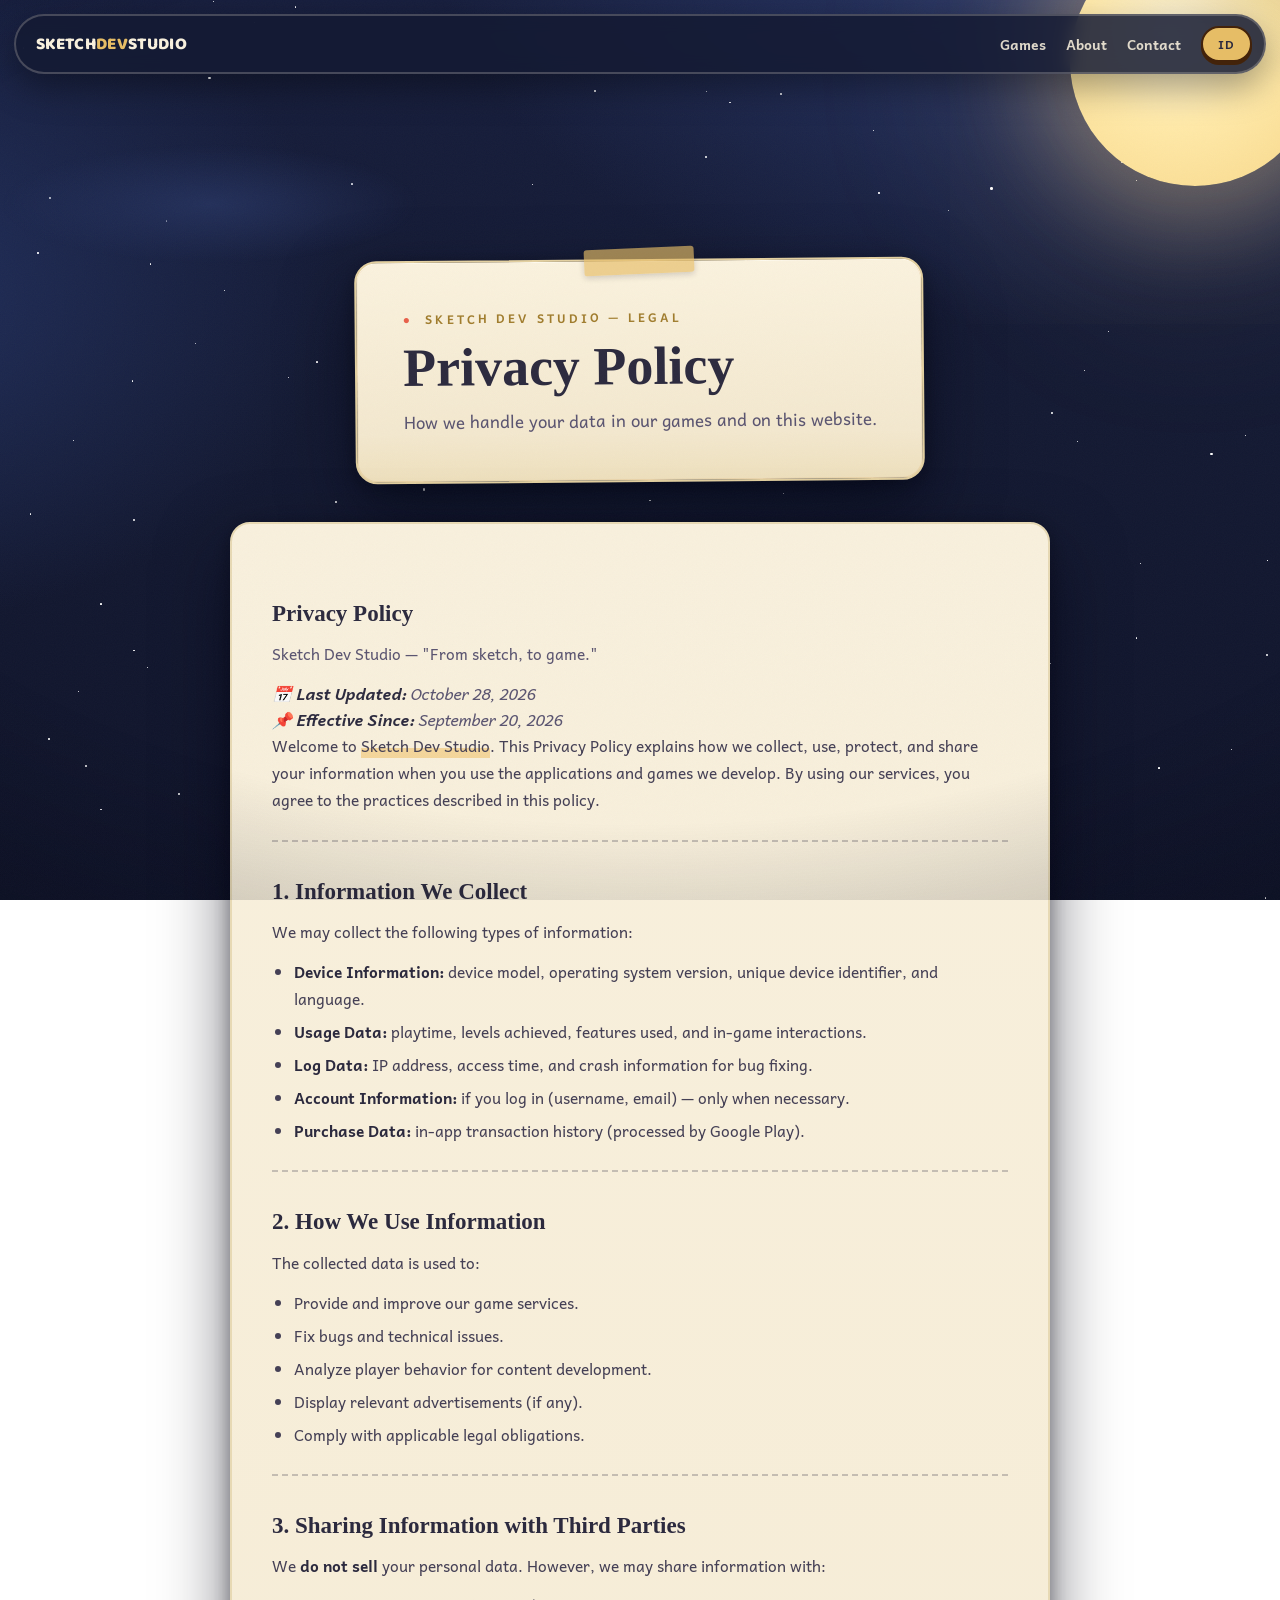
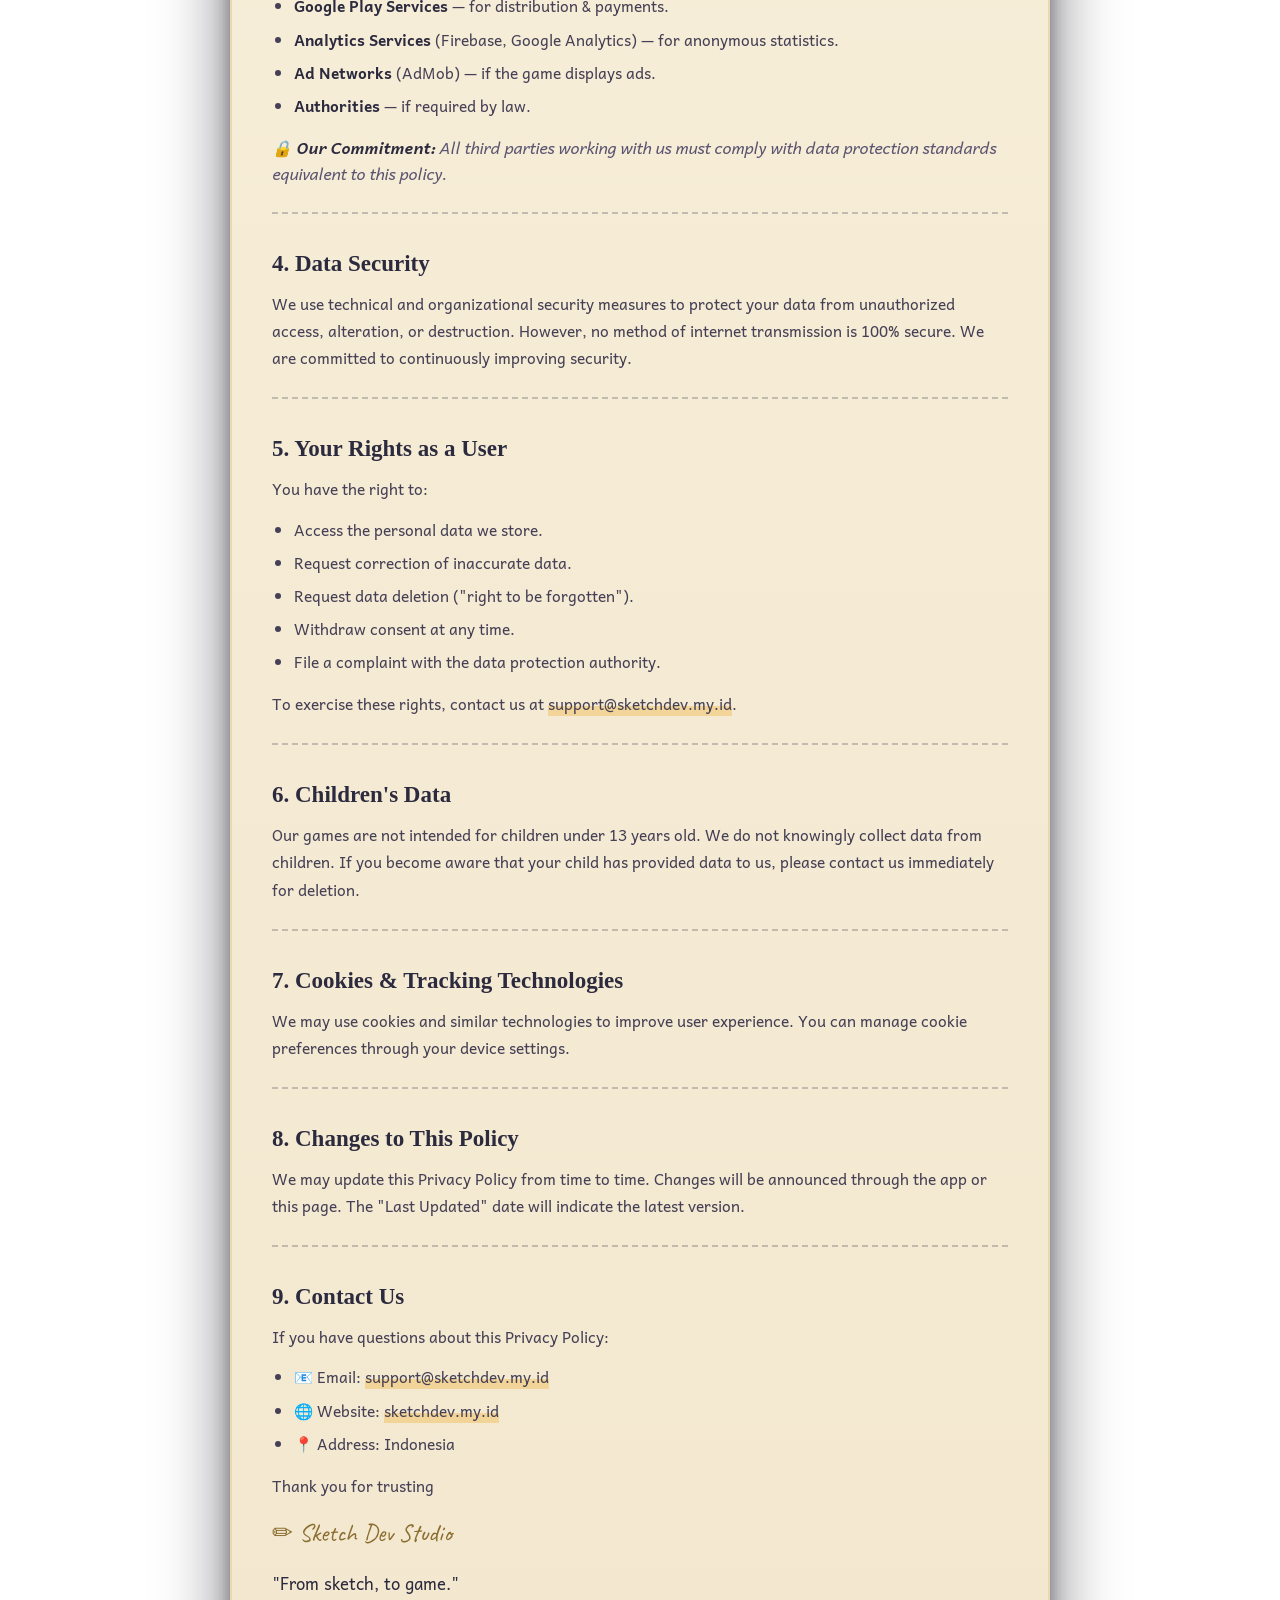
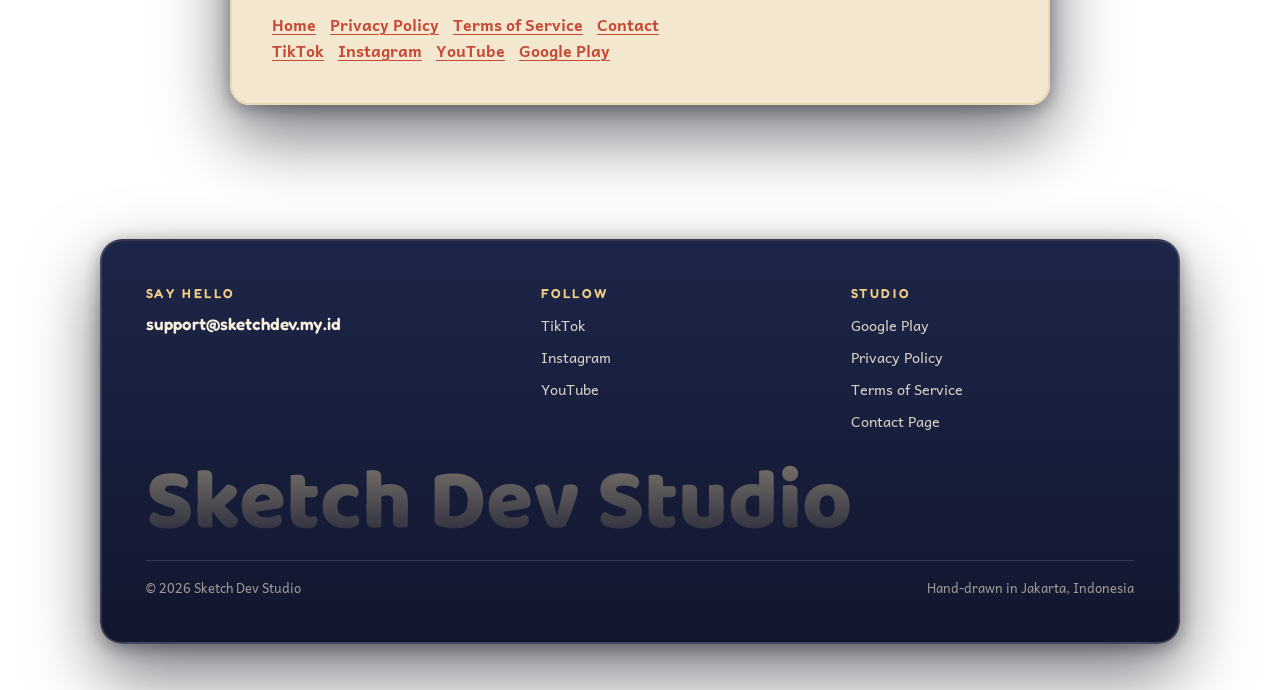
<file: privacy.html>
<!DOCTYPE html>
<html lang="en">
<head>
<meta charset="utf-8">
<meta name="viewport" content="width=device-width, initial-scale=1">
<title>Privacy Policy — Sketch Dev Studio</title>
<link rel="icon" type="image/png" sizes="32x32" href="favicon-32.png">
<link rel="apple-touch-icon" href="apple-touch-icon.png">
<link rel="preconnect" href="https://fonts.googleapis.com">
<link rel="preconnect" href="https://fonts.gstatic.com" crossorigin>
<link href="https://fonts.googleapis.com/css2?family=Andika:ital,wght@0,400;0,700;1,400&family=Baloo+2:wght@600;700;800&family=Caveat:wght@600;700&family=Fredoka:wght@500;600;700&display=swap" rel="stylesheet">
<link rel="stylesheet" href="assets/site.css">
</head>
<body>
<div id="stars" aria-hidden="true"></div>
<div class="moon" aria-hidden="true"></div>
<div class="cloud" aria-hidden="true" style="top:16%;width:420px;height:120px;animation-duration:95s"></div>
<div class="comet" aria-hidden="true"></div>
<nav>
  <a class="logo" href="index.html">SKETCH<em>DEV</em>STUDIO</a>
  <div class="links">
    <a href="index.html#games" data-en="Games" data-id="Game">Games</a>
    <a href="index.html#about" data-en="About" data-id="Tentang">About</a>
    <a href="contact.html" class="keep" data-en="Contact" data-id="Kontak">Contact</a>
    <button id="langBtn" title="Switch language">ID</button>
  </div>
</nav>

<header class="subhero">
  <div class="panel subhero-card">
    <div class="tape"></div>
    <div class="hero-kicker"><b>●</b>&nbsp; <span data-en="Sketch Dev Studio — Legal" data-id="Sketch Dev Studio — Legal">Sketch Dev Studio — Legal</span></div>
    <h1 data-en="Privacy Policy" data-id="Kebijakan Privasi">Privacy Policy</h1>
    <p class="sub" data-en="How we handle your data in our games and on this website." data-id="Bagaimana kami menangani data Anda di game kami dan situs web ini.">How we handle your data in our games and on this website.</p>
  </div>
</header>

<main class="doc">
  <div class="doc-card">
<div class="lang-section" id="lang-id">
<h2>Kebijakan Privasi</h1>
    <p class="subtitle">Sketch Dev Studio — "Dari goresan, jadi game."</p>

    <div class="note">
      <strong>📅 Terakhir Diperbarui:</strong> 28 Oktober 2026<br>
      <strong>📌 Berlaku Sejak:</strong> 20 September 2026
    </div>

    <p>
      Selamat datang di <span class="highlight">Sketch Dev Studio</span>.
      Kebijakan Privasi ini menjelaskan bagaimana kami mengumpulkan,
      menggunakan, melindungi, dan membagikan informasi Anda saat
      menggunakan aplikasi dan game yang kami kembangkan. Dengan
      menggunakan layanan kami, Anda menyetujui praktik yang dijelaskan
      dalam kebijakan ini.
    </p>

    <div class="sketch-divider"></div>

    <h2>1. Informasi yang Kami Kumpulkan</h2>
    <p>Kami dapat mengumpulkan beberapa jenis informasi berikut:</p>
    <ul>
      <li><strong>Informasi Perangkat:</strong> model perangkat, versi sistem operasi, pengenal unik perangkat, dan bahasa.</li>
      <li><strong>Data Penggunaan:</strong> waktu bermain, level yang dicapai, fitur yang digunakan, dan interaksi dalam game.</li>
      <li><strong>Data Log:</strong> alamat IP, waktu akses, dan informasi crash untuk perbaikan bug.</li>
      <li><strong>Informasi Akun:</strong> jika Anda login (nama pengguna, email) — hanya jika diperlukan.</li>
      <li><strong>Data Pembelian:</strong> riwayat transaksi dalam aplikasi (diproses oleh Google Play).</li>
    </ul>

    <div class="sketch-divider"></div>

    <h2>2. Cara Kami Menggunakan Informasi</h2>
    <p>Data yang dikumpulkan digunakan untuk:</p>
    <ul>
      <li>Menyediakan dan meningkatkan layanan game kami.</li>
      <li>Memperbaiki bug dan masalah teknis.</li>
      <li>Menganalisis perilaku pemain untuk pengembangan konten.</li>
      <li>Menampilkan iklan yang relevan (jika ada).</li>
      <li>Memenuhi kewajiban hukum yang berlaku.</li>
    </ul>

    <div class="sketch-divider"></div>

    <h2>3. Berbagi Informasi dengan Pihak Ketiga</h2>
    <p>Kami <strong>tidak menjual</strong> data pribadi Anda. Namun, kami dapat membagikan informasi kepada:</p>
    <ul>
      <li><strong>Google Play Services</strong> — untuk distribusi & pembayaran.</li>
      <li><strong>Layanan Analitik</strong> (Firebase, Google Analytics) — untuk statistik anonim.</li>
      <li><strong>Jaringan Iklan</strong> (AdMob) — jika game menampilkan iklan.</li>
      <li><strong>Pihak Berwenang</strong> — jika diwajibkan oleh hukum.</li>
    </ul>

    <div class="note">
      <strong>🔒 Komitmen Kami:</strong>
      Semua pihak ketiga yang bekerja sama dengan kami wajib mematuhi
      standar perlindungan data yang setara dengan kebijakan ini.
    </div>

    <div class="sketch-divider"></div>

    <h2>4. Keamanan Data</h2>
    <p>
      Kami menggunakan langkah-langkah keamanan teknis dan organisasi
      untuk melindungi data Anda dari akses tidak sah, perubahan, atau
      penghancuran. Namun, tidak ada metode transmisi internet yang
      100% aman. Kami berkomitmen untuk terus meningkatkan keamanan.
    </p>

    <div class="sketch-divider"></div>

    <h2>5. Hak Anda sebagai Pengguna</h2>
    <p>Anda berhak untuk:</p>
    <ul>
      <li>Mengakses data pribadi yang kami simpan.</li>
      <li>Meminta koreksi data yang tidak akurat.</li>
      <li>Meminta penghapusan data ("right to be forgotten").</li>
      <li>Menarik persetujuan kapan saja.</li>
      <li>Mengajukan keluhan kepada otoritas perlindungan data.</li>
    </ul>
    <p>Untuk menggunakan hak tersebut, hubungi kami di <span class="highlight">support@sketchdev.my.id</span>.</p>

    <div class="sketch-divider"></div>

    <h2>6. Data Anak-anak</h2>
    <p>
      Game kami tidak ditujukan untuk anak di bawah usia 13 tahun.
      Kami tidak dengan sengaja mengumpulkan data dari anak-anak.
      Jika Anda mengetahui anak Anda memberikan data kepada kami,
      segera hubungi kami untuk penghapusan.
    </p>

    <div class="sketch-divider"></div>

    <h2>7. Cookie & Teknologi Pelacakan</h2>
    <p>
      Kami dapat menggunakan cookie dan teknologi serupa untuk
      meningkatkan pengalaman pengguna. Anda dapat mengatur
      preferensi cookie melalui pengaturan perangkat Anda.
    </p>

    <div class="sketch-divider"></div>

    <h2>8. Perubahan Kebijakan Ini</h2>
    <p>
      Kami dapat memperbarui Kebijakan Privasi ini dari waktu ke waktu.
      Perubahan akan diumumkan melalui aplikasi atau halaman ini.
      Tanggal "Terakhir Diperbarui" akan menunjukkan versi terbaru.
    </p>

    <div class="sketch-divider"></div>

    <h2>9. Hubungi Kami</h2>
    <p>Jika Anda memiliki pertanyaan tentang Kebijakan Privasi ini:</p>
    <ul>
      <li>📧 Email: <span class="highlight">support@sketchdev.my.id</span></li>
      <li>🌐 Website: <span class="highlight">sketchdev.my.id</span></li>
      <li>📍 Alamat: Indonesia</li>
    </ul>

    <div class="footer">
      <p>Terima kasih telah mempercayai</p>
      <p class="signature">✏ Sketch Dev Studio</p>
      <p style="margin-top:12px; font-size:1.05rem; color:var(--text-faint);">"Dari goresan, jadi game."</p>
    
      <div class="footer-links">
        <a href="./">Beranda</a>
        <a href="privacy">Kebijakan Privasi</a>
        <a href="terms">Syarat & Ketentuan</a>
        <a href="contact">Kontak</a>
      </div>
      <div class="social-links">
        <a href="https://www.tiktok.com/@sketch.dev.studio" target="_blank" rel="noopener">TikTok</a>
        <a href="https://www.instagram.com/sketch.dev.studio" target="_blank" rel="noopener">Instagram</a>
        <a href="https://www.youtube.com/@sketchdevstudio" target="_blank" rel="noopener">YouTube</a>
        <a href="https://play.google.com/store/apps/developer?id=Sketch+Dev+Studio" target="_blank" rel="noopener">Google Play</a>
      </div>
    </div>
</div>
<div class="lang-section active" id="lang-en">
<h2>Privacy Policy</h1>
    <p class="subtitle">Sketch Dev Studio — "From sketch, to game."</p>

    <div class="note">
      <strong>📅 Last Updated:</strong> October 28, 2026<br>
      <strong>📌 Effective Since:</strong> September 20, 2026
    </div>

    <p>
      Welcome to <span class="highlight">Sketch Dev Studio</span>.
      This Privacy Policy explains how we collect, use, protect, and
      share your information when you use the applications and games
      we develop. By using our services, you agree to the practices
      described in this policy.
    </p>

    <div class="sketch-divider"></div>

    <h2>1. Information We Collect</h2>
    <p>We may collect the following types of information:</p>
    <ul>
      <li><strong>Device Information:</strong> device model, operating system version, unique device identifier, and language.</li>
      <li><strong>Usage Data:</strong> playtime, levels achieved, features used, and in-game interactions.</li>
      <li><strong>Log Data:</strong> IP address, access time, and crash information for bug fixing.</li>
      <li><strong>Account Information:</strong> if you log in (username, email) — only when necessary.</li>
      <li><strong>Purchase Data:</strong> in-app transaction history (processed by Google Play).</li>
    </ul>

    <div class="sketch-divider"></div>

    <h2>2. How We Use Information</h2>
    <p>The collected data is used to:</p>
    <ul>
      <li>Provide and improve our game services.</li>
      <li>Fix bugs and technical issues.</li>
      <li>Analyze player behavior for content development.</li>
      <li>Display relevant advertisements (if any).</li>
      <li>Comply with applicable legal obligations.</li>
    </ul>

    <div class="sketch-divider"></div>

    <h2>3. Sharing Information with Third Parties</h2>
    <p>We <strong>do not sell</strong> your personal data. However, we may share information with:</p>
    <ul>
      <li><strong>Google Play Services</strong> — for distribution & payments.</li>
      <li><strong>Analytics Services</strong> (Firebase, Google Analytics) — for anonymous statistics.</li>
      <li><strong>Ad Networks</strong> (AdMob) — if the game displays ads.</li>
      <li><strong>Authorities</strong> — if required by law.</li>
    </ul>

    <div class="note">
      <strong>🔒 Our Commitment:</strong>
      All third parties working with us must comply with data protection
      standards equivalent to this policy.
    </div>

    <div class="sketch-divider"></div>

    <h2>4. Data Security</h2>
    <p>
      We use technical and organizational security measures to protect
      your data from unauthorized access, alteration, or destruction.
      However, no method of internet transmission is 100% secure.
      We are committed to continuously improving security.
    </p>

    <div class="sketch-divider"></div>

    <h2>5. Your Rights as a User</h2>
    <p>You have the right to:</p>
    <ul>
      <li>Access the personal data we store.</li>
      <li>Request correction of inaccurate data.</li>
      <li>Request data deletion ("right to be forgotten").</li>
      <li>Withdraw consent at any time.</li>
      <li>File a complaint with the data protection authority.</li>
    </ul>
    <p>To exercise these rights, contact us at <span class="highlight">support@sketchdev.my.id</span>.</p>

    <div class="sketch-divider"></div>

    <h2>6. Children's Data</h2>
    <p>
      Our games are not intended for children under 13 years old.
      We do not knowingly collect data from children.
      If you become aware that your child has provided data to us,
      please contact us immediately for deletion.
    </p>

    <div class="sketch-divider"></div>

    <h2>7. Cookies & Tracking Technologies</h2>
    <p>
      We may use cookies and similar technologies to improve user
      experience. You can manage cookie preferences through your
      device settings.
    </p>

    <div class="sketch-divider"></div>

    <h2>8. Changes to This Policy</h2>
    <p>
      We may update this Privacy Policy from time to time. Changes
      will be announced through the app or this page. The "Last Updated"
      date will indicate the latest version.
    </p>

    <div class="sketch-divider"></div>

    <h2>9. Contact Us</h2>
    <p>If you have questions about this Privacy Policy:</p>
    <ul>
      <li>📧 Email: <span class="highlight">support@sketchdev.my.id</span></li>
      <li>🌐 Website: <span class="highlight">sketchdev.my.id</span></li>
      <li>📍 Address: Indonesia</li>
    </ul>

    <div class="footer">
      <p>Thank you for trusting</p>
      <p class="signature">✏ Sketch Dev Studio</p>
      <p style="margin-top:12px; font-size:1.05rem; color:var(--text-faint);">"From sketch, to game."</p>
    
      <div class="footer-links">
        <a href="./">Home</a>
        <a href="privacy">Privacy Policy</a>
        <a href="terms">Terms of Service</a>
        <a href="contact">Contact</a>
      </div>
      <div class="social-links">
        <a href="https://www.tiktok.com/@sketch.dev.studio" target="_blank" rel="noopener">TikTok</a>
        <a href="https://www.instagram.com/sketch.dev.studio" target="_blank" rel="noopener">Instagram</a>
        <a href="https://www.youtube.com/@sketchdevstudio" target="_blank" rel="noopener">YouTube</a>
        <a href="https://play.google.com/store/apps/developer?id=Sketch+Dev+Studio" target="_blank" rel="noopener">Google Play</a>
      </div>
    </div>
</div>
  </div>
</main>

<footer id="contact">
  <div class="panel foot-panel">
    <div class="tape"></div>
    <div class="foot-grid">
      <div class="col">
        <h4 data-en="Say hello" data-id="Sapa kami">Say hello</h4>
        <a class="foot-mail" href="mailto:support@sketchdev.my.id">support@sketchdev.my.id</a>
      </div>
      <div class="col">
        <h4 data-en="Follow" data-id="Ikuti">Follow</h4>
        <a href="https://www.tiktok.com/@sketch.dev.studio" target="_blank" rel="noopener">TikTok</a>
        <a href="https://www.instagram.com/sketch.dev.studio" target="_blank" rel="noopener">Instagram</a>
        <a href="https://www.youtube.com/@sketchdevstudio" target="_blank" rel="noopener">YouTube</a>
      </div>
      <div class="col">
        <h4 data-en="Studio" data-id="Studio">Studio</h4>
        <a href="https://play.google.com/store/apps/developer?id=Sketch+Dev+Studio" target="_blank" rel="noopener">Google Play</a>
        <a href="privacy.html" data-en="Privacy Policy" data-id="Kebijakan Privasi">Privacy Policy</a>
        <a href="terms.html" data-en="Terms of Service" data-id="Syarat Layanan">Terms of Service</a>
        <a href="contact.html" data-en="Contact Page" data-id="Halaman Kontak">Contact Page</a>
      </div>
    </div>
    <div class="foot-mega" aria-hidden="true">Sketch Dev Studio</div>
    <div class="foot-base">
      <span>© 2026 Sketch Dev Studio</span>
      <span data-en="Hand-drawn in Jakarta, Indonesia" data-id="Digambar dengan tangan di Jakarta, Indonesia">Hand-drawn in Jakarta, Indonesia</span>
    </div>
  </div>
</footer>

<script src="assets/site.js"></script>

</body>
</html>
</file>
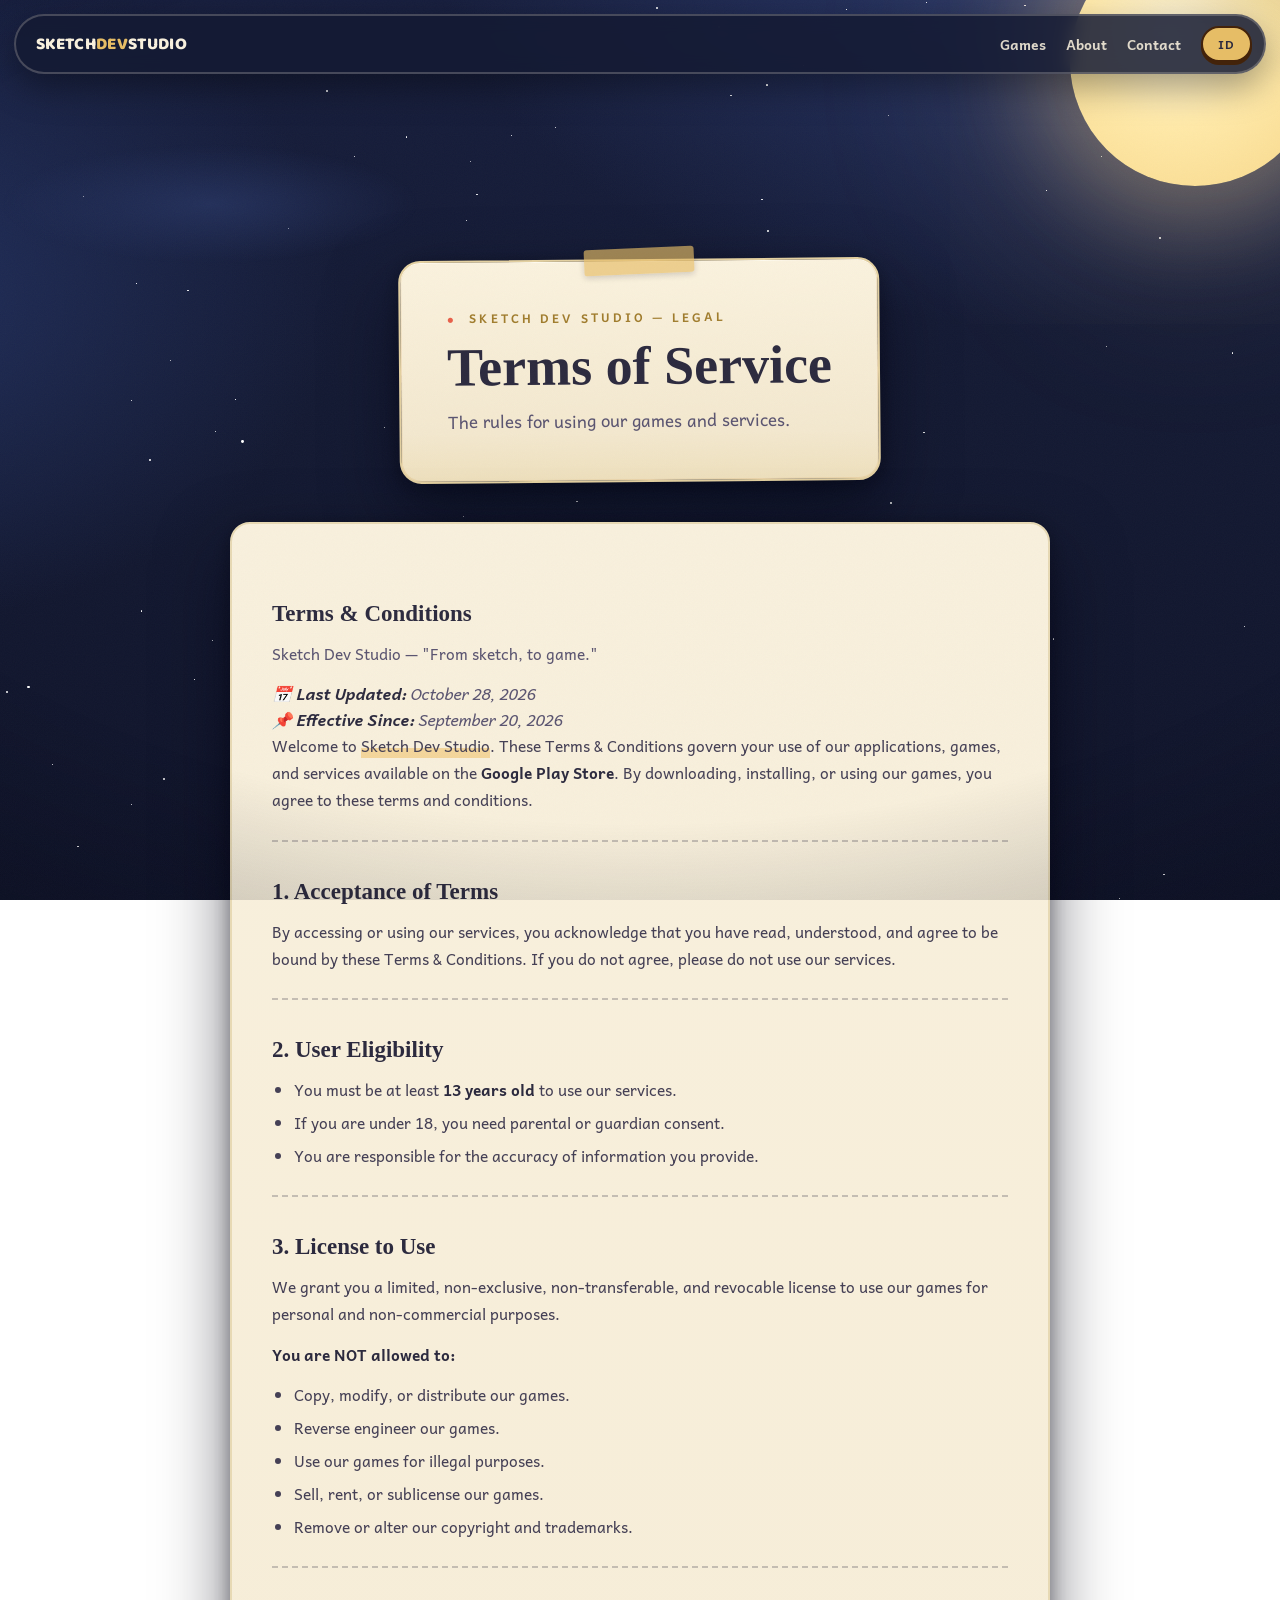
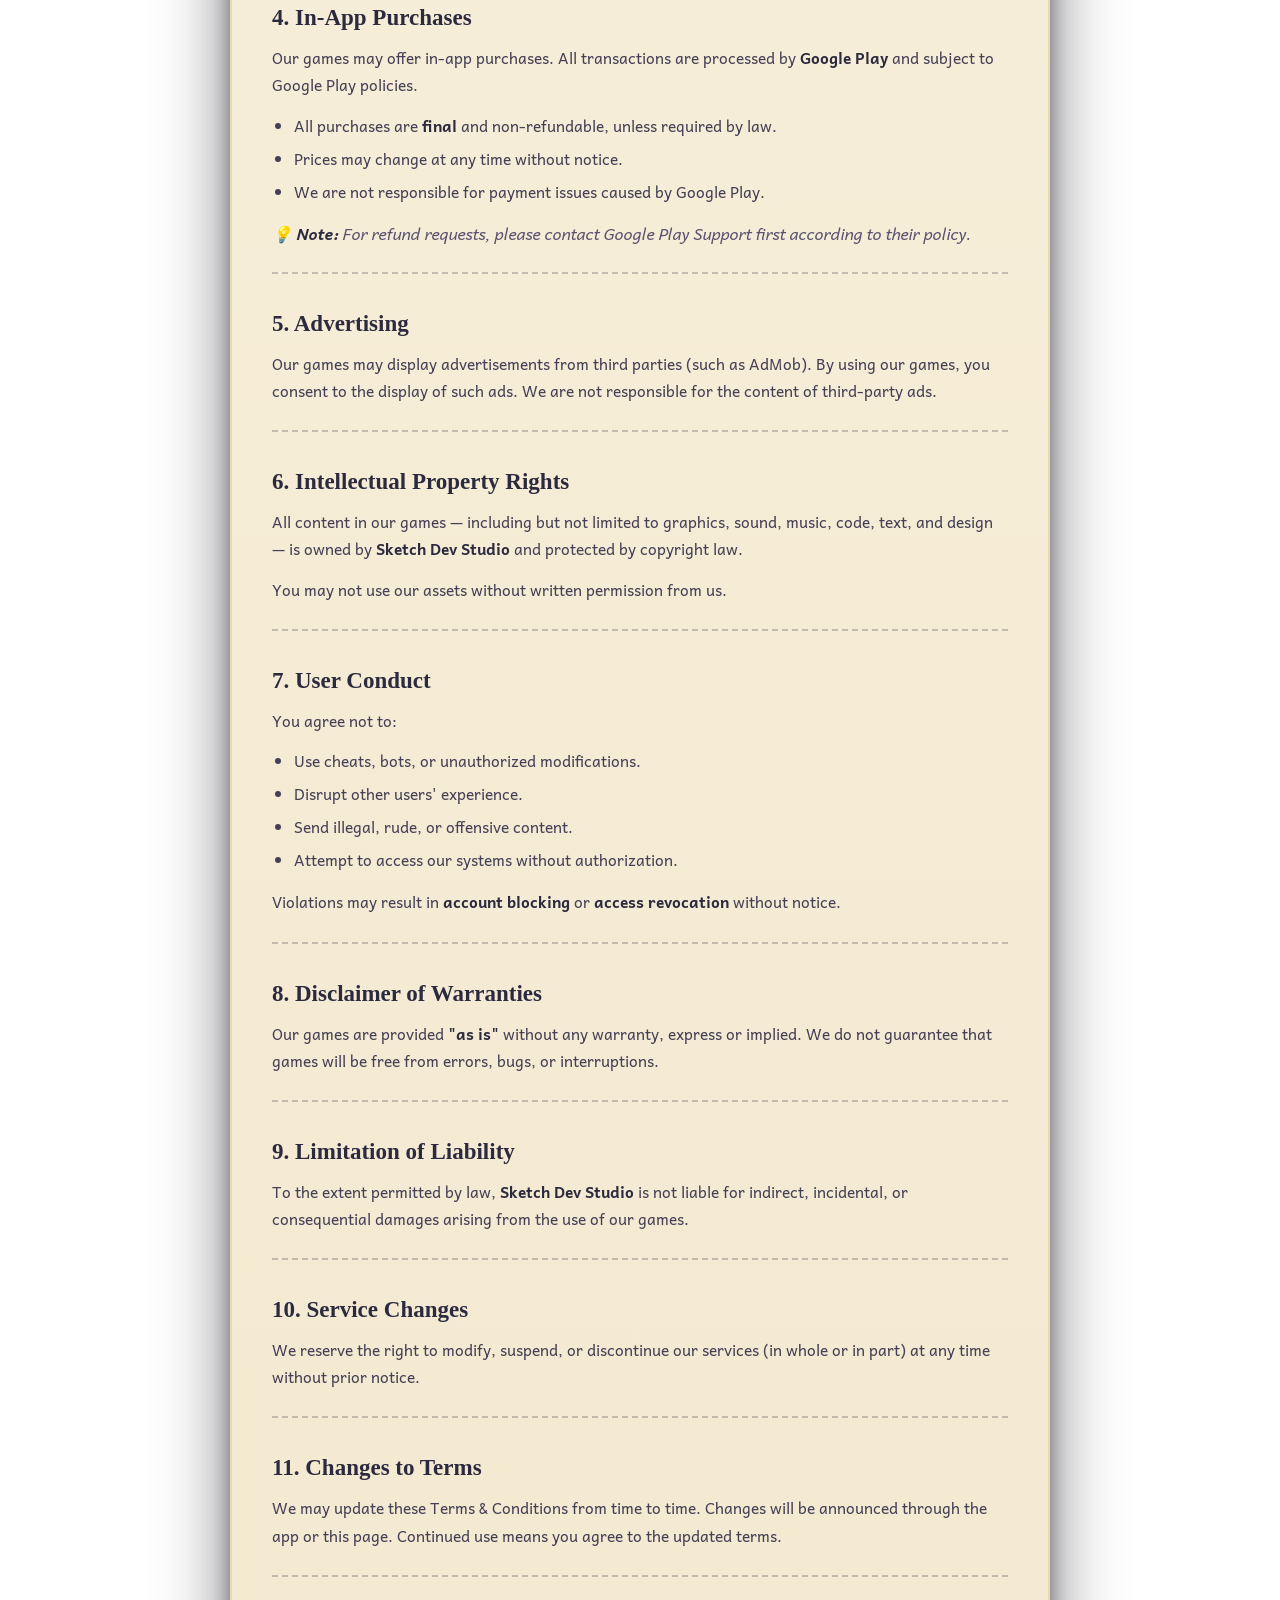
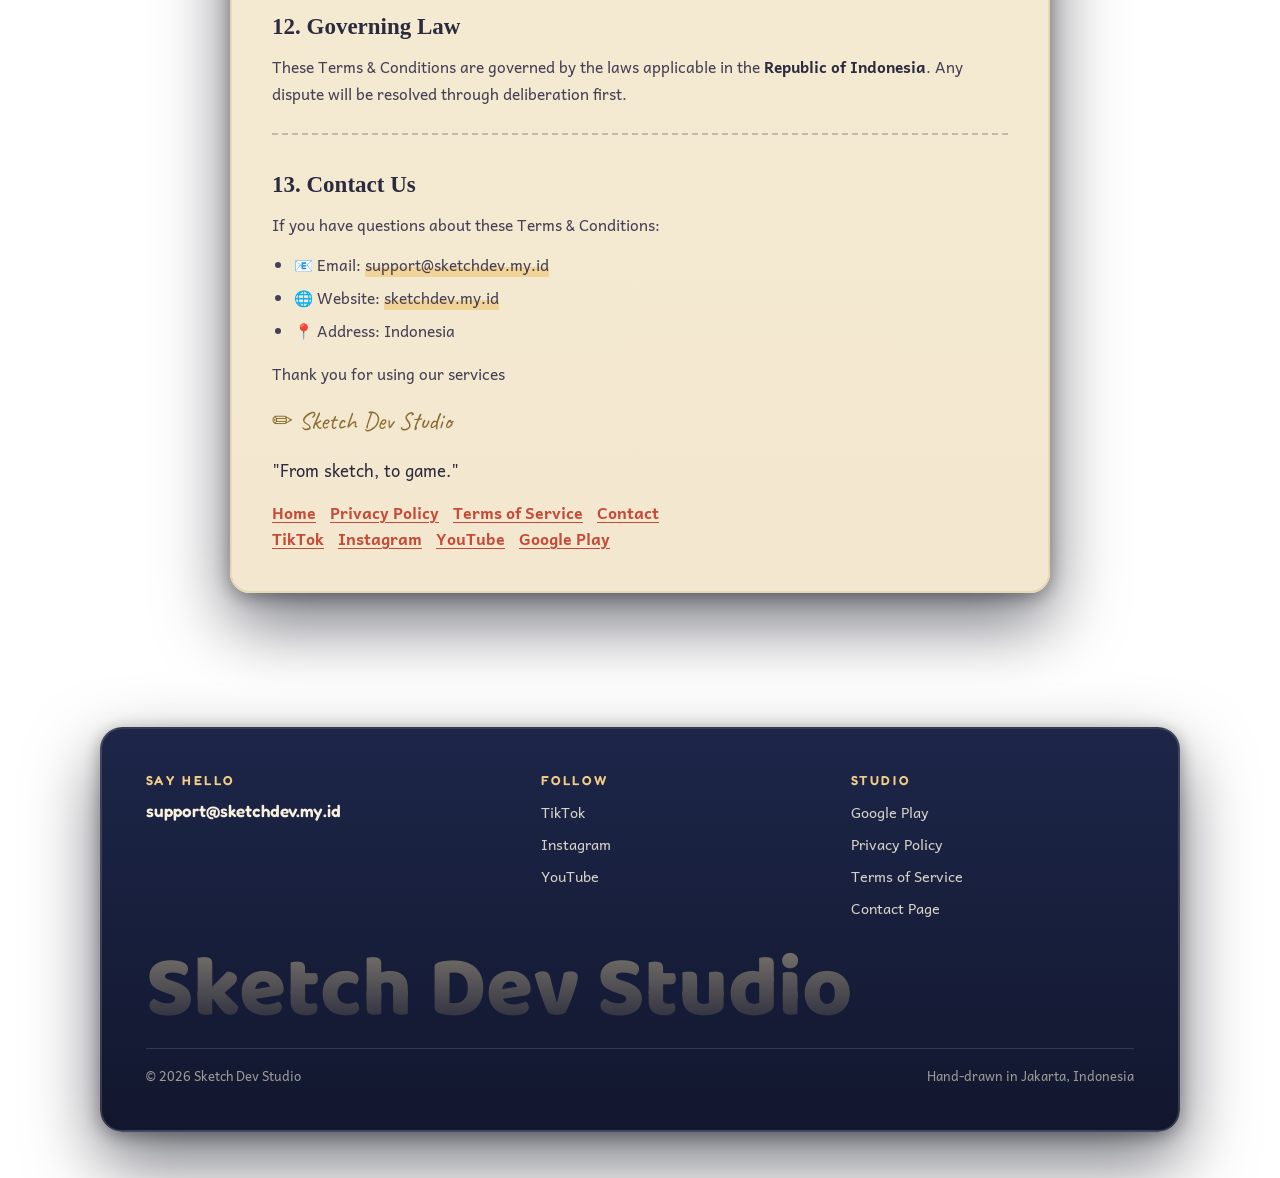
<file: terms.html>
<!DOCTYPE html>
<html lang="en">
<head>
<meta charset="utf-8">
<meta name="viewport" content="width=device-width, initial-scale=1">
<title>Terms of Service — Sketch Dev Studio</title>
<link rel="icon" type="image/png" sizes="32x32" href="favicon-32.png">
<link rel="apple-touch-icon" href="apple-touch-icon.png">
<link rel="preconnect" href="https://fonts.googleapis.com">
<link rel="preconnect" href="https://fonts.gstatic.com" crossorigin>
<link href="https://fonts.googleapis.com/css2?family=Andika:ital,wght@0,400;0,700;1,400&family=Baloo+2:wght@600;700;800&family=Caveat:wght@600;700&family=Fredoka:wght@500;600;700&display=swap" rel="stylesheet">
<link rel="stylesheet" href="assets/site.css">
</head>
<body>
<div id="stars" aria-hidden="true"></div>
<div class="moon" aria-hidden="true"></div>
<div class="cloud" aria-hidden="true" style="top:16%;width:420px;height:120px;animation-duration:95s"></div>
<div class="comet" aria-hidden="true"></div>
<nav>
  <a class="logo" href="index.html">SKETCH<em>DEV</em>STUDIO</a>
  <div class="links">
    <a href="index.html#games" data-en="Games" data-id="Game">Games</a>
    <a href="index.html#about" data-en="About" data-id="Tentang">About</a>
    <a href="contact.html" class="keep" data-en="Contact" data-id="Kontak">Contact</a>
    <button id="langBtn" title="Switch language">ID</button>
  </div>
</nav>

<header class="subhero">
  <div class="panel subhero-card">
    <div class="tape"></div>
    <div class="hero-kicker"><b>●</b>&nbsp; <span data-en="Sketch Dev Studio — Legal" data-id="Sketch Dev Studio — Legal">Sketch Dev Studio — Legal</span></div>
    <h1 data-en="Terms of Service" data-id="Syarat Layanan">Terms of Service</h1>
    <p class="sub" data-en="The rules for using our games and services." data-id="Aturan penggunaan game dan layanan kami.">The rules for using our games and services.</p>
  </div>
</header>

<main class="doc">
  <div class="doc-card">
<div class="lang-section" id="lang-id">
<h2>Syarat & Ketentuan</h1>
    <p class="subtitle">Sketch Dev Studio — "Dari goresan, jadi game."</p>

    <div class="note">
      <strong>📅 Terakhir Diperbarui:</strong> 28 Oktober 2026<br>
      <strong>📌 Berlaku Sejak:</strong> 20 September 2026
    </div>

    <p>
      Selamat datang di <span class="highlight">Sketch Dev Studio</span>.
      Syarat & Ketentuan ini mengatur penggunaan Anda terhadap
      aplikasi, game, dan layanan kami yang tersedia di
      <strong>Google Play Store</strong>. Dengan mengunduh,
      menginstal, atau menggunakan game kami, Anda menyetujui
      syarat dan ketentuan ini.
    </p>

    <div class="sketch-divider"></div>

    <h2>1. Penerimaan Syarat</h2>
    <p>
      Dengan mengakses atau menggunakan layanan kami, Anda
      menyatakan bahwa Anda telah membaca, memahami, dan
      menyetujui untuk terikat dengan Syarat & Ketentuan ini.
      Jika Anda tidak setuju, mohon untuk tidak menggunakan
      layanan kami.
    </p>

    <div class="sketch-divider"></div>

    <h2>2. Kelayakan Pengguna</h2>
    <ul>
      <li>Anda harus berusia minimal <strong>13 tahun</strong> untuk menggunakan layanan kami.</li>
      <li>Jika Anda di bawah 18 tahun, Anda memerlukan izin orang tua atau wali.</li>
      <li>Anda bertanggung jawab atas keakuratan informasi yang Anda berikan.</li>
    </ul>

    <div class="sketch-divider"></div>

    <h2>3. Lisensi Penggunaan</h2>
    <p>
      Kami memberikan Anda lisensi terbatas, tidak eksklusif,
      tidak dapat dipindahtangankan, dan dapat dicabut untuk
      menggunakan game kami untuk keperluan pribadi dan
      non-komersial.
    </p>
    <p><strong>Anda TIDAK diperbolehkan untuk:</strong></p>
    <ul>
      <li>Menyalin, memodifikasi, atau mendistribusikan game kami.</li>
      <li>Membalikkan rekayasa (reverse engineering) game kami.</li>
      <li>Menggunakan game kami untuk tujuan ilegal.</li>
      <li>Menjual, menyewakan, atau menyublisensikan game kami.</li>
      <li>Menghapus atau mengubah hak cipta dan merek dagang kami.</li>
    </ul>

    <div class="sketch-divider"></div>

    <h2>4. Pembelian Dalam Aplikasi</h2>
    <p>
      Game kami dapat menyediakan pembelian dalam aplikasi (in-app
      purchase). Semua transaksi diproses oleh <strong>Google Play</strong>
      dan tunduk pada kebijakan Google Play.
    </p>
    <ul>
      <li>Semua pembelian bersifat <strong>final</strong> dan tidak dapat dikembalikan, kecuali diwajibkan oleh hukum.</li>
      <li>Harga dapat berubah sewaktu-waktu tanpa pemberitahuan.</li>
      <li>Kami tidak bertanggung jawab atas masalah pembayaran yang disebabkan oleh Google Play.</li>
    </ul>

    <div class="note">
      <strong>💡 Catatan:</strong>
      Untuk permintaan pengembalian dana, silakan hubungi
      Google Play Support terlebih dahulu sesuai kebijakan mereka.
    </div>

    <div class="sketch-divider"></div>

    <h2>5. Iklan</h2>
    <p>
      Game kami dapat menampilkan iklan dari pihak ketiga
      (seperti AdMob). Dengan menggunakan game kami, Anda
      menyetujui penayangan iklan tersebut. Kami tidak
      bertanggung jawab atas konten iklan pihak ketiga.
    </p>

    <div class="sketch-divider"></div>

    <h2>6. Hak Kekayaan Intelektual</h2>
    <p>
      Semua konten dalam game kami — termasuk namun tidak
      terbatas pada grafik, suara, musik, kode, teks, dan
      desain — adalah milik <strong>Sketch Dev Studio</strong>
      dan dilindungi oleh hukum hak cipta.
    </p>
    <p>
      Anda tidak diperbolehkan menggunakan aset kami tanpa
      izin tertulis dari kami.
    </p>

    <div class="sketch-divider"></div>

    <h2>7. Perilaku Pengguna</h2>
    <p>Anda setuju untuk tidak:</p>
    <ul>
      <li>Menggunakan cheat, bot, atau modifikasi tidak sah.</li>
      <li>Mengganggu pengalaman pengguna lain.</li>
      <li>Mengirim konten yang melanggar hukum, kasar, atau menyinggung.</li>
      <li>Mencoba mengakses sistem kami tanpa izin.</li>
    </ul>
    <p>
      Pelanggaran dapat mengakibatkan <strong>pemblokiran akun</strong>
      atau <strong>pencabutan akses</strong> tanpa pemberitahuan.
    </p>

    <div class="sketch-divider"></div>

    <h2>8. Penafian Jaminan</h2>
    <p>
      Game kami disediakan <strong>"sebagaimana adanya"</strong>
      tanpa jaminan apa pun, baik tersurat maupun tersirat.
      Kami tidak menjamin bahwa game akan bebas dari kesalahan,
      bug, atau gangguan.
    </p>

    <div class="sketch-divider"></div>

    <h2>9. Batasan Tanggung Jawab</h2>
    <p>
      Sejauh diizinkan oleh hukum, <strong>Sketch Dev Studio</strong>
      tidak bertanggung jawab atas kerugian tidak langsung,
      insidental, atau konsekuensial yang timbul dari
      penggunaan game kami.
    </p>

    <div class="sketch-divider"></div>

    <h2>10. Perubahan Layanan</h2>
    <p>
      Kami berhak untuk mengubah, menangguhkan, atau
      menghentikan layanan kami (seluruhnya atau sebagian)
      kapan saja tanpa pemberitahuan sebelumnya.
    </p>

    <div class="sketch-divider"></div>

    <h2>11. Perubahan Syarat</h2>
    <p>
      Kami dapat memperbarui Syarat & Ketentuan ini dari waktu
      ke waktu. Perubahan akan diumumkan melalui aplikasi atau
      halaman ini. Penggunaan berkelanjutan berarti Anda
      menyetujui syarat yang diperbarui.
    </p>

    <div class="sketch-divider"></div>

    <h2>12. Hukum yang Berlaku</h2>
    <p>
      Syarat & Ketentuan ini diatur oleh hukum yang berlaku
      di <strong>Republik Indonesia</strong>. Setiap sengketa
      akan diselesaikan melalui musyawarah terlebih dahulu.
    </p>

    <div class="sketch-divider"></div>

    <h2>13. Hubungi Kami</h2>
    <p>Jika Anda memiliki pertanyaan tentang Syarat & Ketentuan ini:</p>
    <ul>
      <li>📧 Email: <span class="highlight">support@sketchdev.my.id</span></li>
      <li>🌐 Website: <span class="highlight">sketchdev.my.id</span></li>
      <li>📍 Alamat: Indonesia</li>
    </ul>

    <div class="footer">
      <p>Terima kasih telah menggunakan layanan kami</p>
      <p class="signature">✏ Sketch Dev Studio</p>
      <p style="margin-top:12px; font-size:1.05rem; color:var(--text-faint);">"Dari goresan, jadi game."</p>
    
      <div class="footer-links">
        <a href="./">Beranda</a>
        <a href="privacy">Kebijakan Privasi</a>
        <a href="terms">Syarat & Ketentuan</a>
        <a href="contact">Kontak</a>
      </div>
      <div class="social-links">
        <a href="https://www.tiktok.com/@sketch.dev.studio" target="_blank" rel="noopener">TikTok</a>
        <a href="https://www.instagram.com/sketch.dev.studio" target="_blank" rel="noopener">Instagram</a>
        <a href="https://www.youtube.com/@sketchdevstudio" target="_blank" rel="noopener">YouTube</a>
        <a href="https://play.google.com/store/apps/developer?id=Sketch+Dev+Studio" target="_blank" rel="noopener">Google Play</a>
      </div>
    </div>
</div>
<div class="lang-section active" id="lang-en">
<h2>Terms & Conditions</h1>
    <p class="subtitle">Sketch Dev Studio — "From sketch, to game."</p>

    <div class="note">
      <strong>📅 Last Updated:</strong> October 28, 2026<br>
      <strong>📌 Effective Since:</strong> September 20, 2026
    </div>

    <p>
      Welcome to <span class="highlight">Sketch Dev Studio</span>.
      These Terms & Conditions govern your use of our applications,
      games, and services available on the <strong>Google Play Store</strong>.
      By downloading, installing, or using our games, you agree to
      these terms and conditions.
    </p>

    <div class="sketch-divider"></div>

    <h2>1. Acceptance of Terms</h2>
    <p>
      By accessing or using our services, you acknowledge that you
      have read, understood, and agree to be bound by these Terms
      & Conditions. If you do not agree, please do not use our
      services.
    </p>

    <div class="sketch-divider"></div>

    <h2>2. User Eligibility</h2>
    <ul>
      <li>You must be at least <strong>13 years old</strong> to use our services.</li>
      <li>If you are under 18, you need parental or guardian consent.</li>
      <li>You are responsible for the accuracy of information you provide.</li>
    </ul>

    <div class="sketch-divider"></div>

    <h2>3. License to Use</h2>
    <p>
      We grant you a limited, non-exclusive, non-transferable, and
      revocable license to use our games for personal and
      non-commercial purposes.
    </p>
    <p><strong>You are NOT allowed to:</strong></p>
    <ul>
      <li>Copy, modify, or distribute our games.</li>
      <li>Reverse engineer our games.</li>
      <li>Use our games for illegal purposes.</li>
      <li>Sell, rent, or sublicense our games.</li>
      <li>Remove or alter our copyright and trademarks.</li>
    </ul>

    <div class="sketch-divider"></div>

    <h2>4. In-App Purchases</h2>
    <p>
      Our games may offer in-app purchases. All transactions are
      processed by <strong>Google Play</strong> and subject to Google
      Play policies.
    </p>
    <ul>
      <li>All purchases are <strong>final</strong> and non-refundable, unless required by law.</li>
      <li>Prices may change at any time without notice.</li>
      <li>We are not responsible for payment issues caused by Google Play.</li>
    </ul>

    <div class="note">
      <strong>💡 Note:</strong>
      For refund requests, please contact Google Play Support first
      according to their policy.
    </div>

    <div class="sketch-divider"></div>

    <h2>5. Advertising</h2>
    <p>
      Our games may display advertisements from third parties
      (such as AdMob). By using our games, you consent to the
      display of such ads. We are not responsible for the content
      of third-party ads.
    </p>

    <div class="sketch-divider"></div>

    <h2>6. Intellectual Property Rights</h2>
    <p>
      All content in our games — including but not limited to
      graphics, sound, music, code, text, and design — is owned
      by <strong>Sketch Dev Studio</strong> and protected by
      copyright law.
    </p>
    <p>
      You may not use our assets without written permission
      from us.
    </p>

    <div class="sketch-divider"></div>

    <h2>7. User Conduct</h2>
    <p>You agree not to:</p>
    <ul>
      <li>Use cheats, bots, or unauthorized modifications.</li>
      <li>Disrupt other users' experience.</li>
      <li>Send illegal, rude, or offensive content.</li>
      <li>Attempt to access our systems without authorization.</li>
    </ul>
    <p>
      Violations may result in <strong>account blocking</strong>
      or <strong>access revocation</strong> without notice.
    </p>

    <div class="sketch-divider"></div>

    <h2>8. Disclaimer of Warranties</h2>
    <p>
      Our games are provided <strong>"as is"</strong> without any
      warranty, express or implied. We do not guarantee that games
      will be free from errors, bugs, or interruptions.
    </p>

    <div class="sketch-divider"></div>

    <h2>9. Limitation of Liability</h2>
    <p>
      To the extent permitted by law, <strong>Sketch Dev Studio</strong>
      is not liable for indirect, incidental, or consequential damages
      arising from the use of our games.
    </p>

    <div class="sketch-divider"></div>

    <h2>10. Service Changes</h2>
    <p>
      We reserve the right to modify, suspend, or discontinue our
      services (in whole or in part) at any time without prior notice.
    </p>

    <div class="sketch-divider"></div>

    <h2>11. Changes to Terms</h2>
    <p>
      We may update these Terms & Conditions from time to time.
      Changes will be announced through the app or this page.
      Continued use means you agree to the updated terms.
    </p>

    <div class="sketch-divider"></div>

    <h2>12. Governing Law</h2>
    <p>
      These Terms & Conditions are governed by the laws applicable
      in the <strong>Republic of Indonesia</strong>. Any dispute
      will be resolved through deliberation first.
    </p>

    <div class="sketch-divider"></div>

    <h2>13. Contact Us</h2>
    <p>If you have questions about these Terms & Conditions:</p>
    <ul>
      <li>📧 Email: <span class="highlight">support@sketchdev.my.id</span></li>
      <li>🌐 Website: <span class="highlight">sketchdev.my.id</span></li>
      <li>📍 Address: Indonesia</li>
    </ul>

    <div class="footer">
      <p>Thank you for using our services</p>
      <p class="signature">✏ Sketch Dev Studio</p>
      <p style="margin-top:12px; font-size:1.05rem; color:var(--text-faint);">"From sketch, to game."</p>
    
      <div class="footer-links">
        <a href="./">Home</a>
        <a href="privacy">Privacy Policy</a>
        <a href="terms">Terms of Service</a>
        <a href="contact">Contact</a>
      </div>
      <div class="social-links">
        <a href="https://www.tiktok.com/@sketch.dev.studio" target="_blank" rel="noopener">TikTok</a>
        <a href="https://www.instagram.com/sketch.dev.studio" target="_blank" rel="noopener">Instagram</a>
        <a href="https://www.youtube.com/@sketchdevstudio" target="_blank" rel="noopener">YouTube</a>
        <a href="https://play.google.com/store/apps/developer?id=Sketch+Dev+Studio" target="_blank" rel="noopener">Google Play</a>
      </div>
    </div>
</div>
  </div>
</main>

<footer id="contact">
  <div class="panel foot-panel">
    <div class="tape"></div>
    <div class="foot-grid">
      <div class="col">
        <h4 data-en="Say hello" data-id="Sapa kami">Say hello</h4>
        <a class="foot-mail" href="mailto:support@sketchdev.my.id">support@sketchdev.my.id</a>
      </div>
      <div class="col">
        <h4 data-en="Follow" data-id="Ikuti">Follow</h4>
        <a href="https://www.tiktok.com/@sketch.dev.studio" target="_blank" rel="noopener">TikTok</a>
        <a href="https://www.instagram.com/sketch.dev.studio" target="_blank" rel="noopener">Instagram</a>
        <a href="https://www.youtube.com/@sketchdevstudio" target="_blank" rel="noopener">YouTube</a>
      </div>
      <div class="col">
        <h4 data-en="Studio" data-id="Studio">Studio</h4>
        <a href="https://play.google.com/store/apps/developer?id=Sketch+Dev+Studio" target="_blank" rel="noopener">Google Play</a>
        <a href="privacy.html" data-en="Privacy Policy" data-id="Kebijakan Privasi">Privacy Policy</a>
        <a href="terms.html" data-en="Terms of Service" data-id="Syarat Layanan">Terms of Service</a>
        <a href="contact.html" data-en="Contact Page" data-id="Halaman Kontak">Contact Page</a>
      </div>
    </div>
    <div class="foot-mega" aria-hidden="true">Sketch Dev Studio</div>
    <div class="foot-base">
      <span>© 2026 Sketch Dev Studio</span>
      <span data-en="Hand-drawn in Jakarta, Indonesia" data-id="Digambar dengan tangan di Jakarta, Indonesia">Hand-drawn in Jakarta, Indonesia</span>
    </div>
  </div>
</footer>

<script src="assets/site.js"></script>

</body>
</html>
</file>
<file: assets/site.css>
/* Sketch Dev Studio — "Night Shelf" theme.
   Langit malam berbintang, papan kayu gantung, dan rak buku berisi game.
   Palet: midnight/navy + cream/paper + gold/honey/oak + coral/sky. */
:root{
  --midnight:#141a33; --navy:#1d2649; --navy2:#26335f;
  --cream:#f8f0dd; --paper:#f3e8cf; --card:#fffdf4;
  --ink:#2c2a3e; --inksoft:#5a5470;
  --gold:#e6bd66; --goldsoft:#f2cd85; --honey:#d9a45c; --oak:#c98d4f; --oakd:#a8743a; --edge:#43230a;
  --coral:#e8604a; --sky:#8fb8e6; --sage:#7fb069;
  --disp:'Baloo 2',cursive; --head:'Fredoka',sans-serif; --body:'Andika',sans-serif; --hand:'Caveat',cursive;
  --serif:'Fraunces',Georgia,serif;
  --panel-shadow:0 30px 70px rgba(2,4,16,.55), 0 4px 18px rgba(2,4,16,.35);
  --gold-grad:linear-gradient(180deg,#f9e3ac 0%,#e6bd66 52%,#b98a34 100%);
}
*{margin:0;padding:0;box-sizing:border-box}
html{scroll-behavior:smooth}
body{
  background:
    radial-gradient(1100px 700px at 85% -10%, #2b3a6e 0%, rgba(43,58,110,0) 60%),
    radial-gradient(900px 620px at -12% 32%, #22305e 0%, rgba(34,48,94,0) 55%),
    linear-gradient(180deg,#171e3d 0%, var(--midnight) 45%, #10142a 100%);
  background-attachment:fixed;
  color:var(--cream); font-family:var(--body); overflow-x:hidden;
}
::selection{background:var(--gold); color:var(--ink)}
/* Vignette lembut + grain film sangat tipis untuk rasa material premium */
body::before{content:'';position:fixed;inset:0;z-index:2;pointer-events:none;
  background:radial-gradient(120% 90% at 50% 42%, rgba(0,0,0,0) 55%, rgba(3,5,15,.42) 100%)}
body::after{content:'';position:fixed;inset:0;z-index:2;pointer-events:none;opacity:.05;
  background-image:url("data:image/svg+xml,%3Csvg xmlns='http://www.w3.org/2000/svg' width='140' height='140'%3E%3Cfilter id='n'%3E%3CfeTurbulence type='fractalNoise' baseFrequency='0.9' numOctaves='2'/%3E%3C/filter%3E%3Crect width='140' height='140' filter='url(%23n)' opacity='0.55'/%3E%3C/svg%3E")}
img{max-width:100%}
main,footer,.hero,.marquee{position:relative;z-index:1}
a{color:inherit}

/* ---------- LANGIT (bintang, bulan, awan, komet) ---------- */
#stars{position:fixed;inset:0;z-index:0;pointer-events:none}
#stars .star{position:absolute;border-radius:50%;background:#fff;animation:twinkle var(--d,3.4s) ease-in-out infinite}
.stars-layer{position:absolute;inset:-48px;will-change:transform}
#glow{position:fixed;left:0;top:0;width:380px;height:380px;margin:-190px 0 0 -190px;border-radius:50%;
  pointer-events:none;z-index:0;opacity:0;transition:opacity .6s ease;mix-blend-mode:screen;
  background:radial-gradient(circle, rgba(255,232,170,.17) 0%, rgba(255,232,170,.05) 42%, rgba(255,232,170,0) 68%)}
#sparkles{position:fixed;inset:0;z-index:0;pointer-events:none}
.sparkle{position:absolute;color:#ffe9a8;pointer-events:none;line-height:1;
  text-shadow:0 0 9px rgba(255,220,150,.95);animation:sparkfly var(--life,900ms) ease-out forwards}
@keyframes sparkfly{0%{transform:translate(-50%,-50%) scale(.35) rotate(0deg);opacity:0}
  18%{opacity:1}100%{transform:translate(calc(-50% + var(--dx,0px)), calc(-50% + var(--dy,16px))) scale(1.05) rotate(85deg);opacity:0}}
@keyframes twinkle{0%,100%{opacity:.14}50%{opacity:.95}}
.moon{position:fixed;top:-64px;right:-40px;width:250px;height:250px;border-radius:50%;z-index:0;pointer-events:none;
  background:radial-gradient(circle at 42% 38%, #fff6d8 0%, #ffe9a8 45%, #f7d789 100%);
  box-shadow:0 0 90px 34px rgba(255,220,150,.30), 0 0 190px 90px rgba(255,220,150,.13)}
.cloud{position:fixed;z-index:0;pointer-events:none;border-radius:50%;
  background:radial-gradient(ellipse at center, rgba(38,51,95,.85) 0%, rgba(38,51,95,0) 70%);
  animation:drift linear infinite}
@keyframes drift{from{transform:translateX(-12vw)}to{transform:translateX(112vw)}}
.comet{position:fixed;top:12%;left:-240px;width:210px;height:2px;z-index:0;pointer-events:none;opacity:0;
  background:linear-gradient(90deg, rgba(255,255,255,0) 0%, #ffeec2 78%, #fff 100%);border-radius:2px;
  transform:rotate(-16deg);animation:cometfly 17s linear infinite}
.comet::after{content:'';position:absolute;right:-4px;top:-3px;width:8px;height:8px;border-radius:50%;
  background:#fff;box-shadow:0 0 14px 5px rgba(255,238,194,.85)}
@keyframes cometfly{0%,86%{transform:translate(0,0) rotate(-16deg);opacity:0}
  88%{opacity:1}96%,100%{transform:translate(125vw,38vh) rotate(-16deg);opacity:0}}

/* ---------- NAV ---------- */
nav{position:fixed;inset:14px 14px auto 14px;z-index:60;display:flex;align-items:center;justify-content:space-between;
  padding:10px 12px 10px 20px;background:rgba(20,26,51,.85);backdrop-filter:blur(9px);
  border:2px solid rgba(248,240,221,.22);border-radius:999px;box-shadow:0 14px 34px rgba(0,0,0,.35)}
nav .logo{font-family:var(--disp);font-weight:800;font-size:17px;letter-spacing:.02em;color:var(--cream);text-decoration:none}
nav .logo em{font-style:normal;color:var(--gold)}
nav .links{display:flex;align-items:center;gap:20px}
nav .links a{color:var(--cream);text-decoration:none;font-weight:700;font-size:14px;opacity:.88}
nav .links a:hover{opacity:1;color:var(--goldsoft)}
#langBtn{background:var(--gold);border:2px solid var(--edge);color:var(--ink);border-radius:999px;padding:6px 15px;
  font-family:var(--body);font-weight:700;font-size:12px;letter-spacing:.1em;cursor:pointer;box-shadow:0 3px 0 var(--edge)}
#langBtn:active{transform:translateY(2px);box-shadow:0 1px 0 var(--edge)}
@media(max-width:640px){nav{padding:8px 8px 8px 13px} nav .links{gap:9px} nav .links a{font-size:12px} nav .logo{font-size:12.5px;letter-spacing:0}
  #langBtn{padding:5px 9px;font-size:11px}}

/* ---------- PAPAN KAYU GANTUNG (hero) ---------- */
.hero{padding:0 30px 8px}
.sign-wrap{display:flex;flex-direction:column;align-items:center;padding-top:212px;position:relative}
.sign-wrap::before{content:'';position:absolute;top:60px;left:50%;transform:translateX(-50%);
  width:820px;height:480px;max-width:96vw;pointer-events:none;
  background:radial-gradient(ellipse at center, rgba(230,189,102,.14) 0%, rgba(230,189,102,0) 65%)}
.lantern{position:absolute;top:58px;z-index:1;display:flex;flex-direction:column;align-items:center;pointer-events:none}
.lantern.left{left:5.5%}.lantern.right{right:5.5%}
.lantern .chain{width:2px;height:118px;background:repeating-linear-gradient(180deg,#6d5327 0 6px,#4a3a1c 6px 12px)}
.lantern .lamp{width:34px;height:46px;border:2.5px solid var(--edge);border-radius:9px;position:relative;
  background:radial-gradient(circle at 50% 56%, #ffedb5 0%, #f4bd55 52%, rgba(244,189,85,.25) 82%);
  box-shadow:0 0 38px 14px rgba(255,198,90,.32), inset 0 0 0 2px rgba(255,240,200,.35);
  animation:flicker 3.4s ease-in-out infinite}
.lantern.right .lamp{animation-delay:-1.7s}
@keyframes flicker{0%,100%{filter:brightness(1)}38%{filter:brightness(1.13)}55%{filter:brightness(.94)}72%{filter:brightness(1.08)}}
@media(max-width:900px){.lantern{display:none}}
.sign{position:relative;z-index:1;text-align:center;max-width:760px;width:100%;
  background:
    linear-gradient(180deg, rgba(255,255,255,.09), rgba(0,0,0,.14)),
    repeating-linear-gradient(93deg, rgba(90,55,15,.10) 0 3px, rgba(90,55,15,0) 3px 26px),
    repeating-linear-gradient(180deg,#c08a49 0 46px,#b37c3e 46px 48px);
  border:3px solid var(--edge);border-radius:16px;
  box-shadow:inset 0 2px 0 rgba(255,235,190,.35), inset 0 -4px 0 rgba(67,35,10,.35),
    inset 0 0 0 2px rgba(249,227,172,.28), 0 34px 70px rgba(0,0,0,.55);
  padding:40px 46px 36px;transform-origin:50% -130px;animation:sway 7.5s ease-in-out infinite}
.sign::before,.sign::after{content:'';position:absolute;top:-128px;width:4px;height:130px;
  background:repeating-linear-gradient(180deg,#96754a 0 7px,#75562e 7px 14px);border-radius:2px}
.sign::before{left:13%;transform:rotate(4.5deg)}
.sign::after{right:13%;transform:rotate(-4.5deg)}
@keyframes sway{0%,100%{transform:rotate(-1.05deg)}50%{transform:rotate(1.05deg)}}
.sign .kick{font-size:11.5px;font-weight:700;letter-spacing:.32em;text-transform:uppercase;color:#ffe9b0;
  text-shadow:0 2px 0 rgba(67,35,10,.5)}
.sign .brand{display:flex;align-items:center;justify-content:center;gap:16px;margin-top:12px;flex-wrap:wrap}
.sign .brand svg{flex:none;filter:drop-shadow(0 3px 0 rgba(67,35,10,.45))}
.sign .brand .word{font-family:var(--disp);font-weight:800;font-size:clamp(36px,6.2vw,64px);line-height:1.02;
  color:var(--cream);letter-spacing:.015em;filter:drop-shadow(0 3px 0 rgba(67,35,10,.5)) drop-shadow(0 10px 22px rgba(0,0,0,.3))}
.sign .brand .word b{background:var(--gold-grad);-webkit-background-clip:text;background-clip:text;color:transparent;font-weight:800}
.sign-sub{margin-top:30px;max-width:560px;width:100%;text-align:center;position:relative;
  background:
    linear-gradient(180deg, rgba(255,255,255,.07), rgba(0,0,0,.12)),
    repeating-linear-gradient(180deg,#a8743a 0 34px,#9c6c34 34px 36px);
  border:3px solid var(--edge);border-radius:13px;
  box-shadow:inset 0 2px 0 rgba(255,235,190,.3), 0 20px 40px rgba(0,0,0,.45);
  padding:14px 24px;transform:rotate(-1.3deg);transform-origin:50% -40px;animation:sway2 8.5s ease-in-out infinite}
.sign-sub::before,.sign-sub::after{content:'';position:absolute;top:-32px;width:3px;height:34px;
  background:repeating-linear-gradient(180deg,#96754a 0 6px,#75562e 6px 12px)}
.sign-sub::before{left:16%}.sign-sub::after{right:16%}
@keyframes sway2{0%,100%{transform:rotate(-.4deg)}50%{transform:rotate(-2.1deg)}}
.sign-sub p{font-family:var(--head);font-weight:500;font-size:clamp(14.5px,2vw,17.5px);color:#ffeecb;
  text-shadow:0 2px 0 rgba(67,35,10,.5);line-height:1.45}
@media(max-width:640px){.sign-wrap{padding-top:172px}.sign{padding:28px 20px 24px}.sign::before,.sign::after{top:-104px;height:106px}}

/* ---------- PANEL KREM (pop-up book) ---------- */
.panel{background:linear-gradient(180deg,#faf2de,var(--paper) 78%,#eee0bd);color:var(--ink);
  border:2px solid #e3d0a0;border-radius:22px;
  box-shadow:var(--panel-shadow), inset 0 1px 0 rgba(255,253,244,.9), inset 0 0 0 1px rgba(217,164,92,.22);
  padding:clamp(26px,3.6vw,48px);position:relative;max-width:1080px;margin:0 auto}
.panel .tape{position:absolute;top:-13px;left:50%;transform:translateX(-50%) rotate(-2deg);
  width:110px;height:26px;background:rgba(230,189,102,.65);border-radius:3px;
  box-shadow:0 2px 6px rgba(20,16,40,.18)}
.tilt-l{transform:rotate(-.55deg)} .tilt-r{transform:rotate(.55deg)}
.narrow{max-width:780px}
main section{padding:30px 30px}
@media(max-width:640px){main section{padding:22px 16px}.hero{padding:0 16px 4px}}

.hero-card{margin-top:44px;max-width:820px;text-align:center}
.hero-kicker{font-size:12px;font-weight:700;letter-spacing:.26em;text-transform:uppercase;color:#a07c2c}
.hero-kicker b{color:var(--coral)}
.hero h1{font-family:var(--serif);font-weight:600;font-size:clamp(36px,5vw,60px);line-height:1.05;
  letter-spacing:0;margin-top:16px;color:var(--ink)}
.hero h1 .amber{font-style:italic;background:linear-gradient(180deg,#e8930c,#b96f04);
  -webkit-background-clip:text;background-clip:text;color:transparent}
.hero h1 .terra{font-style:italic;color:var(--coral)}
.hero-desc{margin:16px auto 0;max-width:600px;color:var(--inksoft);font-size:clamp(15px,1.6vw,17.5px);line-height:1.65}
.hero-cta{display:flex;gap:13px;justify-content:center;flex-wrap:wrap;margin-top:24px}
.btn{display:inline-flex;align-items:center;gap:9px;text-decoration:none;cursor:pointer;position:relative;overflow:hidden;
  background:linear-gradient(165deg,#f6dc9a 0%,var(--gold) 48%,#cfa14a 100%);color:var(--ink);
  font-family:var(--head);font-weight:600;font-size:15.5px;
  border:2px solid var(--edge);border-radius:999px;padding:12px 24px;box-shadow:0 4px 0 var(--edge);
  transition:transform .15s ease, box-shadow .15s ease}
.btn::after{content:'';position:absolute;top:0;bottom:0;left:-70%;width:45%;transform:skewX(-22deg);
  background:linear-gradient(90deg, rgba(255,255,255,0), rgba(255,255,255,.55), rgba(255,255,255,0));
  transition:left .55s ease}
.btn:hover{transform:translateY(-2px);box-shadow:0 6px 0 var(--edge)}
.btn:hover::after{left:115%}
.btn:active{transform:translateY(2px);box-shadow:0 1px 0 var(--edge)}
.btn.ghost{background:transparent;color:var(--ink);border-color:var(--ink);box-shadow:0 4px 0 rgba(44,42,62,.8)}
.btn.ghost:hover{box-shadow:0 6px 0 rgba(44,42,62,.8)}
.btn.cream{background:var(--cream)}
.hero-note{margin-top:20px;font-family:var(--hand);font-size:21px;color:#8a6d2f;transform:rotate(-1.6deg)}
.scroll-cue{text-align:center;margin-top:26px;font-family:var(--hand);font-size:21px;color:rgba(248,240,221,.75)}

/* ---------- MARQUEE (pita kayu) ---------- */
.marquee{margin-top:44px;overflow:hidden;transform:rotate(-1.1deg) scale(1.02);
  background:
    linear-gradient(180deg, rgba(255,255,255,.06), rgba(0,0,0,.2)),
    repeating-linear-gradient(180deg,#96682f 0 30px,#8a5f2a 30px 32px);
  border-top:3px solid var(--edge);border-bottom:3px solid var(--edge);
  box-shadow:0 16px 34px rgba(0,0,0,.35), inset 0 1px 0 rgba(249,227,172,.25)}
.marquee .track{display:flex;gap:0;white-space:nowrap;padding:11px 0;width:max-content;
  font-family:var(--disp);font-weight:700;font-size:15px;letter-spacing:.16em;color:#f6dc9a;
  text-shadow:0 2px 0 rgba(67,35,10,.5);animation:mq 30s linear infinite}
.marquee .track i{font-style:normal;color:var(--gold);margin:0 16px}
@keyframes mq{to{transform:translateX(-50%)}}

/* ---------- KEPALA SEKSI ---------- */
.sec-head{margin-bottom:28px;position:relative;padding-bottom:18px}
.sec-head::before{content:'';position:absolute;left:0;bottom:5px;width:118px;height:1px;
  background:linear-gradient(90deg,var(--honey),rgba(217,164,92,0))}
.sec-head::after{content:'✦';position:absolute;left:124px;bottom:0;font-size:11px;color:var(--honey)}
.sec-head .no{font-family:var(--head);font-weight:600;font-size:13px;letter-spacing:.22em;
  background:linear-gradient(180deg,#c9930a,#96690a);-webkit-background-clip:text;background-clip:text;color:transparent}
.sec-head h2{font-family:var(--serif);font-weight:600;font-size:clamp(30px,3.9vw,44px);color:var(--ink);margin-top:6px;line-height:1.06}
.sec-head p{margin-top:8px;color:var(--inksoft);font-size:15.5px;line-height:1.6;max-width:640px}
.manifesto{font-size:clamp(16.5px,1.9vw,20px);line-height:1.75;color:#3d3a52}
.manifesto .hl{background:linear-gradient(transparent 60%, rgba(242,205,133,.75) 60%);padding:0 2px}
.manifesto .un{text-decoration:underline wavy var(--coral) 1.5px;text-underline-offset:4px}
.mani-note{margin-top:18px;font-family:var(--hand);font-size:21px;color:#8a6d2f;transform:rotate(-1.2deg)}

/* ---------- RAK BUKU GAME ---------- */
.books{display:grid;grid-template-columns:repeat(3,1fr);gap:44px 22px}
@media(max-width:900px){.books{grid-template-columns:repeat(2,1fr)}}
@media(max-width:520px){.books{grid-template-columns:1fr}}
.book{background:linear-gradient(180deg,#fffdf4,#fdf6e0);border:2px solid #e2cd97;border-radius:14px;padding:15px 15px 13px;position:relative;
  box-shadow:0 12px 26px rgba(20,16,40,.18), inset 0 1px 0 #fff;transition:transform .35s cubic-bezier(.22,.8,.28,1), box-shadow .35s ease;color:var(--ink);text-decoration:none;display:block}
.book:hover{transform:translateY(-8px) rotate(-.7deg);box-shadow:0 26px 44px rgba(20,16,40,.28), inset 0 1px 0 #fff}
.book::after{content:'';position:absolute;left:-9px;right:-9px;bottom:-15px;height:15px;border-radius:6px;
  background:linear-gradient(180deg,var(--oak),var(--oakd));border:2px solid var(--edge);
  box-shadow:0 12px 20px rgba(0,0,0,.3)}
.book .cover{position:relative;display:block;border-radius:9px;overflow:hidden}
.book .cover img{display:block;width:100%;aspect-ratio:1;object-fit:cover}
.book .cover::before{content:'';position:absolute;left:0;top:0;bottom:0;width:11px;z-index:1;
  background:linear-gradient(90deg, rgba(67,35,10,.30), rgba(67,35,10,0))}
.book .cover::after{content:'';position:absolute;inset:0;z-index:1;pointer-events:none;
  background:linear-gradient(115deg, rgba(255,255,255,.34) 0%, rgba(255,255,255,0) 42%);
  opacity:.5;transition:opacity .35s ease}
.book:hover .cover::after{opacity:.95}
.book .idx{position:absolute;top:9px;right:9px;z-index:1;background:rgba(20,26,51,.82);color:var(--goldsoft);
  font-family:var(--head);font-weight:600;font-size:11px;letter-spacing:.08em;padding:4px 9px;border-radius:999px}
.book h3{font-family:var(--serif);font-weight:600;font-size:21px;margin-top:14px;color:var(--ink)}
.book h3::after{content:'';display:block;width:36px;height:2px;margin-top:7px;border-radius:2px;
  background:linear-gradient(90deg,var(--honey),rgba(217,164,92,0))}
.book .meta{margin-top:5px;font-size:13.5px;line-height:1.55;color:var(--inksoft)}
.pill{display:inline-block;margin-top:11px;font-family:var(--head);font-weight:600;font-size:11.5px;
  letter-spacing:.07em;text-transform:uppercase;padding:5px 11px;border-radius:999px;
  background:#dbe9fa;color:#2c4a72;border:1.5px solid var(--sky)}
.pill.live{background:#f6d488;color:#6b4e12;border-color:var(--honey)}

/* ---------- SOROTAN (game bintang utama) ---------- */
.spot{max-width:1080px;margin:0 auto;position:relative;color:var(--cream);
  background:linear-gradient(155deg,var(--navy2),var(--navy) 60%,#182040);
  border:2px solid rgba(230,189,102,.5);border-radius:22px;box-shadow:var(--panel-shadow);
  padding:clamp(24px,3.4vw,42px);display:grid;grid-template-columns:1fr;align-items:center;overflow:hidden;isolation:isolate}
.spot::before{content:'';position:absolute;top:-70px;right:-50px;width:230px;height:230px;border-radius:50%;
  background:radial-gradient(circle at 42% 38%, #fff6d8 0%, #ffe9a8 48%, rgba(247,215,137,0) 72%)}
.spot .art{position:relative}
.spot-bg{position:absolute;inset:0;z-index:0;overflow:hidden}
.spot-bg iframe{position:absolute;top:50%;left:50%;width:200%;height:200%;transform:translate(-50%,-50%);border:0;pointer-events:none}
.spot-bg-icon{position:absolute;top:0;right:0;z-index:1;height:100%;width:52%;object-fit:cover;object-position:center;opacity:.92;pointer-events:none;-webkit-mask-image:linear-gradient(270deg,#000 42%,transparent 96%);mask-image:linear-gradient(270deg,#000 42%,transparent 96%)}
.spot::after{content:"";position:absolute;inset:0;z-index:2;background:linear-gradient(95deg,rgba(13,17,38,.86) 22%,rgba(13,17,38,.48) 58%,rgba(13,17,38,.18));pointer-events:none}
.spot-body{position:relative;z-index:3;max-width:600px}
.spot::before{z-index:1;opacity:.55}
.spot .art img{width:100%;border-radius:18px;border:3px solid rgba(248,240,221,.35);
  box-shadow:0 0 0 6px rgba(230,189,102,.18), 0 22px 44px rgba(0,0,0,.5)}
.spot .kick{font-size:11.5px;font-weight:700;letter-spacing:.3em;text-transform:uppercase;color:var(--goldsoft)}
.spot h2{font-family:var(--serif);font-weight:600;font-size:clamp(32px,4.2vw,48px);margin-top:8px;line-height:1.04}
.spot p{margin-top:10px;color:#c9cdea;font-size:15.5px;line-height:1.65;max-width:520px}
.spot .row{display:flex;gap:13px;align-items:center;flex-wrap:wrap;margin-top:20px;position:relative;z-index:1}
.spot .pill{margin-top:0}
@media(max-width:760px){.spot{grid-template-columns:1fr}.spot .art{max-width:230px}}
@media(max-width:760px){.spot-bg iframe{width:400%;height:100%}.spot-bg-icon{width:78%;opacity:.5}.spot::after{background:linear-gradient(180deg,rgba(13,17,38,.72),rgba(13,17,38,.55) 55%,rgba(13,17,38,.78))}}

/* ---------- STATISTIK ---------- */
.stats{max-width:1080px;margin:0 auto;display:grid;grid-template-columns:repeat(4,1fr);gap:18px;
  padding:10px 6px;border-top:2px dashed rgba(248,240,221,.2);border-bottom:2px dashed rgba(248,240,221,.2)}
@media(max-width:760px){.stats{grid-template-columns:repeat(2,1fr)}}
.stat{text-align:center;padding:14px 4px}
@media(min-width:761px){.stat + .stat{border-left:1px solid rgba(230,189,102,.18)}}
.stat .num{font-family:var(--disp);font-weight:800;font-size:clamp(36px,4.6vw,54px);line-height:1;
  background:var(--gold-grad);-webkit-background-clip:text;background-clip:text;color:transparent;
  filter:drop-shadow(0 3px 0 rgba(0,0,0,.35))}
.stat .num em{font-style:normal;color:var(--coral);background:none;-webkit-text-fill-color:var(--coral)}
.stat .lab{margin-top:6px;font-size:12px;font-weight:700;letter-spacing:.16em;text-transform:uppercase;color:rgba(248,240,221,.72)}

/* ---------- FILOSOFI ---------- */
.phil-row{display:flex;gap:16px;align-items:baseline;padding:15px 2px;border-top:1.5px dashed rgba(44,42,62,.22)}
.phil-row .n{font-family:var(--hand);font-size:19px;color:#b08a3e;min-width:42px}
.phil-row h3{font-family:var(--head);font-weight:600;font-size:18.5px;min-width:118px;color:var(--ink)}
.phil-row p{color:var(--inksoft);font-size:14.5px;line-height:1.55}
@media(max-width:560px){.phil-row{flex-wrap:wrap;gap:4px 12px}.phil-row h3{min-width:0}}

/* ---------- PANGGILAN TESTER (papan kayu kecil) ---------- */
.tester{max-width:820px;margin:0 auto;text-align:center;position:relative;
  background:
    linear-gradient(180deg, rgba(255,255,255,.08), rgba(0,0,0,.13)),
    repeating-linear-gradient(180deg,#bb8547 0 40px,#b37c3e 40px 42px);
  border:3px solid var(--edge);border-radius:16px;
  box-shadow:inset 0 2px 0 rgba(255,235,190,.35), inset 0 -4px 0 rgba(67,35,10,.35), 0 26px 50px rgba(0,0,0,.5);
  padding:clamp(26px,3.6vw,40px)}
.tester h2{font-family:var(--disp);font-weight:800;font-size:clamp(25px,3.6vw,36px);color:var(--cream);
  text-shadow:0 3px 0 rgba(67,35,10,.55);line-height:1.12}
.tester p{margin:12px auto 0;max-width:520px;color:#ffe9b0;font-size:15px;line-height:1.6;
  text-shadow:0 1.5px 0 rgba(67,35,10,.45)}
.tester .btn{margin-top:20px;background:var(--cream);box-shadow:0 4px 0 var(--edge)}

/* ---------- FOOTER ---------- */
footer{padding:34px 30px 46px}
@media(max-width:640px){footer{padding:26px 16px 38px}}
.foot-panel{background:linear-gradient(180deg,var(--navy),#12172e);color:var(--cream);
  border:2px solid rgba(248,240,221,.16);border-radius:22px;box-shadow:var(--panel-shadow);
  padding:clamp(24px,3.4vw,44px);max-width:1080px;margin:0 auto;position:relative}
.foot-panel .tape{display:none}
.foot-grid{display:grid;grid-template-columns:1.3fr 1fr 1fr;gap:26px}
@media(max-width:700px){.foot-grid{grid-template-columns:1fr}}
.foot-grid .col{display:flex;flex-direction:column;gap:8px}
.foot-grid h4{font-family:var(--head);font-weight:600;font-size:13px;letter-spacing:.2em;text-transform:uppercase;color:var(--goldsoft);margin-bottom:4px}
.foot-grid a{color:rgba(248,240,221,.85);text-decoration:none;font-size:14.5px}
.foot-grid a:hover{color:var(--gold)}
.foot-mail{font-family:var(--head);font-weight:600;font-size:17px !important;color:var(--cream) !important}
.foot-mega{margin-top:30px;font-family:var(--disp);font-weight:800;font-size:clamp(38px,7.6vw,86px);
  line-height:.95;white-space:nowrap;overflow:hidden;
  background:linear-gradient(180deg, rgba(249,227,172,.42), rgba(230,189,102,.08));
  -webkit-background-clip:text;background-clip:text;color:transparent}
.foot-base{margin-top:16px;padding-top:16px;border-top:1.5px solid rgba(248,240,221,.14);
  display:flex;justify-content:space-between;gap:12px;flex-wrap:wrap;font-size:13px;color:rgba(248,240,221,.6)}

/* ---------- KANVAS 3D + FALLBACK LANGIT DOM ---------- */
#scene{position:fixed;inset:0;z-index:0;pointer-events:none}
#scene canvas{width:100%;height:100%;display:block}
html.gl-on #stars,html.gl-on .moon,html.gl-on .cloud,html.gl-on .comet{opacity:0;transition:opacity 1.2s ease}
#stars,.moon,.cloud,.comet{transition:opacity 1.2s ease}

/* ---------- PRELOADER ---------- */
#loader{position:fixed;inset:0;z-index:200;background:linear-gradient(180deg,#171e3d,var(--midnight));
  display:flex;align-items:center;justify-content:center;
  transition:opacity .7s ease, visibility .7s}
#loader.done{opacity:0;visibility:hidden;pointer-events:none}
#loader .ld-mark{text-align:center}
#loader .ld-trail{stroke-dasharray:120;stroke-dashoffset:120;animation:ldDraw 1s ease forwards}
#loader .ld-star{opacity:0;animation:ldPop .5s ease .55s forwards;transform-origin:40px 22px}
@keyframes ldDraw{to{stroke-dashoffset:0}}
@keyframes ldPop{from{opacity:0;transform:scale(.4)}to{opacity:1;transform:scale(1)}}
#loader .ld-word{margin-top:16px;font-family:var(--disp);font-weight:800;font-size:19px;letter-spacing:.14em;color:var(--cream)}
#loader .ld-word b{background:var(--gold-grad);-webkit-background-clip:text;background-clip:text;color:transparent}
#loader .ld-bar{margin:18px auto 0;width:170px;height:2px;background:rgba(248,240,221,.16);border-radius:2px;overflow:hidden}
#loader .ld-bar span{display:block;height:100%;width:40%;border-radius:2px;
  background:linear-gradient(90deg,var(--honey),var(--goldsoft));animation:ldBar 1.05s cubic-bezier(.3,.7,.4,1) forwards}
@keyframes ldBar{from{transform:translateX(-110%)}to{transform:translateX(280%)}}

/* ---------- KURSOR KUSTOM (hanya pointer halus) ---------- */
#cursorDot,#cursorRing{position:fixed;left:0;top:0;z-index:300;pointer-events:none;border-radius:50%;display:none}
html.has-cursor #cursorDot,html.has-cursor #cursorRing{display:block}
html.has-cursor,html.has-cursor a,html.has-cursor button{cursor:none}
#cursorDot{width:7px;height:7px;margin:-3.5px 0 0 -3.5px;background:var(--goldsoft);
  box-shadow:0 0 10px 2px rgba(255,220,150,.75)}
#cursorRing{width:36px;height:36px;margin:-18px 0 0 -18px;border:1.5px solid rgba(230,189,102,.65);
  transition:width .25s ease,height .25s ease,margin .25s ease,border-color .25s ease,background .25s ease}
#cursorRing.grow{width:58px;height:58px;margin:-29px 0 0 -29px;border-color:rgba(230,189,102,.95);
  background:rgba(230,189,102,.10)}

/* ---------- PANGGUNG 3D HERO ---------- */
.stage3d{position:relative}
.coverflow{position:relative;height:clamp(308px,46vh,442px);outline:none;z-index:3;overflow:hidden;transition:filter .6s ease,transform .6s ease}
body.gd-open .coverflow{filter:brightness(.6) blur(2px);transform:scale(.985)}
.cf-track{position:absolute;inset:0;perspective:1150px;transform-style:preserve-3d;touch-action:pan-y;cursor:grab}
.coverflow.dragging .cf-track{cursor:grabbing}
.cf-slide{position:absolute;left:50%;top:43%;width:min(218px,54vw,29vh);aspect-ratio:1;border-radius:20px;overflow:hidden;border:3px solid #d9b96a;background:#101736;box-shadow:0 34px 60px -18px rgba(0,0,0,.78),0 0 0 6px rgba(230,189,102,.13);will-change:transform;-webkit-tap-highlight-color:transparent}
.cf-slide img{width:100%;height:100%;object-fit:cover;display:block;pointer-events:none}
.cf-slide::after{content:"";position:absolute;inset:0;background:linear-gradient(115deg,rgba(255,255,255,.32) 0%,rgba(255,255,255,0) 42%);opacity:0;transition:opacity .35s;pointer-events:none}
.cf-slide.on::after{opacity:.5}
.cf-ui{position:absolute;left:0;right:0;bottom:8px;text-align:center;pointer-events:none}
.cf-name{font-family:var(--serif);font-weight:600;font-size:clamp(22px,3.4vw,30px);color:var(--cream);text-shadow:0 2px 14px rgba(0,0,0,.55)}
.cf-sub{margin-top:2px;font:700 11px 'Andika',sans-serif;letter-spacing:.24em;text-transform:uppercase;color:var(--goldsoft)}
.cf-dots{margin-top:11px;display:flex;gap:8px;justify-content:center;pointer-events:auto}
.cf-dot{width:8px;height:8px;border-radius:99px;border:1px solid rgba(230,189,102,.75);background:transparent;padding:0;cursor:pointer;transition:all .3s}
.cf-dot.on{width:26px;background:#e6bd66}
.gdetail{position:fixed;inset:0;z-index:90;display:none}
.gdetail.show{display:block}
.gd-backdrop{position:absolute;inset:0;background:rgba(7,9,22,.62);opacity:0;transition:opacity .5s ease}
.gdetail.in .gd-backdrop{opacity:1}
.gdetail.bye .gd-backdrop{opacity:0}
.gd-card{position:absolute;left:50%;top:50%;width:min(860px,calc(100vw - 30px));overflow:hidden;background:linear-gradient(155deg,#202a52,#141a33 62%);border:1px solid rgba(230,189,102,.55);border-radius:26px;box-shadow:0 50px 110px -30px rgba(0,0,0,.85),0 0 0 8px rgba(230,189,102,.07);opacity:0;transform:translate(-50%,-44%) scale(.9) rotateX(7deg);transform-origin:50% 62%;transition:opacity .55s ease,transform .68s cubic-bezier(.19,1,.22,1)}
.gdetail.in .gd-card{opacity:1;transform:translate(-50%,-50%) scale(1) rotateX(0deg)}
.gdetail.bye .gd-card{opacity:0;transform:translate(-50%,-47%) scale(.95);transition:opacity .34s ease,transform .38s cubic-bezier(.5,0,.75,0)}
.gd-card::before{content:"";position:absolute;inset:0;background:linear-gradient(105deg,transparent 30%,rgba(255,236,190,.13) 48%,transparent 62%);transform:translateX(-130%);pointer-events:none;z-index:4}
.gdetail.in .gd-card::before{transform:translateX(130%);transition:transform 1.1s ease .18s}

.gd-scroll{display:grid;grid-template-columns:290px 1fr;max-height:calc(100dvh - 36px);overflow-y:auto;overflow-x:hidden;overscroll-behavior:contain;scrollbar-width:thin;scrollbar-color:rgba(230,189,102,.55) transparent}
.gd-scroll::-webkit-scrollbar{width:5px}
.gd-scroll::-webkit-scrollbar-thumb{background:rgba(230,189,102,.5);border-radius:99px}
.gd-scroll::-webkit-scrollbar-track{background:transparent}
.gd-media{position:relative;overflow:hidden}
.gd-media img{position:absolute;inset:0;width:100%;height:100%;object-fit:cover;transform:scale(1.14);transition:transform 1s cubic-bezier(.19,1,.22,1)}
.gdetail.in .gd-media img{transform:scale(1)}
.gd-info{padding:clamp(22px,3.4vw,38px);display:flex;flex-direction:column;align-items:flex-start;justify-content:center}
.gd-badge{display:inline-flex;align-items:center;gap:8px;padding:7px 13px;border-radius:999px;font:700 11px 'Andika',sans-serif;letter-spacing:.18em;text-transform:uppercase}
.gd-badge::before{content:"";width:8px;height:8px;border-radius:99px;background:currentColor}
.gd-badge.live{background:rgba(61,255,160,.13);color:#7dffc4;border:1px solid rgba(61,255,160,.45)}
.gd-badge.live::before{animation:gdpulse 1.8s infinite}
.gd-badge.test{background:rgba(230,189,102,.12);color:#e9c979;border:1px solid rgba(230,189,102,.45)}
@keyframes gdpulse{0%{box-shadow:0 0 0 0 rgba(61,255,160,.5)}70%{box-shadow:0 0 0 7px rgba(61,255,160,0)}100%{box-shadow:0 0 0 0 rgba(61,255,160,0)}}
.gd-info h3{font-family:var(--serif);font-weight:600;font-size:clamp(30px,4.6vw,44px);color:var(--cream);margin-top:14px;line-height:1.05}
.gd-desc{margin-top:12px;color:#c9cdea;font-size:15.5px;line-height:1.65}
.gd-meta{display:flex;gap:8px;flex-wrap:wrap;margin-top:18px}
.gd-chip{padding:6px 12px;border:1px solid rgba(230,189,102,.4);border-radius:999px;font:700 11.5px 'Andika',sans-serif;letter-spacing:.08em;color:#e9d9ae}
.gd-actions{display:flex;gap:12px;flex-wrap:wrap;margin-top:24px}
.gd-actions .btn.ghost{color:var(--cream);border-color:rgba(248,240,221,.45);background:rgba(248,240,221,.06);box-shadow:none}
.gd-close{position:absolute;top:14px;right:14px;z-index:5;width:40px;height:40px;border-radius:99px;border:1px solid rgba(230,189,102,.5);background:rgba(13,17,38,.72);color:var(--cream);cursor:pointer;display:flex;align-items:center;justify-content:center;transition:transform .35s,background .35s}
.gd-close:hover{transform:rotate(90deg);background:rgba(230,189,102,.25)}
.gd-close svg{width:17px;height:17px;fill:none;stroke:currentColor;stroke-width:2.2;stroke-linecap:round}
.gd-rise{opacity:0;transform:translateY(16px);transition:opacity .55s ease,transform .65s cubic-bezier(.19,1,.22,1)}
.gdetail.in .gd-rise{opacity:1;transform:none}
.gdetail.in .gd-info .gd-rise:nth-child(1){transition-delay:.14s}
.gdetail.in .gd-info .gd-rise:nth-child(2){transition-delay:.2s}
.gdetail.in .gd-info .gd-rise:nth-child(3){transition-delay:.26s}
.gdetail.in .gd-info .gd-rise:nth-child(4){transition-delay:.34s}
.gdetail.in .gd-info .gd-rise:nth-child(5){transition-delay:.42s}
.gdetail.bye .gd-rise{opacity:0;transition-delay:0s}
@media(max-width:720px){.gd-scroll{grid-template-columns:1fr}.gd-media{height:180px;flex:none}}
@media (prefers-reduced-motion:reduce){.gd-card,.gd-media img,.gd-rise,.gd-backdrop{transition-duration:.01s!important}}

.stage-cap{position:static;text-align:center;pointer-events:none;margin-top:2px}
.stage-kick{display:block;font-family:var(--head);font-weight:600;font-size:12px;
  letter-spacing:.34em;text-transform:uppercase;color:var(--goldsoft);text-shadow:0 2px 12px rgba(0,0,0,.6)}
.stage-hint{display:block;margin-top:8px;font-family:var(--hand);font-size:21px;color:rgba(248,240,221,.78)}

/* ---------- ANGKA HANTU EDITORIAL DI KEPALA SEKSI ---------- */
.sec-head .ghost{position:absolute;right:2px;top:-38px;z-index:0;pointer-events:none;
  font-family:var(--serif);font-style:italic;font-weight:600;font-size:118px;line-height:1;
  color:rgba(185,138,52,.13)}
.sec-head > *:not(.ghost){position:relative;z-index:1}
@media(max-width:640px){.sec-head .ghost{font-size:84px;top:-26px}}

/* ---------- ROUTER SPA ---------- */
#app{transition:opacity .24s ease, transform .24s ease}
#app.page-out{opacity:0;transform:translateY(10px)}
nav .links a.active{color:var(--gold);opacity:1}

/* ---------- REVEAL ---------- */
.rv{opacity:0;transform:translateY(26px);filter:blur(5px);
  transition:opacity .9s cubic-bezier(.22,.8,.28,1),transform .9s cubic-bezier(.22,.8,.28,1),filter .9s cubic-bezier(.22,.8,.28,1)}
.rv.on{opacity:1;transform:none;filter:blur(0)}
.tilt-l{--tilt:-.55deg}.tilt-r{--tilt:.55deg}
.tilt-l.rv,.tilt-r.rv{transform:rotate(var(--tilt)) translateY(24px)}
.tilt-l.rv.on,.tilt-r.rv.on{transform:rotate(var(--tilt))}

/* ---------- SUBHALAMAN (kontak / privacy / terms) ---------- */
.subhero{min-height:58svh;display:flex;align-items:flex-end;padding:128px 30px 40px;position:relative;z-index:1}
.subhero-card{max-width:640px;transform:rotate(-.5deg)}
.subhero h1{font-family:var(--serif);font-weight:600;font-size:clamp(34px,5.2vw,54px);line-height:1.03;margin-top:12px;color:var(--ink)}
.subhero .sub{margin-top:12px;color:var(--inksoft);font-size:clamp(14.5px,1.5vw,17px);line-height:1.6}
@media(max-width:640px){.subhero{padding:110px 16px 28px}}
.lang-section{display:none}
.lang-section.active{display:block}
.doc{max-width:880px;margin:0 auto;padding:0 30px clamp(60px,8vw,100px);position:relative;z-index:1}
@media(max-width:640px){.doc{padding-left:16px;padding-right:16px}}
.doc-card{background:linear-gradient(180deg,var(--cream),var(--paper));color:var(--ink);
  border:2px solid #e7d9b4;border-radius:20px;box-shadow:var(--panel-shadow);padding:clamp(22px,3.4vw,40px)}
.doc h1{font-family:var(--serif);font-weight:600;font-size:clamp(26px,3.6vw,36px);line-height:1.1;margin:0 0 20px}
.doc h2{font-family:var(--serif);font-weight:600;font-size:clamp(19px,2.4vw,23px);line-height:1.22;margin:36px 0 12px}
.doc h3{font-size:16.5px;font-weight:700;margin:24px 0 9px}
.doc p,.doc li{font-size:15.5px;line-height:1.75;color:#454055}
.doc p{margin:0 0 13px}
.doc ul,.doc ol{margin:0 0 15px 22px}
.doc li{margin-bottom:6px}
.doc a{color:#c74a36;text-decoration:underline;text-underline-offset:3px;font-weight:700}
.doc a.btn{color:var(--ink);text-decoration:none}
.doc strong{color:var(--ink)}
.doc table{width:100%;border-collapse:collapse;margin:16px 0 22px;font-size:14px}
.doc th,.doc td{border:1.5px solid rgba(44,42,62,.18);padding:9px 11px;text-align:left;color:#454055;line-height:1.55}
.doc th{color:var(--ink);background:rgba(230,189,102,.22)}
.doc label{display:block;font-size:13px;font-weight:700;letter-spacing:.04em;margin:15px 0 6px;color:var(--ink)}
.doc input,.doc textarea,.doc select{width:100%;background:#fff;border:2px solid #cfc39f;border-radius:12px;
  padding:11px 13px;font-family:var(--body);font-size:15px;color:var(--ink)}
.doc input:focus,.doc textarea:focus,.doc select:focus{outline:none;border-color:var(--honey)}
.doc textarea{min-height:120px;resize:vertical}
.doc button{display:inline-block;margin-top:16px;background:linear-gradient(180deg,var(--goldsoft),var(--gold));
  color:var(--ink);border:2px solid var(--edge);border-radius:999px;padding:11px 24px;
  font-family:var(--head);font-weight:600;font-size:15px;cursor:pointer;box-shadow:0 4px 0 var(--edge)}
.doc .card,.doc .faq-item,.doc .info-box{background:#fff;border:2px solid #e0d0a4;border-radius:14px;
  padding:16px 18px;margin-bottom:13px}
.doc .contact-grid,.doc .social-grid{display:grid;gap:14px}
@media(min-width:700px){.doc .contact-grid,.doc .social-grid{grid-template-columns:1fr 1fr}}
.doc .faq-q{font-family:var(--head);font-weight:600;font-size:16px;color:var(--ink)}
.doc .faq-a{margin-top:6px}
.doc .highlight{background:linear-gradient(transparent 60%, rgba(242,205,133,.75) 60%)}
.doc .note{font-style:italic;color:var(--inksoft)}
.doc .signature{font-family:var(--hand);font-size:25px;color:#8a6d2f}
.doc .sketch-divider{border:none;border-top:2px dashed rgba(44,42,62,.25);margin:26px 0}
.doc .subtitle{color:var(--inksoft)}
.doc .contact-icon{font-size:22px}
.doc .contact-title{font-family:var(--head);font-weight:600;color:var(--ink)}
.doc .contact-value{color:var(--inksoft)}
.doc .social-links,.doc .footer-links{display:flex;gap:14px;flex-wrap:wrap}
.footer{position:relative;z-index:1}

/* ---------- Navigasi bawah mobile (gaya aplikasi native) ---------- */
.bottom-nav{display:none}
.sheet,.sheet-backdrop{display:none}
@media(max-width:760px){
  nav.bottom-nav{display:flex;position:fixed;top:auto;left:0;right:0;bottom:0;z-index:65;gap:0;padding:6px 4px calc(6px + env(safe-area-inset-bottom));background:rgba(15,19,38,.98);border:none;border-top:1px solid rgba(248,240,221,.14);border-radius:0;box-shadow:0 -10px 26px rgba(0,0,0,.35);align-items:stretch;justify-content:flex-start}
  .bottom-nav .tab{flex:1;display:flex;flex-direction:column;align-items:center;justify-content:center;gap:2px;padding:6px 0;border:none;background:none;border-radius:14px;color:#a7b1d8;text-decoration:none;font:700 10.5px 'Andika',sans-serif;letter-spacing:.02em;cursor:pointer;white-space:nowrap;border-radius:999px;margin:2px}
  .bottom-nav .tab svg{width:26px;height:26px;fill:none;stroke:currentColor;stroke-width:1.8;stroke-linecap:round;stroke-linejoin:round}
  .bottom-nav .tab.active{color:#f2cd7e;background:rgba(230,189,102,.14)}
  nav{justify-content:center}
  nav .logo{font-size:15.5px}
  nav .links{display:none}
  #langBtn{display:none}
  .subhero-card{text-align:center}
  .subhero-card .sub{margin-left:auto;margin-right:auto}
  .sec-head{text-align:center}
  .sec-head::before{left:50%;margin-left:-59px}
  .sec-head::after{left:50%;margin-left:66px}
  .sec-head p{margin-left:auto;margin-right:auto}
  .tester{text-align:center}
  .tester p{margin-left:auto;margin-right:auto}
  .bottom-nav .tab span{display:none}
  .sheet-backdrop{display:block;position:fixed;inset:0;z-index:66;background:rgba(8,10,24,.55);opacity:0;pointer-events:none;transition:opacity .25s}
  .sheet-backdrop.open{opacity:1;pointer-events:auto}
  .sheet{display:block;position:fixed;left:10px;right:10px;bottom:calc(76px + env(safe-area-inset-bottom));z-index:67;background:rgba(22,28,54,.97);border:1px solid rgba(230,189,102,.35);border-radius:20px;padding:8px;box-shadow:0 18px 40px rgba(0,0,0,.5);opacity:0;transform:translateY(12px);pointer-events:none;transition:opacity .25s,transform .25s}
  .sheet.open{opacity:1;transform:none;pointer-events:auto}
  .sheet-row{display:flex;align-items:center;gap:12px;padding:13px 12px;border-radius:14px;color:var(--cream);text-decoration:none;font:700 14px 'Andika',sans-serif}
  .sheet-row svg{width:22px;height:22px;fill:none;stroke:#e9c979;stroke-width:1.8;stroke-linecap:round;stroke-linejoin:round;flex:none}
  .lang-pills{margin-left:auto;display:flex;gap:6px}
  .lpill{border:1px solid rgba(230,189,102,.5);background:none;color:#a7b1d8;border-radius:999px;padding:6px 14px;font:700 12px 'Andika',sans-serif;cursor:pointer}
  .lpill.on{background:#e6bd66;color:#2a2438;border-color:#e6bd66}
  body{padding-bottom:calc(84px + env(safe-area-inset-bottom))}
  .tilt-l,.tilt-r{--tilt:0deg}
  .spot .art{margin-left:auto;margin-right:auto}
  .spot{text-align:center}
  .spot p{margin-left:auto;margin-right:auto}
  .spot .row{justify-content:center}
}
</file>
